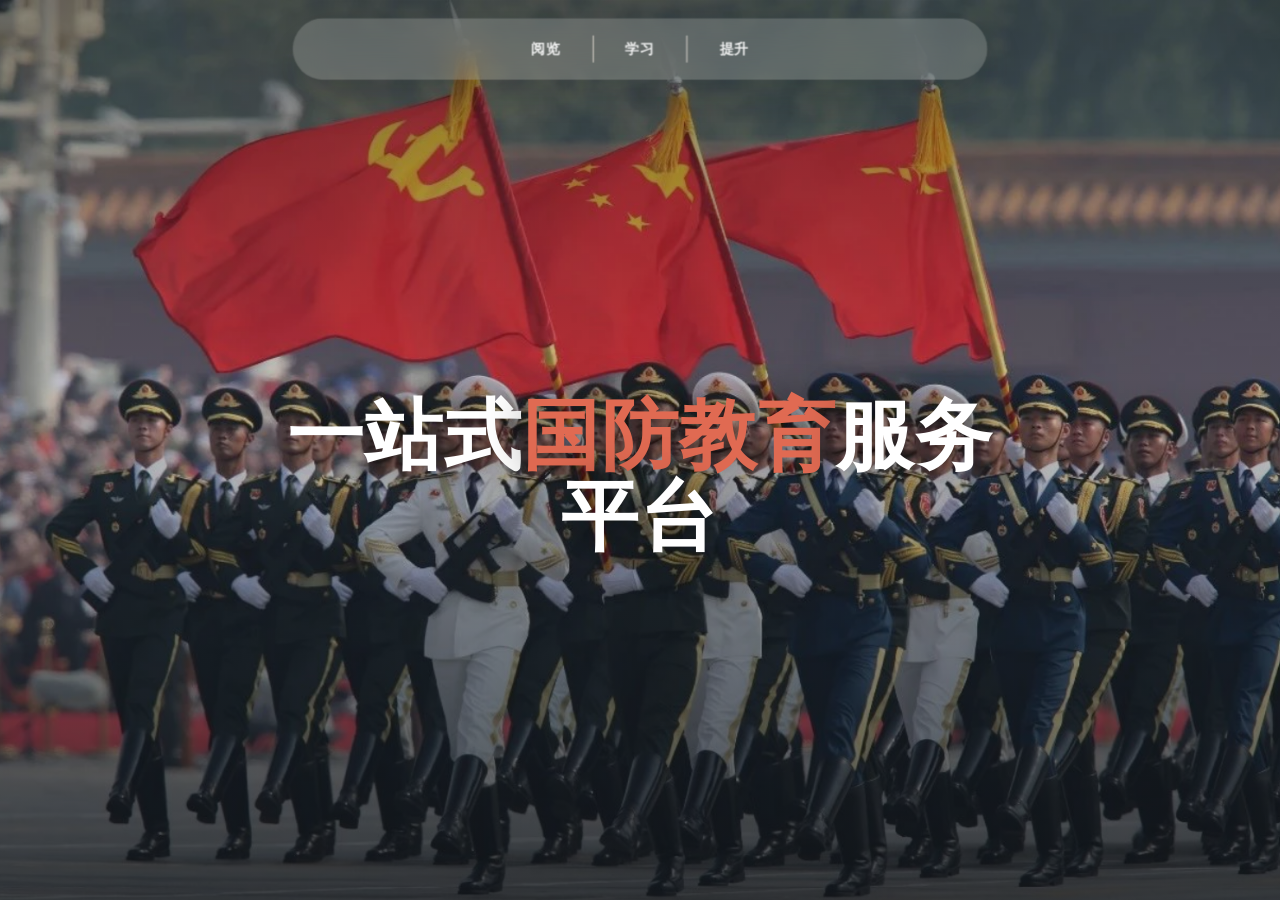
<file: index.html>
﻿<!DOCTYPE html>
<html lang="zh-CN">
<head>
<meta charset="UTF-8">
<meta name="viewport" content="width=device-width, initial-scale=1.0, viewport-fit=cover">
<title>一站式国防教育服务平台</title>
<style>
/* ====== 锐卫天演设计系统 ====== */
:root{
  --bg:#f4f3ef;
  --paper:#fffdfa;
  --paper-strong:#ffffff;
  --ink:#111817;
  --ink-soft:#26312f;
  --muted:#68736f;
  --muted-2:#8b9691;
  --line:#ddd8cf;
  --line-soft:#ece7dd;
  --accent:#8f2f22;
  --accent-dark:#5f1f18;
  --accent-soft:#f4e5df;
  --steel:#3f5158;
  --steel-light:#5a7a82;
  --shadow-soft:0 18px 50px rgba(20,28,25,.08);
  --shadow-card:0 22px 56px rgba(20,28,25,.12);
  --shadow-drop:0 20px 48px rgba(20,28,25,.16);
  --radius-lg:24px;
  --radius-md:16px;
  --radius-sm:10px;
  --topbar-height:64px;
  --topbar-floating-offset:18px;
  --topbar-floating-radius:999px;
  --topbar-floating-width:clamp(360px,33vw,600px);
  --motion-fast:180ms cubic-bezier(.2,.8,.2,1);
  --motion-smooth:520ms cubic-bezier(.2,.8,.2,1);
}
*,*::before,*::after{box-sizing:border-box;margin:0;padding:0}
html{font-size:16px}
body{font-family:"Microsoft YaHei","PingFang SC","Noto Sans SC",system-ui,sans-serif;background:radial-gradient(circle at top left,rgba(143,47,34,.08),transparent 30rem),var(--bg);color:var(--ink);line-height:1.75;-webkit-font-smoothing:antialiased;overflow:hidden;height:100vh;height:100dvh;display:flex;flex-direction:column}
body.menu-open{overflow:hidden}
body.modal-open{overflow:hidden}
button,input{font:inherit}
button{cursor:pointer}
a{text-decoration:none;color:inherit}
:focus-visible{outline:3px solid rgba(143,47,34,.32);outline-offset:4px}
.sr-only{position:absolute;width:1px;height:1px;padding:0;margin:-1px;overflow:hidden;clip:rect(0,0,0,0);white-space:nowrap;border:0}

/* ====== 顶部栏 ====== */
.topbar{position:fixed;top:var(--topbar-floating-offset);left:50%;transform:translateX(-50%) scale(.965);transform-origin:center top;z-index:50;background:rgba(255,253,250,.18);backdrop-filter:blur(18px);border:1px solid transparent;display:flex;align-items:center;justify-content:center;gap:0;padding:0 18px;min-height:var(--topbar-height);width:min(calc(100% - 36px),720px);border-radius:var(--topbar-floating-radius);box-shadow:0 18px 42px rgba(15,20,24,.16);transition:top var(--motion-smooth),width var(--motion-smooth),padding var(--motion-smooth),border-radius var(--motion-smooth),transform var(--motion-smooth),background-color var(--motion-smooth),box-shadow var(--motion-smooth),border-color var(--motion-smooth),opacity var(--motion-fast);flex-shrink:0}
.topbar.topbar--expanded{top:0;left:50%;transform:translateX(-50%) scale(1);width:100%;border-radius:0;background:rgba(255,253,250,.96);border:1px solid transparent;border-bottom-color:var(--line);box-shadow:0 1px 0 rgba(17,24,23,.02);justify-content:flex-start;padding:0 28px}
.topbar-brand{display:flex;align-items:baseline;gap:10px;color:#fff;white-space:nowrap;letter-spacing:-.03em;transition:color var(--motion-fast)}
.topbar-brand span:first-child{width:10px;height:10px;border-radius:50%;background:#f2bf6b;box-shadow:0 0 0 6px rgba(242,191,107,.16);font-size:0;flex-shrink:0;transition:background-color var(--motion-fast),box-shadow var(--motion-fast)}
.topbar-brand .txt{font-family:"Noto Serif SC","Songti SC","SimSun",serif;font-size:1.05rem;font-weight:800}
.topbar.topbar--expanded .topbar-brand{color:var(--ink)}
.topbar.topbar--expanded .topbar-brand span:first-child{background:var(--accent);box-shadow:0 0 0 6px rgba(143,47,34,.1)}
.topbar-back{display:inline-flex;align-items:center;justify-content:center;gap:6px;padding:7px 14px;border:1px solid rgba(242,191,107,.9);border-radius:999px;background:rgba(255,253,250,.18);color:#fff;font-size:.82rem;font-weight:800;backdrop-filter:blur(10px);box-shadow:0 10px 24px rgba(17,24,23,.12);margin-right:12px;transition:background-color var(--motion-fast),color var(--motion-fast),border-color var(--motion-fast),box-shadow var(--motion-fast),opacity var(--motion-fast)}
.topbar-back:hover{background:rgba(255,255,255,.26);box-shadow:0 12px 26px rgba(17,24,23,.14)}
.topbar.topbar--expanded .topbar-back{background:#fff9ef;color:var(--ink);border-color:rgba(242,191,107,.9)}
.topbar-back[hidden]{display:none}

/* Nav — dropdown groups */
.topbar-nav{display:flex;align-items:center;justify-content:center;gap:8px;overflow-x:visible;scrollbar-width:none;flex:0 1 auto;max-width:100%;white-space:nowrap;padding:0;background:transparent}
.topbar.topbar--expanded .topbar-nav{flex:1 1 auto;justify-content:center}
.topbar-nav::-webkit-scrollbar{display:none}
.nav-group-label{font-size:.92rem;font-weight:800;color:rgba(255,255,255,.92);padding:8px 18px;border:1px solid transparent;border-radius:999px;cursor:pointer;white-space:nowrap;letter-spacing:.02em;transition:background-color var(--motion-fast),color var(--motion-fast),border-color var(--motion-fast),box-shadow var(--motion-fast);user-select:none;display:flex;align-items:center;justify-content:center;gap:5px;background:transparent}
.nav-group-label:hover{background:rgba(255,255,255,.14);color:#fff;border-color:rgba(255,255,255,.12)}
.topbar.topbar--expanded .nav-group-label{color:var(--ink)}
.topbar.topbar--expanded .nav-group-label:hover{background:#f0ece4;color:var(--accent-dark);border-color:var(--line-soft)}
.nav-group-label.active,.nav-group-label[aria-current="page"]{background:rgba(255,253,250,.12);color:var(--ink);border-color:rgba(242,191,107,.9);box-shadow:0 10px 24px rgba(17,24,23,.12)}
.nav-link{position:relative;padding:8px 15px;border:1px solid transparent;border-radius:999px;background:transparent;color:rgba(255,255,255,.78);font-size:.84rem;font-weight:650;white-space:nowrap;transition:color var(--motion-fast),background-color var(--motion-fast),border-color var(--motion-fast),box-shadow var(--motion-fast),opacity var(--motion-fast);display:inline-flex}
.nav-link:hover{color:#fff;background:rgba(255,255,255,.14);border-color:rgba(255,255,255,.18);box-shadow:0 10px 22px rgba(17,24,23,.12)}
.nav-link.active,.nav-link[aria-current="page"]{color:#fff;background:rgba(17,24,23,.8);border-color:rgba(255,255,255,.16);box-shadow:0 10px 24px rgba(17,24,23,.18)}
.topbar.topbar--expanded .nav-link{color:var(--muted)}
.topbar.topbar--expanded .nav-link:hover{color:var(--ink);background:#f0ece4;border-color:var(--line-soft)}
.topbar.topbar--expanded .nav-link.active,.topbar.topbar--expanded .nav-link[aria-current="page"]{color:#fff;background:var(--ink);border-color:var(--ink);box-shadow:0 10px 24px rgba(17,24,23,.12)}
.nav-link.sim-link{color:rgba(255,255,255,.86);border-color:rgba(255,255,255,.22)}
.topbar.topbar--expanded .nav-link.sim-link{color:var(--steel);border-color:rgba(63,81,88,.18)}
.nav-link.sim-link:hover{color:var(--accent);background:var(--accent-soft);border-color:rgba(143,47,34,.22)}
.nav-group-divider{width:1px;height:28px;background:var(--line);margin:0 6px;flex-shrink:0}

/* Search — only in browse view */
.browse-search{display:flex;align-items:center;gap:7px;background:#f6f2eb;border:1px solid transparent;border-radius:999px;padding:7px 13px;transition:border-color var(--motion-fast),background-color var(--motion-fast),box-shadow var(--motion-fast);min-width:180px;flex-shrink:0;margin-left:auto}
.browse-search:focus-within{border-color:rgba(143,47,34,.45);background:#fff;box-shadow:0 10px 28px rgba(143,47,34,.08)}
.browse-search input{border:none;outline:none;background:transparent;font-size:.82rem;width:120px;color:var(--ink)}
.browse-search input::placeholder{color:var(--muted-2)}
.browse-search svg{width:15px;height:15px;color:var(--muted-2);flex-shrink:0}
.clear-search{width:22px;height:22px;border:none;border-radius:50%;background:transparent;color:var(--muted-2);display:none;align-items:center;justify-content:center;transition:background-color var(--motion-fast),color var(--motion-fast),transform var(--motion-fast);flex-shrink:0}
.clear-search.visible{display:flex}
.clear-search:hover{background:var(--accent-soft);color:var(--accent);transform:rotate(90deg)}
.topbar-toggle{display:none;background:rgba(255,255,255,.14);border:1px solid rgba(255,255,255,.18);border-radius:999px;width:40px;height:40px;color:#fff;font-size:1.1rem;align-items:center;justify-content:center;transition:box-shadow var(--motion-fast),background-color var(--motion-fast),border-color var(--motion-fast),color var(--motion-fast),opacity var(--motion-fast)}
.topbar.topbar--expanded .topbar-toggle{background:#fff;border-color:var(--line);color:var(--ink)}
.topbar-toggle:hover{box-shadow:0 12px 26px rgba(20,28,25,.1);background:rgba(255,255,255,.2)}

/* ====== 主内容容器 ====== */
.main-content{flex:1;min-height:0;overflow:hidden;position:relative;display:flex;flex-direction:column}
.topbar[hidden]{display:none}

/* ====== 门户视图 ====== */
.portal-view{flex:1;display:flex;flex-direction:column;align-items:center;justify-content:flex-start;overflow-y:auto;overflow-x:hidden;scroll-behavior:smooth;scroll-snap-type:y mandatory;overscroll-behavior-y:contain}
.portal-view[hidden]{display:none}
.portal-stage,.landing-stage{position:relative;width:100%;min-height:100dvh;display:flex;flex-direction:column;align-items:center;justify-content:center;overflow:hidden;scroll-snap-align:start;scroll-snap-stop:always}
.portal-hero-stage,.landing-hero-stage{padding:0}
.portal-chooser-stage,.landing-chooser-stage{padding:clamp(28px,4vw,56px) 32px clamp(34px,5vw,64px);background:linear-gradient(180deg,#f8f5ef 0%,#f4f1ea 100%)}

.hero{position:relative;overflow:hidden;background:#16191c;background-size:cover;background-position:center;color:#fff;padding:clamp(112px,15vw,180px) 32px clamp(72px,9vw,112px);text-align:center;width:100%;min-height:100dvh;display:flex;align-items:center;justify-content:center;flex-shrink:0}
.hero::before,.landing-hero-overlay{content:"";position:absolute;inset:0;background:linear-gradient(180deg,rgba(14,18,22,.5) 0%,rgba(14,18,22,.2) 42%,rgba(14,18,22,.78) 100%)}
.hero-content,.landing-hero-body{position:relative;z-index:1;max-width:820px;margin:0 auto;animation:heroIn .55s var(--motion-smooth) both;padding:0 24px;text-align:center}
@keyframes heroIn{from{opacity:0;transform:translateY(14px)}to{opacity:1;transform:translateY(0)}}
.hero-kicker,.landing-hero-kicker{display:inline-flex;align-items:center;gap:10px;font-size:.7rem;letter-spacing:.22em;text-transform:uppercase;color:rgba(255,255,255,.84);margin-bottom:18px;border:1px solid rgba(255,255,255,.24);padding:6px 16px;border-radius:999px;background:rgba(255,255,255,.08);backdrop-filter:blur(10px)}
.hero-kicker::before,.landing-hero-kicker::before{content:"";width:6px;height:6px;border-radius:50%;background:#e06a52;box-shadow:0 0 16px rgba(224,106,82,.8)}
.hero h1,.landing-hero-body h2{font-family:"Noto Serif SC","Songti SC","SimSun",serif;font-size:clamp(2.6rem,6vw,5.2rem);font-weight:900;line-height:1.05;letter-spacing:.02em;margin-bottom:12px;text-shadow:0 2px 42px rgba(0,0,0,.5);color:#fff}
.hero h1 .accent{color:#e06a52}
.hero .portal-subtitle,.landing-hero-body p{font-size:1.06rem;color:rgba(255,255,255,.88);max-width:700px;margin:0 auto;line-height:1.8}
.landing-hero-bg{position:absolute;inset:0;background:#16191c center/cover no-repeat}

/* Portal entry cards */
.portal-section-head,.landing-header{text-align:center;padding:0;width:100%;flex-shrink:0}
.portal-section-head h2,.landing-header h2{font-family:"Noto Serif SC","Songti SC","SimSun",serif;font-size:clamp(1.4rem,3.2vw,2rem);font-weight:900;color:var(--ink);letter-spacing:-.02em;margin-bottom:6px}
.portal-section-head p,.landing-header .landing-sub{font-size:.84rem;color:var(--muted);letter-spacing:.14em;line-height:1.8;max-width:560px;margin:0 auto}
.portal-entries,.landing-grid{display:grid;gap:24px;max-width:1180px;width:100%}
.portal-entries{grid-template-columns:1fr 1fr;padding:26px 0 0}
.portal-entries-three{grid-template-columns:repeat(3,minmax(0,1fr))}
.portal-entry,.landing-card{position:relative;display:flex;flex-direction:column;justify-content:flex-end;text-align:left;padding:20px;border:none;border-radius:var(--radius-lg);background:#16191c;cursor:pointer;overflow:hidden;box-shadow:var(--shadow-soft);transition:transform var(--motion-smooth),box-shadow var(--motion-smooth),filter var(--motion-fast);min-height:240px;animation:cardIn .48s var(--motion-smooth) forwards;animation-delay:var(--delay,0ms)}
.portal-entry{padding:30px;min-height:330px}
.portal-entry-bg,.landing-card-bg{position:absolute;inset:0;background-size:cover;background-position:center;transition:transform .9s var(--motion-smooth),filter .9s var(--motion-smooth);z-index:0}
.portal-entry::after,.landing-card::after{content:"";position:absolute;inset:0;background:linear-gradient(180deg,rgba(15,20,24,.04) 0%,rgba(15,20,24,.24) 48%,rgba(15,20,24,.82) 100%);z-index:1}
.portal-entry:hover,.landing-card:hover{transform:scale(1.015);box-shadow:var(--shadow-drop);filter:saturate(1.02)}
.portal-entry:hover .portal-entry-bg,.landing-card:hover .landing-card-bg{transform:scale(1.03)}
.portal-entry-body,.landing-card .lc-body{position:relative;z-index:2}
.portal-entry h3,.landing-card h3{font-family:"Noto Serif SC","Songti SC","SimSun",serif;font-size:1.18rem;font-weight:900;color:#fff;margin-bottom:5px;letter-spacing:-.02em;text-shadow:0 2px 14px rgba(0,0,0,.42)}
.portal-entry h3{font-size:1.5rem;margin-bottom:6px;text-shadow:0 2px 18px rgba(0,0,0,.4)}
.portal-entry p,.landing-card .lc-desc{font-size:.88rem;color:rgba(255,255,255,.9);line-height:1.7;margin-bottom:16px;text-shadow:0 1px 10px rgba(0,0,0,.35)}
.portal-entry p{max-width:430px;margin-bottom:18px;text-shadow:0 1px 12px rgba(0,0,0,.35)}
.portal-entry .entry-cta,.landing-card .lc-go{display:inline-flex;align-items:center;gap:5px;font-size:.82rem;font-weight:800;color:#fff;padding:7px 14px;border:1px solid rgba(255,255,255,.55);border-radius:999px;width:max-content;background:rgba(255,255,255,.06);backdrop-filter:blur(5px);transition:gap var(--motion-fast),background-color var(--motion-fast),border-color var(--motion-fast)}
.portal-entry .entry-cta{gap:8px;padding:9px 18px;border-color:rgba(255,255,255,.6);backdrop-filter:blur(6px)}
.portal-entry:hover .entry-cta,.landing-card:hover .lc-go{gap:9px;background:rgba(255,255,255,.16);border-color:rgba(255,255,255,.9)}
.landing-card .lc-badge{position:absolute;top:14px;right:14px;z-index:2;padding:4px 10px;border-radius:999px;font-size:.68rem;font-weight:800;background:rgba(17,24,23,.6);color:#fff;backdrop-filter:blur(6px)}
.landing-grid.cols-4{grid-template-columns:repeat(4,1fr)}
.landing-grid.cols-3{grid-template-columns:repeat(3,1fr)}
.landing-grid.cols-2{grid-template-columns:repeat(2,1fr)}
.landing-back-row{width:100%;max-width:1180px;padding:0 0 18px;flex-shrink:0}
.landing-back{display:inline-flex;align-items:center;gap:5px;padding:7px 15px;border:1px solid var(--line);border-radius:999px;background:var(--paper);color:var(--ink);font-size:.84rem;font-weight:650;cursor:pointer;white-space:nowrap;transition:all var(--motion-fast)}
.landing-back:hover{background:var(--ink);color:#fff;border-color:var(--ink);transform:translateX(-2px)}
.landing-card.accent-air{--accent-lc:#3a7bd5}.landing-card.accent-air::before{background:linear-gradient(90deg,transparent,#3a7bd5,transparent)}
.landing-card.accent-navy{--accent-lc:#1a6b8a}.landing-card.accent-navy::before{background:linear-gradient(90deg,transparent,#1a6b8a,transparent)}
.landing-card.accent-army{--accent-lc:#3d7a3d}.landing-card.accent-army::before{background:linear-gradient(90deg,transparent,#3d7a3d,transparent)}
.landing-card.accent-sim{--accent-lc:var(--steel)}.landing-card.accent-sim::before{background:linear-gradient(90deg,transparent,var(--steel),transparent)}

/* ====== 二级目录落地页 ====== */
.landing-view{flex:1;display:flex;flex-direction:column;align-items:center;justify-content:flex-start;overflow-y:auto;overflow-x:hidden;scroll-behavior:smooth;scroll-snap-type:y mandatory;overscroll-behavior-y:contain;animation:fadeIn .3s var(--motion-smooth) both}
.landing-view[hidden]{display:none}
@keyframes fadeIn{from{opacity:0;transform:translateY(8px)}to{opacity:1;transform:translateY(0)}}

/* ====== 通用内容视图 ====== */
.content-view{flex:1;display:flex;flex-direction:column;overflow:hidden;animation:fadeIn .3s var(--motion-smooth) both}
.content-view[hidden]{display:none}
.content-shell{width:100%;max-width:1060px;margin:0 auto;padding:12px 32px 36px;overflow:auto}
.content-header{margin-bottom:18px}
.content-eyebrow{display:inline-flex;align-items:center;gap:8px;padding:4px 12px;border-radius:999px;background:var(--accent-soft);color:var(--accent-dark);font-size:.72rem;font-weight:800;letter-spacing:.12em;text-transform:uppercase;margin-bottom:10px}
.content-header h2{font-family:"Noto Serif SC","Songti SC","SimSun",serif;font-size:clamp(1.5rem,4vw,2.2rem);font-weight:900;color:var(--ink);margin-bottom:6px;letter-spacing:-.02em}
.content-header p{font-size:.92rem;color:var(--muted);line-height:1.8;max-width:760px}
.content-grid{display:grid;grid-template-columns:repeat(2,minmax(0,1fr));gap:16px}
.content-card,.quiz-question,.link-item,.content-note{background:var(--paper);border:1px solid var(--line-soft);border-radius:var(--radius-lg);box-shadow:0 1px 0 rgba(17,24,23,.02)}
.content-card{padding:22px 20px}
.content-card h3{font-family:"Noto Serif SC","Songti SC","SimSun",serif;font-size:1.08rem;font-weight:900;color:var(--ink);margin-bottom:8px}
.content-card p{font-size:.88rem;color:var(--muted);line-height:1.8}
.content-note{margin-top:18px;padding:18px 20px;font-size:.85rem;color:var(--muted);line-height:1.8;background:linear-gradient(135deg,#fffaf6 0%,#fffdfa 100%)}
.link-list{display:grid;grid-template-columns:repeat(2,minmax(0,1fr));gap:14px}
.link-item{display:block;padding:18px 18px 16px;transition:transform var(--motion-fast),box-shadow var(--motion-fast),border-color var(--motion-fast)}
.link-item:hover{transform:translateY(-3px);box-shadow:var(--shadow-card);border-color:#d5ccc0}
.link-item strong{display:block;font-family:"Noto Serif SC","Songti SC","SimSun",serif;font-size:1rem;color:var(--ink);margin-bottom:6px}
.link-item p{font-size:.84rem;color:var(--muted);line-height:1.75;margin-bottom:10px}
.link-item span{font-size:.78rem;font-weight:800;color:var(--accent)}
.quiz-shell{display:grid;gap:16px}
.quiz-summary{padding:14px 18px;border-radius:999px;background:var(--accent-soft);color:var(--accent-dark);font-size:.86rem;font-weight:800;display:inline-flex;justify-self:flex-start}
.quiz-question{padding:20px}
.quiz-q-title{display:inline-flex;padding:4px 10px;border-radius:999px;background:#f3eee6;color:var(--muted);font-size:.72rem;font-weight:800;margin-bottom:10px}
.quiz-question h3{font-size:1rem;color:var(--ink);line-height:1.7;margin-bottom:14px}
.quiz-options{display:grid;gap:10px}
.quiz-option{padding:12px 14px;border:1px solid var(--line);border-radius:14px;background:#fffdfa;color:var(--ink-soft);text-align:left;transition:transform var(--motion-fast),border-color var(--motion-fast),background-color var(--motion-fast)}
.quiz-option:hover{transform:translateY(-1px);border-color:rgba(143,47,34,.35);background:#fff8f4}
.quiz-option:disabled{cursor:default;opacity:1}
.quiz-option.is-correct{background:#ecf6ee;border-color:#9dc8aa;color:#28553a}
.quiz-option.is-wrong{background:#fbeceb;border-color:#e0aaa1;color:#8f2f22}
.quiz-feedback{margin-top:12px;padding:12px 14px;border-radius:14px;background:#f7f2eb;color:var(--muted);font-size:.84rem;line-height:1.75}
.quiz-feedback strong{color:var(--ink)}

/* ====== 装备浏览视图 ====== */
.browse-view{flex:1;display:flex;flex-direction:column;overflow:hidden}
.browse-view[hidden]{display:none}
.browse-topbar{display:flex;align-items:center;gap:14px;padding:12px 28px;border-bottom:1px solid var(--line-soft);background:rgba(255,253,250,.8);flex-shrink:0;flex-wrap:wrap}
.browse-back{display:inline-flex;align-items:center;gap:5px;padding:7px 15px;border:1px solid var(--line);border-radius:999px;background:var(--paper);color:var(--ink);font-size:.84rem;font-weight:650;cursor:pointer;white-space:nowrap;transition:all var(--motion-fast)}
.browse-back:hover{background:var(--ink);color:#fff;border-color:var(--ink);transform:translateX(-2px)}
.browse-title{font-family:"Noto Serif SC","Songti SC","SimSun",serif;font-size:1.15rem;font-weight:800;color:var(--ink);flex:1}
.browse-filters{display:flex;gap:4px;flex-wrap:wrap}
.browse-filters .nav-link{font-size:.8rem;padding:6px 13px}

.results-bar{display:flex;align-items:center;justify-content:space-between;gap:16px;padding:10px 28px;flex-shrink:0}
.results-title{display:flex;align-items:baseline;gap:10px;flex-wrap:wrap}
.results-title strong{font-family:"Noto Serif SC","Songti SC","SimSun",serif;font-size:1rem;color:var(--ink)}
.results-title span{font-size:.8rem;color:var(--muted)}
.results-hint{font-size:.74rem;color:var(--muted-2)}

.cards-scroll{flex:1;overflow-y:auto;padding:0 28px 28px;-webkit-overflow-scrolling:touch}
.cards-scroll::-webkit-scrollbar{width:6px}
.cards-scroll::-webkit-scrollbar-thumb{background:var(--line);border-radius:3px}
.cat-heading{display:flex;align-items:center;gap:10px;margin:20px 0 8px;padding:8px 2px 12px;border-bottom:1px solid var(--line)}
.cat-heading h2{font-family:"Noto Serif SC","Songti SC","SimSun",serif;font-size:1.15rem;font-weight:800;color:var(--ink)}
.cat-heading .count{font-size:.72rem;color:var(--muted);background:#ebe6dd;padding:3px 10px;border-radius:999px}
.cards-grid{display:grid;grid-template-columns:repeat(auto-fill,minmax(300px,1fr));gap:16px;transition:opacity var(--motion-smooth),transform var(--motion-smooth),filter var(--motion-smooth)}
.cards-grid.is-filtering{opacity:.28;transform:translateY(10px);filter:blur(1px)}
.no-results{text-align:center;padding:60px 20px;color:var(--muted);border:1px dashed var(--line);border-radius:var(--radius-lg);background:rgba(255,253,250,.58);margin-top:20px}

/* Cards */
.card{position:relative;background:var(--paper);border:1px solid var(--line-soft);border-radius:var(--radius-lg);overflow:hidden;cursor:pointer;min-height:100%;box-shadow:0 1px 0 rgba(17,24,23,.02);transition:transform var(--motion-smooth),box-shadow var(--motion-smooth),border-color var(--motion-fast),background-color var(--motion-fast);opacity:0;animation:cardIn .48s var(--motion-smooth) forwards;animation-delay:var(--delay,0ms)}
@keyframes cardIn{from{opacity:0;transform:translateY(20px)}to{opacity:1;transform:translateY(0)}}
.card::before{content:"";position:absolute;left:18px;right:18px;top:0;height:2px;background:linear-gradient(90deg,transparent,var(--accent),transparent);transform:scaleX(0);transform-origin:left;transition:transform .46s var(--motion-smooth);z-index:2}
.card:hover,.card:focus-visible{transform:translateY(-5px);box-shadow:var(--shadow-card);border-color:#d5ccc0;background:#fff}
.card:hover::before,.card:focus-visible::before{transform:scaleX(1)}
.card:active,.card.is-pressed{transform:translateY(-2px) scale(.985)}
.card-img{position:relative;height:140px;overflow:hidden;background:#ece7dd;border-bottom:1px solid var(--line-soft)}
.card-img svg{width:100%;height:100%;display:block;transition:transform .7s var(--motion-smooth),filter .7s var(--motion-smooth);filter:saturate(.78) contrast(.98)}
.card:hover .card-img svg{transform:scale(1.035);filter:saturate(.95) contrast(1.02)}
.card-cat{position:absolute;top:12px;left:12px;z-index:1;padding:5px 10px;border-radius:999px;font-size:.7rem;background:rgba(17,24,23,.72);color:#fff;backdrop-filter:blur(8px);font-weight:700}
.card-body{padding:18px 20px 20px}
.card-eyebrow{font-size:.7rem;color:var(--accent);font-weight:800;letter-spacing:.12em;text-transform:uppercase;margin-bottom:6px}
.card-body h3{font-family:"Noto Serif SC","Songti SC","SimSun",serif;font-size:1.2rem;font-weight:900;color:var(--ink);line-height:1.32;margin-bottom:5px;letter-spacing:-.03em}
.card-body .model{font-size:.8rem;color:var(--muted-2);margin-bottom:10px;white-space:nowrap;overflow:hidden;text-overflow:ellipsis}
.card-body .excerpt{font-size:.86rem;color:var(--muted);line-height:1.7;display:-webkit-box;-webkit-line-clamp:2;-webkit-box-orient:vertical;overflow:hidden}
.card-meta{display:flex;align-items:center;justify-content:space-between;gap:12px;margin-top:16px;padding-top:13px;border-top:1px solid var(--line-soft);font-size:.76rem;color:var(--muted)}
.card-meta span:last-child{color:var(--accent);font-weight:800;transition:transform var(--motion-fast)}
.card:hover .card-meta span:last-child{transform:translateX(3px)}

/* ====== 详情弹窗 ====== */
.modal-overlay{position:fixed;inset:0;z-index:100;background:rgba(17,24,23,.72);backdrop-filter:blur(10px);display:flex;align-items:center;justify-content:center;padding:24px;visibility:hidden;opacity:0;pointer-events:none;transition:opacity var(--motion-smooth),visibility var(--motion-smooth)}
.modal-overlay.show{visibility:visible;opacity:1;pointer-events:auto}
.modal{background:var(--paper-strong);border-radius:26px;width:100%;max-width:940px;max-height:88vh;max-height:88dvh;overflow-y:auto;box-shadow:0 34px 92px rgba(0,0,0,.32);transform:translateY(28px) scale(.985);opacity:0;transition:transform var(--motion-smooth),opacity var(--motion-smooth);position:relative;border:1px solid rgba(255,255,255,.45)}
.modal-overlay.show .modal{transform:translateY(0) scale(1);opacity:1}
.modal::before{content:"";position:absolute;left:0;right:0;top:0;height:3px;background:linear-gradient(90deg,transparent,var(--accent),transparent);opacity:.9}
.modal-close{position:sticky;top:18px;float:right;z-index:10;width:42px;height:42px;border-radius:50%;background:rgba(255,255,255,.86);border:1px solid var(--line);color:var(--ink);font-size:1.05rem;cursor:pointer;display:flex;align-items:center;justify-content:center;transition:transform var(--motion-fast),background-color var(--motion-fast),color var(--motion-fast),border-color var(--motion-fast);margin:18px 18px -60px auto;box-shadow:0 12px 28px rgba(20,28,25,.1)}
.modal-close:hover{background:var(--accent);border-color:var(--accent);color:#fff;transform:rotate(90deg)}
.modal-img-wrap{position:relative;width:100%;height:280px;overflow:hidden;background:#ece7dd;border-radius:26px 26px 0 0;border-bottom:1px solid var(--line-soft)}
.modal-img-wrap svg{width:100%;height:100%;display:block;filter:saturate(.82)}
.modal-body{padding:28px 36px 38px}
.modal-tags{margin-bottom:14px;display:flex;align-items:center;gap:8px;flex-wrap:wrap}
.modal-tag,.modal-status{padding:5px 11px;border-radius:999px;font-size:.74rem;font-weight:800;border:1px solid var(--line-soft)}
.modal-tag{background:#f4f0e8;color:var(--steel)}
.tag-active{background:#e8f3ea;color:#2d6e40;border-color:#cfe5d5}
.tag-test{background:#fff4da;color:#a16207;border-color:#efd38f}
.modal-body h2{font-family:"Noto Serif SC","Songti SC","SimSun",serif;font-size:clamp(1.7rem,4vw,2.6rem);font-weight:900;color:var(--ink);line-height:1.16;letter-spacing:-.04em;margin-bottom:6px}
.modal-body .model-name{font-size:.96rem;color:var(--muted);margin-bottom:22px}
.specs-grid{display:grid;grid-template-columns:repeat(auto-fill,minmax(200px,1fr));gap:1px;margin-bottom:24px;background:var(--line);border-radius:16px;overflow:hidden;border:1px solid var(--line)}
.spec-item{display:flex;justify-content:space-between;align-items:center;gap:10px;padding:9px 13px;background:#fffdf9;font-size:.84rem}
.spec-label{color:var(--muted);font-weight:700;flex-shrink:0}
.spec-value{color:var(--ink);font-weight:750;text-align:right;word-break:break-word}
.radar-block{display:grid;grid-template-columns:280px minmax(240px,1fr);gap:24px;align-items:center;margin:22px 0 26px;padding:22px;background:linear-gradient(135deg,#f7f3ec 0%,#fffdf9 56%,#efe8dc 100%);border-radius:22px;border:1px solid #ded5c8;box-shadow:inset 0 1px 0 rgba(255,255,255,.72),0 16px 38px rgba(20,28,25,.07)}
.radar-canvas-wrap{position:relative;flex-shrink:0;justify-self:center;width:260px;height:260px;display:flex;align-items:center;justify-content:center;border-radius:50%;background:radial-gradient(circle,rgba(143,47,34,.06),transparent 62%)}
.radar-canvas-wrap::before{content:"";position:absolute;inset:18px;border-radius:50%;border:1px dashed rgba(63,81,88,.22)}
.radar-canvas-wrap canvas{position:relative;z-index:1;display:block;max-width:100%}
.radar-info{flex:1;min-width:200px}
.radar-info h4{font-size:.92rem;color:var(--ink);margin-bottom:6px;font-weight:900;letter-spacing:.05em}
.radar-note{font-size:.73rem;color:var(--muted-2);margin-bottom:14px;line-height:1.7}
.radar-row{display:grid;grid-template-columns:10px 70px minmax(80px,1fr) 46px;align-items:center;gap:8px;margin-bottom:9px;font-size:.8rem}
.radar-row .dot{width:8px;height:8px;border-radius:50%;flex-shrink:0;box-shadow:0 0 0 4px rgba(143,47,34,.08)}
.radar-row .lbl{color:var(--ink-soft);font-weight:750;white-space:nowrap}
.radar-row .bar-wrap{position:relative;height:8px;border-radius:999px;background:#e2ddd4;overflow:hidden;box-shadow:inset 0 1px 2px rgba(20,28,25,.08)}
.radar-row .bar-fill{height:100%;border-radius:999px;transition:width .8s var(--motion-smooth);box-shadow:0 0 16px currentColor}
.radar-row .val{font-family:ui-monospace,SFMono-Regular,Consolas,"Liberation Mono",monospace;font-weight:900;color:var(--ink);text-align:right;flex-shrink:0}
.radar-row .val::after{content:"/100";font-size:.6rem;color:var(--muted-2);font-weight:700;margin-left:1px}
.source-open-btn{margin-left:auto;border:1px solid rgba(143,47,34,.26);background:var(--accent-soft);color:var(--accent-dark);padding:6px 12px;border-radius:999px;font-size:.74rem;font-weight:850;transition:transform var(--motion-fast),background-color var(--motion-fast),border-color var(--motion-fast)}
.source-open-btn:hover{transform:translateY(-1px);background:#fff1ea;border-color:rgba(143,47,34,.42)}
.source-panel{margin:0 0 20px;padding:14px;border:1px solid #ead8cf;border-radius:18px;background:#fff8f4;box-shadow:0 16px 40px rgba(143,47,34,.08)}
.source-panel[hidden]{display:none}
.source-panel-head{display:flex;align-items:flex-start;justify-content:space-between;gap:12px;margin-bottom:10px}
.source-panel-head h4{font-family:"Noto Serif SC","Songti SC","SimSun",serif;font-size:.96rem;color:var(--ink);font-weight:900}
.source-panel-head p{font-size:.74rem;color:var(--muted);line-height:1.7;margin-top:3px}
.source-panel-close{width:28px;height:28px;border-radius:50%;border:1px solid rgba(143,47,34,.22);background:#fff;color:var(--accent);font-weight:900;flex-shrink:0}
.source-list{display:grid;gap:8px}
.source-link{display:grid;grid-template-columns:1fr auto;gap:6px 12px;align-items:center;padding:10px 12px;border:1px solid rgba(143,47,34,.12);border-radius:14px;background:#fff;text-decoration:none;transition:transform var(--motion-fast),border-color var(--motion-fast),box-shadow var(--motion-fast)}
.source-link:hover{transform:translateY(-1px);border-color:rgba(143,47,34,.34);box-shadow:0 10px 22px rgba(143,47,34,.08);text-decoration:none}
.source-link strong{font-size:.83rem;color:var(--ink);line-height:1.45}
.source-link span{grid-column:1/-1;font-size:.73rem;color:var(--muted);line-height:1.55}
.source-link em{font-style:normal;color:var(--accent);font-weight:900;font-size:.76rem;white-space:nowrap}
.lead{font-size:1.02rem;color:var(--ink);line-height:2;margin:8px 0 24px;text-indent:2em}
.article{display:grid;gap:20px}
.article p{font-size:.96rem;color:var(--ink-soft);line-height:2;text-indent:2em}
.article-fig{margin:0;border-radius:20px;overflow:hidden;background:#f1ede7;border:1px solid var(--line-soft)}
.article-img{width:100%;height:auto;max-height:360px;object-fit:cover;display:block;background:#151d1b}
.article-fig figcaption{padding:8px 14px;font-size:.76rem;color:var(--muted);background:rgba(255,253,250,.92)}
.desc-block{border-top:1px solid var(--line-soft);padding-top:4px}
.desc-block h4{font-family:"Noto Serif SC","Songti SC","SimSun",serif;font-size:1rem;color:var(--ink);margin:16px 0 6px;font-weight:900}
.desc-block p{font-size:.9rem;color:var(--ink-soft);line-height:1.9;margin-bottom:10px;text-indent:2em}

/* Media */
.card-img img{width:100%;height:100%;display:block;object-fit:cover;transition:transform .7s var(--motion-smooth),filter .7s var(--motion-smooth);filter:saturate(.82) contrast(.98)}
.card:hover .card-img img{transform:scale(1.035);filter:saturate(.96) contrast(1.02)}
.card-media-badge{position:absolute;right:10px;top:10px;z-index:1;padding:4px 8px;border-radius:999px;background:rgba(255,253,250,.86);color:var(--ink);font-size:.66rem;font-weight:850;box-shadow:0 8px 18px rgba(20,28,25,.12);backdrop-filter:blur(10px)}
.modal-media{border-bottom:1px solid var(--line-soft);background:#f7f3ec;border-radius:26px 26px 0 0;overflow:hidden}
.media-stage{position:relative;min-height:340px;aspect-ratio:16/9;max-height:min(400px,48dvh);background:#151d1b;display:flex;align-items:center;justify-content:center;overflow:hidden}
.media-stage img,.media-stage video{width:100%;height:100%;max-height:min(400px,48dvh);object-fit:cover;display:block;background:#151d1b}
.media-stage video{object-fit:contain;background:#0f1413}
.media-missing{width:100%;min-height:340px;display:flex;flex-direction:column;align-items:center;justify-content:center;text-align:center;color:#fff;background:linear-gradient(135deg,#151d1b,#4e211b);padding:30px}
.media-missing img{width:100%;height:100%;position:absolute;inset:0;object-fit:cover;opacity:.36;filter:saturate(.7)}
.media-missing strong,.media-missing span{position:relative;z-index:1}
.media-missing strong{font-family:"Noto Serif SC","Songti SC","SimSun",serif;font-size:1.3rem;margin-bottom:6px}
.media-missing span{font-size:.86rem;color:rgba(255,255,255,.72)}
.media-missing a{position:relative;z-index:1;margin-top:14px;padding:8px 15px;border-radius:999px;background:rgba(255,255,255,.14);border:1px solid rgba(255,255,255,.28);color:#fff;text-decoration:none;font-size:.83rem;font-weight:800;transition:background-color var(--motion-fast),transform var(--motion-fast)}
.media-missing a:hover{background:rgba(255,255,255,.24);transform:translateY(-1px)}
.media-thumbs{display:flex;gap:10px;padding:12px 16px;overflow-x:auto;background:rgba(255,253,250,.9);scrollbar-width:thin}
.media-thumb{position:relative;flex:0 0 108px;height:68px;border:2px solid transparent;border-radius:12px;overflow:hidden;background:#ebe6dd;color:var(--ink);cursor:pointer;transition:transform var(--motion-fast),border-color var(--motion-fast),box-shadow var(--motion-fast),opacity var(--motion-fast)}
.media-thumb:hover{transform:translateY(-2px);box-shadow:0 10px 22px rgba(20,28,25,.14)}
.media-thumb.active{border-color:var(--accent);box-shadow:0 0 0 3px rgba(143,47,34,.12)}
.media-thumb img{width:100%;height:100%;object-fit:cover;display:block;filter:saturate(.82)}
.media-thumb .thumb-label{position:absolute;left:5px;bottom:4px;padding:2px 5px;border-radius:999px;background:rgba(17,24,23,.74);color:#fff;font-size:.6rem;font-weight:800;backdrop-filter:blur(6px)}
.media-thumb .play-mark{position:absolute;inset:0;display:flex;align-items:center;justify-content:center;color:#fff;font-size:1.2rem;text-shadow:0 2px 10px rgba(0,0,0,.5)}
.media-thumb.fallback{opacity:.72}
.media-source{display:flex;align-items:center;justify-content:space-between;gap:10px;padding:8px 16px;background:#fffdf9;color:var(--muted);font-size:.75rem;border-top:1px solid var(--line-soft)}
.media-source a{color:var(--accent);text-decoration:none;font-weight:800}

/* ====== 响应式适配 ====== */
@media(max-width:1024px){
  .topbar{min-height:60px;padding:0 14px;width:min(calc(100% - 24px),760px);top:12px}
  .topbar.topbar--expanded{width:100%;top:0;padding:0 18px}
  .topbar-toggle{display:none}
  .topbar-nav{position:static;display:flex;flex-direction:row;align-items:center;justify-content:center;gap:8px;opacity:1;transform:none;visibility:visible;pointer-events:auto;overflow:visible;max-height:none}
  .nav-group-label{font-size:.9rem;border-radius:999px}
  .nav-group-divider{width:1px;height:28px;margin:0 6px}
  .portal-entries{padding:20px 18px;gap:16px}
  .browse-topbar{padding:10px 18px}
  .browse-filters .nav-link{font-size:.78rem;padding:5px 10px}
  .cards-scroll{padding:0 18px 24px}
  .cards-grid{grid-template-columns:repeat(auto-fill,minmax(260px,1fr))}
}
@media(max-width:768px){
  .topbar{align-items:center;padding:10px 12px;min-height:auto;width:min(calc(100% - 18px),calc(100vw - 18px));top:10px}
  .topbar.topbar--expanded{width:100%;top:0;padding:10px 14px}
  .topbar-nav{gap:6px;transform:none}
  .nav-group-label{font-size:.84rem;padding:7px 14px}
  .nav-group-divider{margin:0 4px}
  .browse-search{min-width:0;width:100%}
  .browse-search input{width:100%}
  .browse-topbar{flex-wrap:wrap}
  .hero{min-height:100svh;padding:108px 18px 44px}
  .hero h1{font-size:2.2rem}
  .portal-entries{grid-template-columns:1fr;padding:16px 14px;gap:14px}
  .portal-entry{min-height:150px;padding:24px 20px}
  .browse-topbar{flex-wrap:wrap;gap:8px}
  .cards-grid{grid-template-columns:1fr;gap:12px}
  .modal-overlay{padding:10px;align-items:flex-end}
  .modal{max-height:92vh;border-radius:22px 22px 0 0}
  .modal-img-wrap{height:200px;border-radius:22px 22px 0 0}
  .modal-body{padding:20px 16px 26px}
  .radar-block{grid-template-columns:1fr;align-items:center;padding:16px 14px}
  .radar-canvas-wrap{width:min(240px, calc(100vw - 60px));height:auto;aspect-ratio:1}
  .radar-row{grid-template-columns:8px 64px minmax(70px,1fr) 42px;gap:7px}
  .source-link{grid-template-columns:1fr}
}
@media(max-width:480px){
  .topbar{width:min(calc(100% - 14px),calc(100vw - 14px));top:8px;padding:8px 10px}
  .topbar.topbar--expanded{width:100%;top:0;padding:10px 12px}
  .topbar-nav{gap:4px}
  .nav-group-label{font-size:.78rem;padding:6px 10px}
  .nav-group-divider{margin:0 2px;height:22px}
  .topbar-brand .txt{font-size:.92rem}
  .hero h1{font-size:1.9rem}
  .hero .portal-subtitle{font-size:.92rem}
  .portal-entry h3{font-size:1.15rem}
  .card-img{height:120px}
  .modal-close{width:36px;height:36px;margin:12px 12px -50px auto}
  .specs-grid{grid-template-columns:1fr}
  .nav-group-label{font-size:.82rem}
}
@media(max-width:360px){
  .hero{padding:34px 14px 28px}
  .hero h1{font-size:1.65rem}
  .portal-entry{padding:18px 14px}
  .card-body{padding:16px 14px}
  .modal-body{padding:18px 12px 22px}
  .radar-row{grid-template-columns:6px 56px minmax(56px,1fr) 38px;gap:6px}
}
@media(prefers-reduced-motion:reduce){
  *,*::before,*::after{animation-duration:1ms!important;animation-iteration-count:1!important;transition-duration:1ms!important;scroll-behavior:auto!important}
}
/* Landing responsive */
@media(max-width:1024px){
  .landing-grid{padding:12px 18px 28px;gap:14px}
  .landing-grid.cols-4{grid-template-columns:repeat(2,1fr)}
  .landing-header{padding:32px 18px 0}
  .landing-back-row{padding:4px 18px 0}
}
@media(max-width:768px){
  .landing-grid.cols-4{grid-template-columns:1fr}
  .landing-grid.cols-3{grid-template-columns:1fr}
  .landing-grid.cols-2{grid-template-columns:1fr}
  .landing-card{min-height:150px;padding:24px 20px}
  .landing-header h2{font-size:1.5rem}
}
@media(max-width:480px){
  .landing-card{min-height:130px;padding:20px 16px}
  .landing-card h3{font-size:1.05rem}
  .landing-header h2{font-size:1.3rem}
}
</style>
<link rel="stylesheet" href="assets/css/platform-overhaul.css">
</head>
<body>

<!-- ====== Hidden compatibility nav ====== -->
<header class="topbar" id="topbar">
  <div class="topbar-brand" aria-hidden="true"></div>
  <button class="topbar-toggle" id="menuBtn" type="button" aria-label="打开分类菜单" aria-expanded="false" aria-controls="topbarNav">☰</button>
  <button class="topbar-back" id="topbarBack" type="button" hidden>← 返回</button>
  <nav class="topbar-nav" id="topbarNav" aria-label="主要栏目">
    <button class="nav-group-label" type="button" data-landing="read" aria-label="进入阅览板块主页">阅览</button>
    <div class="nav-group-divider" aria-hidden="true"></div>
    <button class="nav-group-label" type="button" data-landing="learn" aria-label="进入学习板块主页">学习</button>
    <div class="nav-group-divider" aria-hidden="true"></div>
    <button class="nav-group-label" type="button" data-landing="grow" aria-label="进入提升板块主页">提升</button>
  </nav>
</header>

<!-- ====== 主内容容器 ====== -->
<div class="main-content" id="mainContent">

  <!-- 门户视图 -->
  <section class="portal-view" id="portalView">
    <section class="portal-stage portal-hero-stage">
      <div class="hero" style="background-image:url('assets/poster/military-parade-hero.png')">
        <div class="hero-content">
          <h1>一站式<span class="accent">国防教育</span>服务平台</h1>
        </div>
      </div>
    </section>
    <section class="portal-stage portal-chooser-stage">
      <div class="portal-section-head">
        <h2>选择你的入口</h2>
      </div>
      <div class="portal-entries portal-entries-three">
        <div class="portal-entry" id="entryRead" role="button" tabindex="0" aria-label="进入阅览板块">
          <div class="portal-entry-bg" style="background-image:url('assets/equipment/j20/images/j20-01.jpg')"></div>
          <div class="portal-entry-body">
            <h3>阅览</h3>
            <p>装备介绍、新闻速览、聚焦英雄集中呈现，用真实清晰的资料支撑深度阅读与价值引导。</p>
            <span class="entry-cta">进入阅览 →</span>
          </div>
        </div>
        <div class="portal-entry" id="entryLearn" role="button" tabindex="0" aria-label="进入学习板块">
          <div class="portal-entry-bg" style="background-image:url('assets/equipment/j16/images/j16-04.jpg')"></div>
          <div class="portal-entry-body">
            <h3>学习</h3>
            <p>国防视频与知识问答搭建学习闭环，帮助国防知识从观看理解走向互动巩固。</p>
            <span class="entry-cta">进入学习 →</span>
          </div>
        </div>
        <div class="portal-entry" id="entryGrow" role="button" tabindex="0" aria-label="进入提升板块">
          <div class="portal-entry-bg" style="background-image:url('assets/equipment/z10/images/z10-01.jpg')"></div>
          <div class="portal-entry-body">
            <h3>提升</h3>
            <p>战略模拟、教育基地与复盘反馈结合，把知识转化为情境理解、判断与实践能力。</p>
            <span class="entry-cta">进入提升 →</span>
          </div>
        </div>
        <div id="entryEquip" hidden></div>
        <div id="entrySim" hidden></div>
      </div>
    </section>
  </section>

  <!-- 二级目录落地页（默认隐藏） -->
  <section class="landing-view" id="landingView" hidden>
    <section class="landing-stage landing-hero-stage">
      <div class="landing-hero-bg" id="landingHeroBg" aria-hidden="true"></div>
      <div class="landing-hero-overlay" aria-hidden="true"></div>
      <div class="landing-hero-body">
        <h2 id="landingHeroTitle"></h2>
        <p id="landingHeroDesc"></p>
      </div>
    </section>
    <section class="landing-stage landing-chooser-stage">
      <div class="landing-back-row">
        <button class="landing-back" id="landingBack" type="button">← 返回门户</button>
      </div>
      <div class="landing-header" id="landingHeader"></div>
      <div class="landing-grid" id="landingGrid"></div>
    </section>
  </section>

  <!-- 装备浏览视图（默认隐藏） -->
  <section class="browse-view" id="browseView" hidden>
    <div class="browse-topbar">
      <button class="browse-back" id="browseBack" type="button">← 返回上一级</button>
      <span class="browse-title" id="browseTitle">装备专题报道</span>
      <div class="browse-filters" id="browseFilters">
        <button class="nav-link active" type="button" data-cat="all">全部</button>
        <button class="nav-link" type="button" data-cat="airforce">空军</button>
        <button class="nav-link" type="button" data-cat="navy">海军</button>
        <button class="nav-link" type="button" data-cat="army">陆军</button>
      </div>
      <label class="browse-search" for="searchInput">
        <svg viewBox="0 0 24 24" fill="none" stroke="currentColor" stroke-width="2" aria-hidden="true"><circle cx="11" cy="11" r="8"/><path d="m21 21-4.35-4.35"/></svg>
        <span class="sr-only">搜索装备条目</span>
        <input type="search" id="searchInput" placeholder="搜索型号…" autocomplete="off" aria-label="搜索装备条目">
        <button class="clear-search" id="clearSearch" type="button" aria-label="清除搜索">×</button>
      </label>
    </div>
    <div class="results-bar" aria-live="polite">
      <div class="results-title"><strong id="resultTitle">装备专题报道</strong><span id="resultSummary">正在加载条目…</span></div>
      <div class="results-hint"></div>
    </div>
    <div class="cards-scroll" id="cardsScroll">
      <div class="cards-grid" id="cardsGrid" aria-live="polite"></div>
      <div class="no-results" id="noResults" hidden>
        <h3>未找到匹配条目</h3><p>请尝试更短的关键词，或切换到"全部"频道。</p>
      </div>
    </div>
  </section>

  <!-- 通用内容视图（默认隐藏） -->
  <section class="content-view" id="contentView" hidden>
    <div class="landing-back-row">
      <button class="landing-back" id="contentBack" type="button">← 返回上一级</button>
    </div>
    <div class="content-shell">
      <div class="content-header" id="contentHeader"></div>
      <div class="content-body" id="contentBody"></div>
    </div>
  </section>

</div><!-- /.main-content -->

<!-- ====== Modal ====== -->
<div class="modal-overlay" id="modalOverlay" aria-hidden="true">
  <article class="modal" id="modal" role="dialog" aria-modal="true" aria-labelledby="modalTitle">
    <button class="modal-close" id="modalClose" type="button" aria-label="关闭详情">✕</button>
    <div id="modalContent"></div>
  </article>
</div>

<script src="assets/data/media-manifest.js"></script>
<script>
// ====== SVG Placeholder Generator ======
function makeSVG(cat, name) {
  const P = {
    airforce:   {bg:'#e8f0f8',a:'#3a7bd5',b:'#5a9ae6',c:'#a0c8f0'},
    navy:       {bg:'#e6f0f5',a:'#1a6b8a',b:'#2e9ec0',c:'#8ad0e8'},
    army:       {bg:'#eaf5e5',a:'#3d7a3d',b:'#5a9f4a',c:'#a0d090'},
    rocket:     {bg:'#f8ece8',a:'#b84030',b:'#d96a5a',c:'#f0a090'},
    airdefense: {bg:'#efeaf8',a:'#5b3faf',b:'#7a6ad9',c:'#c0b0f0'},
    uav:        {bg:'#e6eff6',a:'#3a6a9a',b:'#5a9aca',c:'#a0c8f0'},
    space:      {bg:'#e8e8f6',a:'#3a3ac0',b:'#6a6ad8',c:'#b0b0f0'},
    infantry:   {bg:'#f5f0e5',a:'#7a6a30',b:'#9a8a4a',c:'#c8b880'}
  };
  const p=P[cat]||P.airforce;
  return '<svg xmlns="http://www.w3.org/2000/svg" width="100%" height="100%" viewBox="0 0 400 200" preserveAspectRatio="xMidYMid slice"><defs><linearGradient id="bg" x1="0" y1="0" x2="1" y2="1"><stop offset="0" stop-color="'+p.bg+'"/><stop offset="1" stop-color="'+p.a+'" stop-opacity=".12"/></linearGradient><pattern id="dot" width="28" height="28" patternUnits="userSpaceOnUse"><circle cx="14" cy="14" r=".8" fill="'+p.a+'" opacity=".08"/></pattern></defs><rect fill="url(#bg)" width="400" height="200"/><rect fill="url(#dot)" width="400" height="200"/><g transform="translate(200,105)"><ellipse cx="0" cy="0" rx="100" ry="55" fill="none" stroke="'+p.c+'" stroke-width="1" opacity=".3"/><ellipse cx="0" cy="0" rx="70" ry="35" fill="none" stroke="'+p.b+'" stroke-width="1.3" opacity=".4"/><circle cx="-45" cy="-15" r="15" fill="none" stroke="'+p.a+'" stroke-width="2.5" opacity=".5"/><circle cx="0" cy="0" r="20" fill="none" stroke="'+p.a+'" stroke-width="3" opacity=".7"/><circle cx="40" cy="10" r="12" fill="none" stroke="'+p.a+'" stroke-width="2" opacity=".4"/></g><text x="200" y="184" text-anchor="middle" fill="'+p.a+'" opacity=".35" font-size="13" font-weight="600" font-family="sans-serif">'+name+'</text></svg>';
}

// ====== CATEGORY METADATA ======
const catMeta = {
  airforce:   {name:'空军装备',icon:''},
  navy:       {name:'海军装备',icon:''},
  army:       {name:'陆军装备',icon:''},
  rocket:     {name:'火箭军',icon:''},
  airdefense: {name:'防空系统',icon:''},
  uav:        {name:'无人机系统',icon:''},
  space:      {name:'太空与电子战',icon:''},
  infantry:   {name:'单兵装备',icon:''}
};

const radarPresets = {
  airforce:   {labels:['火力打击','机动性能','隐身能力','航电系统','作战半径'],color:'#8f2f22'},
  navy:       {labels:['火力打击','防护能力','机动航速','电子战','持续作战'],color:'#8f2f22'},
  army:       {labels:['火力打击','装甲防护','机动越野','信息化','战场感知'],color:'#8f2f22'},
  rocket:     {labels:['射程覆盖','毁伤威力','命中精度','突防能力','反应速度'],color:'#8f2f22'},
  airdefense: {labels:['拦截距离','命中精度','反应速度','抗干扰','多目标能力'],color:'#8f2f22'},
  uav:        {labels:['续航时间','隐身性能','载荷能力','侦察能力','打击精度'],color:'#8f2f22'},
  space:      {labels:['覆盖范围','技术水平','抗毁能力','信息优势','体系融合'],color:'#8f2f22'},
  infantry:   {labels:['杀伤威力','射击精度','可靠耐用','人机工效','模块扩展'],color:'#8f2f22'}
};

const sourceCatalog = {
  j20:[{name:'中国军网｜隐身战斗机歼-20列装空军作战部队',url:'https://www.81.cn/2018zt/2018-02/09/content_7992910.htm',note:'列装作战部队'},{name:'中国军网｜今天，歼-20首飞10周年！',url:'https://www.81.cn/tp_207717/9966191.html',note:'首飞时间线'},{name:'央视网｜高燃！230秒解锁歼-20十四载精彩航迹',url:'https://news.cctv.com/2025/01/11/ARTIpPrIZaZzPrP9xXyMePQz250111.shtml',note:'首飞与列装节点'},{name:'央视网｜新一代隐身战斗机歼-20列装空军作战部队',url:'https://military.cctv.com/2018/02/09/ARTIQifIMHn36DQOgQ9Yq1Gi180209.shtml',note:'央视军事报道'}],
  y20:[{name:'央视网｜观察·不止于"大" 运-20十三载成长为"战略重器"',url:'https://news.cctv.com/2026/01/26/ARTIPuspVoCmV135IiPzvjUY260126.shtml',note:'200吨级、战略投送'},{name:'新华网｜中国军用大飞机有多牛？运-20可空中发射火箭',url:'https://www.xinhuanet.com/politics/2017-09/10/c_1121637202.htm',note:'机体尺寸、航程与载重'},{name:'中国军网｜"鲲鹏"云上，承载大国梦想',url:'https://www.81.cn/kj_208559/jdt_208560/10059144.html',note:'列装与"鲲鹏"代号'},{name:'中国军网｜2014珠海航展上的四件国产"镇国重器"',url:'https://www.81.cn/kj/2014-11/17/content_6226496_3.htm',note:'最大起飞重量与载重'}],
  fujian:[{name:'中国军网｜视频丨福建舰入列！回顾国之重器的震撼时刻',url:'https://www.81.cn/hj_208557/16420369.html',note:'入列、满载排水量、电磁弹射'},{name:'央视网｜福建舰，入列！',url:'https://news.cctv.cn/2025/11/07/ARTIcQHlBbWVbLgWn78K3HoW251107.shtml',note:'入列授旗与舷号'},{name:'新华网｜视频丨福建舰入列！回顾国之重器的震撼时刻',url:'https://www.xinhuanet.com/milpro/20251107/a108ed98445442bea9de4ce8653566cc/c.html',note:'三航母时代、满载排水量'},{name:'央视网｜福建舰采用平直通长飞行甲板 配置电磁弹射和阻拦装置',url:'https://news.cctv.com/2022/06/17/ARTIrVBpUQvFWzP3zz0rz5ML220617.shtml',note:'下水命名、8万余吨'}],
  shandong:[{name:'新华网｜我国第一艘国产航空母舰交付海军',url:'https://www.xinhuanet.com/politics/2019-12/17/c_1125357773.htm',note:'2019年12月17日入列、舷号17'},{name:'央视网｜我国第一艘国产航空母舰交付海军',url:'https://news.cctv.com/2019/12/17/ARTIQwxfxdh6Wi4o7Tt8aNzV191217.shtml',note:'交接入列仪式'},{name:'央视网｜首艘国产航母山东舰正式服役',url:'https://news.cctv.com/2019/12/17/ARTI7R1vD0F9gkdvIjiT115P191217.shtml',note:'双航母发展'},{name:'中国军网｜祝贺，山东舰入列两周年！',url:'https://www.81.cn/hj_208557/jdt_208558/10115785.html?big=fan',note:'入列纪念与训练发展'}],
  liaoning:[{name:'央视网｜《焦点访谈》中国首艘航母面世',url:'https://tv.cctv.com/2012/09/25/VIDE1355718737010762.shtml',note:'2012年9月25日交接入列'},{name:'新华网｜十年一舰——写在中国海军辽宁舰入列10周年之际',url:'https://www.news.cn/politics/2022-09/24/c_1129029473.htm',note:'舷号16、舰载机关键节点'},{name:'新华网｜新华社评出2012年国内十大新闻',url:'https://www.xinhuanet.com/politics/2012-12/29/c_114199280_7.htm',note:'辽宁舰交付与歼-15起降'},{name:'中国军网｜12年！今天，一起翻阅辽宁舰的成长相册',url:'https://www.81.cn/syjdt/16340620.html',note:'入列12周年回顾'}],
  type055:[{name:'中国军网｜海军055型驱逐舰南昌舰入列',url:'https://photo.81.cn/pla/2020-01/12/content_9716010.htm',note:'首舰南昌舰入列'},{name:'新华网｜8艘驱逐舰已公开亮相！南昌舰入列6周年',url:'https://www.news.cn/milpro/20260113/44f028c146664775bf8bede277211f1f/c.html',note:'112个单元通用垂直发射系统'},{name:'央视网｜首艘万吨级！南昌舰入列 有何看家本领？',url:'https://news.cctv.com/2020/01/12/ARTIixMaOa3IByNY7HdpfREn200112.shtml',note:'万吨级、垂直发射单元'},{name:'央视网｜海军055型驱逐舰南昌舰入列',url:'https://news.cctv.com/2020/01/13/ARTIv0ZwDxy5swbGHa7Q0wWG200113.shtml',note:'防空、反导、反舰、反潜能力'}],
  type052d:[{name:'新华网｜能力强大！它是大国舰阵新成员、海军攻防新利器',url:'https://www.news.cn/milpro/20260420/32c6862acf2b408187cbac4279dfebd7/c.html',note:'64枚多类型弹药、冷热共架垂发'},{name:'中国军网｜052D型驱逐舰娄底舰升级系统公开报道',url:'https://www.81.mil.cn/ChinaMilitary/BILINGUAL/16435211.html',note:'升级相控阵雷达、武器和网络系统'},{name:'央视网｜剑指"台独" 中华神盾·052D！',url:'https://v.cctv.com/2024/05/26/VIDE0gFlo6YlonECOMmKvd5A240526.shtml',note:'相控阵雷达与垂直发射区域防空导弹系统'},{name:'央视网｜中国最强驱逐舰赴俄参演 新一代"中华神盾"国际首秀',url:'https://news.cctv.com/2017/06/18/ARTIylJ4sQjNaEJlwrRTHWtm170618.shtml',note:'四面主动相控阵雷达、通用垂直发射装置'}],
  type99a:[{name:'央视网｜解码阅兵武器装备｜"陆战之王"彰显铁甲雄风',url:'https://news.cctv.com/2025/08/22/ARTIBBCNhEYLGXbo8P7jnbbb250822.shtml',note:'99A发展与主炮、发动机'},{name:'新华网｜图解中国99A坦克：轻松击穿1米厚装甲',url:'https://www.xinhuanet.com/mil/2016-02/29/c_128761263.htm',note:'125mm滑膛炮、1500马力、战斗全重'},{name:'新华网｜专家：我军99A主战坦克火力强大信息化能力出众',url:'https://www.xinhuanet.com/mil/2015-09/09/c_128211282.htm',note:'1500马力发动机与信息化能力'},{name:'中国军网｜"陆战之王"99A式坦克 今天它来了！',url:'https://www.81.cn/zt/2020nzt/zxjpqjsxzyxwmzzwbg_196319/zbzqljmb_196359/9897307.html?big=fan',note:'125毫米主炮与车辆外形'}],
  hq17a:[{name:'新华网｜野战防空导弹方队：红旗-17A防空导弹武器系统',url:'https://www.xinhuanet.com/politics/2019-10/01/c_1125063166.htm',note:'红旗-17A能力与野战防空定位'},{name:'央视新闻｜红旗-17A导弹发射车遂行伴随野战近程防空任务',url:'https://m.news.cctv.com/2019/10/05/ARTI0BaKQViApveRiUPxhf48191005.shtml',note:'发射车职责、编配与机动特点'},{name:'央视网｜走进阅兵训练场·红旗-17A',url:'https://tv.cctv.com/2019/10/06/VIDE9PofUJZwOXUH8r8EpDmN191006.shtml',note:'自主研制最新型野战防空系统'}],
  plz05a:[{name:'新华网｜05A式155毫米加榴炮："战争之神"火力强劲',url:'https://www.xinhuanet.com/mil/2015-09/06/c_128198682_3.htm',note:'05A式155毫米履带自行加榴炮定位与特点'},{name:'人民网｜05A式自行加榴炮作为远程压制武器',url:'http://military.people.com.cn/n/2015/0904/c1011-27544554.html',note:'远程压制、机动与防护能力'},{name:'国防部网｜05A式155毫米履带自行加榴炮是陆军重要压制火力',url:'http://www.mod.gov.cn/djzx/4806153.html',note:'05A式自行加榴炮公开参数与装备定位'}],
  z10:[{name:'央视网｜《兵器面面观》"霹雳火"直-10',url:'https://tv.cctv.com/2022/04/06/VIDEFgcCkHwFB2jYgQpevx53220406.shtml',note:'直-10任务定位、布局与机动能力'},{name:'新华网｜第一种国产武装直升机："陆军之鹰"',url:'https://www.xinhuanet.com/politics/2017-07/19/c_1121345878.htm',note:'武直-10研制、首飞与列装背景'},{name:'新华网｜"十"分完美--直击直十武装直升机正式亮相珠海航展',url:'https://www.xinhuanet.com/politics/2012-11/14/c_113688299.htm',note:'直-10首次正式曝光与航展亮相'}],
  zbd04a:[{name:'新华网｜ZBD04A式步兵战车：混凝土工事终结者',url:'https://www.xinhuanet.com/mil/2015-09/11/c_128215617.htm',note:'ZBD04A履带式步兵战车结构与火力'},{name:'央视网｜[军武零距离]国产04A步兵战车',url:'https://tv.cctv.com/2020/01/18/VIDEaFb9FZOM00kzhlY4KIDY200118.shtml',note:'国产04A步兵战车专题视频'},{name:'央视网｜[兵器面面观]04A履带式步兵战车体现赶超式设计理念',url:'https://tv.cctv.com/2023/08/01/VIDE78dvGi2hrzGn7Hr7uWWh230801.shtml',note:'04A履带式步兵战车设计与体系能力'}],
  phl191:[{name:'新华网｜远程火炮方队：16台191远程箱式火箭炮通过天安门',url:'https://www.news.cn/politics/20250903/570d4e6fdc7449909a9502af91dac4b3/c.html',note:'191远程箱式火箭炮特点与受阅信息'},{name:'新华网｜远程压制 精确打击——记191远程箱式火箭炮方队',url:'https://www.news.cn/politics/20250904/195b453cec9d4a4b93d0fe764249fe1f/c.html',note:'191远程箱式火箭炮火力与列装训练'},{name:'国防部英文网｜PHL-191 MLRS in Live-Fire Strike Training',url:'http://eng.mod.gov.cn/2025xb/D/V/16474534.html',note:'PHL-191远程箱式火箭炮实弹射击训练'}],
  h6k:[{name:'中国军网｜战神出击！空军轰-6K战机跨昼夜远程奔袭训练',url:'http://www.81.cn/kj_208559/jdt_208560/10210477.html',note:'轰-6K跨昼夜训练画面与公开介绍'},{name:'央视网｜解码轰-6K轰炸机',url:'https://news.cctv.com/2025/08/24/ARTIHHRT6oFdYKUNQRdNSMpz250824.shtml',note:'轰-6K能力定位与战术用途'},{name:'新华网｜中国空军轰-6K轰炸机赴南海战斗巡航',url:'https://www.xinhuanet.com/mil/2016-08/06/c_129209997.htm',note:'远海巡航公开报道'}],
  j16:[{name:'中国军网｜潜龙出击！空军歼-16战机夜间飞行训练',url:'http://www.81.cn/kj_208559/jdt_208560/10314558.html',note:'歼-16夜训与作战训练场景'},{name:'央视网｜歼-16战机跨昼夜飞行训练',url:'https://military.cctv.com/2022/07/14/ARTIAnPPRTD4Y2US0VY5bZ1J220714.shtml',note:'跨昼夜飞行训练公开画面'},{name:'央视网｜走近国产重型多用途战斗机歼-16',url:'https://tv.cctv.com/2023/06/10/VIDE5wREHkU0nhpLLQqNPh8Y230610.shtml',note:'型号定位与任务能力介绍'}]
};

// ====== EQUIPMENT DATA ======
var E = [
  {"id":"j20","c":"airforce","n":"歼-20","fn":"歼-20 \"威龙\" 隐身战斗机","rd":[98,92,98,95,88],"sp":{"类型":"第五代单座双发隐身战斗机","制造商":"成都飞机工业集团","首飞":"2011.1.11","服役":"2017年","产量":"200+架(2025)","长度":"21.2m","最大速度":"2.5马赫","作战半径":"2000+km","发动机":"涡扇-15(国产)","武器":"PL-10/12/15空空导弹","单价":"约7亿人民币"},"ds":["歼-20“威龙”是我国自主研制的第五代隐身战斗机，采用鸭式气动布局与DSI进气道、全动V型尾翼，兼具高隐身、超音速巡航与高态势感知能力，是中国空军的“国之利刃”。","2011年1月11日歼-20成功首飞，此后历经多年试飞完善；2017年正式列装空军作战部队，标志着我国成为第二个装备第五代隐身战斗机的国家。","换装国产涡扇-15发动机后，歼-20A具备了超音速巡航能力，动力与机动性大幅提升，航电与传感器融合水平也达到世界先进水准。","2025年阅兵中歼-20、歼-20A、歼-20S三型同场亮相，双座型歼-20S可充当无人僚机指挥平台，引导攻击-11等无人机群协同作战。","歼-20与歼-16、攻击-11组成“新三剑客”有人/无人编队，实现夺取制空权、猎杀敌预警机与加油机等高价值目标的战术运用。","目前歼-20现役规模已突破200架，年产量稳步提升，是维护国家空天安全、支撑战略空军转型的核心作战力量。"],"s":"active"},
  {"id":"y20","c":"airforce","n":"运-20","fn":"运-20 \"鲲鹏\" 战略运输机","rd":[96,92,90,88,86],"radarConfig":{"labels":["战略投送","装载能力","航程续航","体系支援","任务适配"],"color":"#8f2f22"},"sp":{"类型":"大型战略运输机","制造商":"西安飞机工业集团","服役":"2016年","最大起飞重量":"220吨","最大载重":"66吨","最大航程":"7800km(涡扇-20)","货舱":"20×4×4m","改型":"运油-20、空警-3000平台"},"ds":["运-20“鲲鹏”是我国自主研制的大型运输机，货舱可装载99A主战坦克与直升机，结束了“大装备运不了、远距离投不动”的历史。","运-20最大起飞重量约220吨、最大载重66吨，机舱宽大，可执行人员、装备与物资的远距离战略投送任务。","最新型运-20B换装国产涡扇-20发动机，航程突破近万公里，具备跨洲际战略投送能力，摆脱了对进口发动机的依赖。","运油-20空中加油改型解决了歼-20等战机远程作战的航程瓶颈，显著拓展了空军远海远域作战半径。","运-20多次参与海外撤侨与国际人道主义救援，向多国运送防疫物资，展现大国担当，成为空军战略投送的中坚。","截至近年运-20装备数量持续增长，与运油-20、预警机改型共同构成我国远程战略投送与支援保障体系的核心。"],"s":"active"},
  {"id":"fujian","c":"navy","n":"福建舰","fn":"003型航空母舰 \"福建舰\"","rd":[95,88,72,92,90],"sp":{"类型":"大型航空母舰(电磁弹射)","排水量":"约8万吨","长度":"约316m","入列":"2025.11.5","弹射":"电磁弹射×3","舰载机":"歼-35/歼-15T/空警-600/直-20","动力":"常规动力(综合电力)","造价":"约500亿人民币","母港":"海南三亚"},"ds":["福建舰是我国首艘电磁弹射型航空母舰，舷号18，满载排水量8万余吨，采用平直通长飞行甲板，是我国完全自主设计建造的国之重器。","福建舰配置电磁弹射和阻拦装置，是全球首艘常规动力加电磁弹射的航母，弹射加速更平稳、能量利用率更高，可适配不同机型。","2025年11月5日，福建舰在海南三亚交接入列并正式命名授旗，标志着人民海军进入“三航母时代”。","电磁弹射使福建舰可弹射歼-35、歼-15T、空警-600预警机、直-20及攻击-11无人机等全系列机型，作战效能远超滑跃起飞航母。","入列后福建舰持续进行高强度舰机适配试验，开展多航母编队协同演练，加速向“完全形成战斗力”迈进。","作为我国最新型航空母舰，福建舰大幅提升海军远海作战与体系对抗能力，是建设世界一流海军的标志性装备。"],"s":"active"},
  {"id":"shandong","c":"navy","n":"山东舰","fn":"002型航空母舰 \"山东舰\"","rd":[82,80,65,78,82],"sp":{"类型":"中型航母(滑跃)","排水量":"约6-7万吨","入列":"2019.12.17","舰载机":"歼-15(约36架)","母港":"三亚","特点":"中国首艘国产航母"},"ds":["山东舰是我国首艘自主设计建造的航空母舰，舷号17，2019年12月17日交付海军入列，实现了从引进改装到自主建造的跨越。","山东舰在辽宁舰基础上优化，缩小舰岛、扩大甲板与机库面积，满载排水量约5.5万吨，采用滑跃式飞行甲板。","山东舰可搭载约36架歼-15舰载机，入列后迅速形成体系作战能力，是中国海军重要的海上力量平台。","近年来山东舰多次率编队参与南海、台海等方向实战化训练与远海训练，检验了航母编队作战能力。","2024年，山东舰与辽宁舰完成首次双航母编队演练，展示了我国多航母协同作战能力取得重要进展。","作为首艘国产航母，山东舰锻炼培养了我国航母建造、管理与作战人才，为后续航母发展奠定坚实基础。"],"s":"active"},
  {"id":"liaoning","c":"navy","n":"辽宁舰","fn":"001型航空母舰 \"辽宁舰\"","rd":[78,75,62,72,75],"sp":{"类型":"中型航母(滑跃)","排水量":"约6万吨","入列":"2012.9.25","舰载机":"歼-15(约24架)","母港":"青岛","特点":"中国第一艘航母"},"ds":["辽宁舰是我国第一艘航空母舰，舷号16，由苏联“瓦良格”号续建改造而成，使我国跨入了航母国家的行列。","2012年9月25日辽宁舰正式交接入列，结束了中国没有航母的历史，开启了人民海军走向深蓝的新征程。","2012年11月，歼-15舰载机首次在辽宁舰上成功着舰与起飞，实现了中国航母与舰载机结合的历史性突破。","十余年来辽宁舰作为试验训练平台，培养了我国第一批舰载机飞行员和航母指挥官，为航母事业发展奠定人才基础。","辽宁舰多次组织西太平洋等远海实战化训练，持续检验和提升航母编队的远海作战能力。","作为中国航母事业的“种子舰”，辽宁舰见证并推动了中国海军由近海防御向远海防卫的战略转型。"],"s":"active"},
  {"id":"type055","c":"navy","n":"055型驱逐舰","fn":"055型 万吨级导弹驱逐舰","rd":[98,82,80,95,88],"sp":{"类型":"万吨级导弹驱逐舰","排水量":"约1.2-1.3万吨","服役":"2020年(南昌舰)","垂发":"112单元通用VLS","武器":"鹰击-21高超音速导弹、HHQ-9B","雷达":"双波段相控阵","造价":"约60亿/艘"},"ds":["055型是我国吨位最大、技术最先进的万吨级导弹驱逐舰，首舰南昌舰2020年1月入列，被誉为航母编队的“带刀护卫”。","055采用一体化桅杆与综合射频系统，将多部天线集成为少数共形天线，隐身性能与态势感知能力突出。","055配备112单元通用垂直发射系统，可兼容发射防空、反舰、反潜和对陆攻击等多型导弹，火力强大。","055可发射鹰击-21舰载高超音速反舰导弹，末端速度高、突防能力强，是航母编队的核心反舰力量。","首批8艘055型已全部入列，第二批改进型055A正在建造，持续增强人民海军的远海作战能力。","作为航母编队的“带刀护卫”，055型显著提升了海军的区域防空、反导与对海打击能力，是现代化海军的骨干。"],"s":"active"},
  {"id":"type052d","c":"navy","n":"052D型驱逐舰","fn":"052D型 导弹驱逐舰","rd":[88,72,75,85,82],"sp":{"类型":"多用途导弹驱逐舰","排水量":"约7500吨","服役":"2014年","垂发":"64单元通用VLS","武器":"HHQ-9B、鹰击-18","雷达":"346A型有源相控阵","数量":"30+艘"},"ds":["052D型是我国建造数量最多的“中华神盾”驱逐舰，首舰昆明舰2014年入列，是海军水面舰艇部队的中坚力量。","052D装备346A型有源相控阵雷达，具备强大的区域防空与多目标探测能力，可有效应对空中威胁。","052D配备64单元通用垂直发射系统，可发射海红旗-9B防空导弹、鹰击-18反舰导弹等，攻防兼备。","最新052DL型延长飞行甲板、搭载直-20反潜直升机，并换装新型雷达，反潜与反隐身能力进一步提升。","052D承担区域防空、反舰、反潜和对陆打击等多重任务，广泛参与远海训练与护航行动。","30余艘052D服役或在建，与055型共同构成我国驱逐舰部队的主力，支撑海军走向深蓝。"],"s":"active"},
  {"id":"type99a","c":"army","n":"99A式主战坦克","fn":"99A式 主战坦克","rd":[96,95,78,90,85],"sp":{"类型":"第三代信息化主战坦克","战斗全重":"约58吨","乘员":"3人","主炮":"125mm滑膛炮(自动装填)","发动机":"1500马力","最大速度":"80km/h","装甲":"复合装甲+FY-5爆反","特点":"激光压制观瞄系统"},"ds":["99A式是我国首型信息化主战坦克，被誉为“陆战之王”，2015年九三阅兵首次公开亮相，是陆军地面突击的核心力量。","99A装备125毫米滑膛炮，发射穿甲弹可在2000米距离穿透厚装甲，火力处于世界先进水平。","99A采用复合装甲与爆炸反应装甲，正面防护能力突出，并配备激光自卫系统可干扰敌方观瞄设备。","99A换装1500马力大功率发动机，机动性能大幅提升，具备良好的越野与突击能力。","99A装备数字战场管理系统，通过数据链与无人机、友邻坦克实时共享态势，实现协同攻防。","99A已大规模装备重型合成旅，显著提升陆军装甲部队的突击与信息化作战能力。"],"s":"active"},
  {"id":"hq17a","c":"army","n":"红旗-17A","fn":"红旗-17A 野战防空导弹系统","rd":[84,89,80,86,90],"sp":{"类型":"野战防空导弹系统","底盘":"履带式机动底盘","服役":"2019年后","任务":"低空/超低空防空","特点":"机动部署、反应迅速、伴随保障","用途":"陆军野战防空"},"ds":["红旗-17A是陆军野战防空体系的重要装备，主要用于伴随地面部队对抗低空、超低空空中威胁。","该系统强调机动部署和快速展开，适合在复杂地形与战术机动环境中提供区域防空掩护。","红旗-17A可对飞机、巡航导弹、空地导弹等目标实施拦截，是野战防空阵地的重要支点。","与雷达车、发射车和指挥保障力量协同后，红旗-17A能够形成较完整的机动作战防空链路。","陆军合成作战中，红旗-17A常与地面突击和纵深机动部队配套使用，提升纵深生存能力。","作为新一代陆军防空装备，它直观体现了陆军从单一火力防护向体系防护转变的趋势。"],"s":"active"},
  {"id":"plz05a","c":"army","n":"05A式自行加榴炮","fn":"05A式 155毫米履带自行加榴炮","rd":[82,87,93,84,88],"sp":{"类型":"履带式自行加榴炮","口径":"155毫米","用途":"火力压制 / 纵深打击","火控":"数字化火控系统","装填":"自动装填","机动":"履带式高机动","特点":"远程、精确、持续火力"},"ds":["05A式155毫米履带自行加榴炮是陆军部队的重要压制火力，可承担远程火力支援与纵深打击任务。","该型火炮采用履带式底盘和数字化火控系统，能够较快完成部署、瞄准和射击转换。","155毫米大口径火炮兼顾射程、威力与通用弹药适配性，是合成作战中的重要火力单元。","自动装填和数字化指挥提高了射速与射击效率，使其在复杂战场环境中具备持续压制能力。","在陆军炮兵体系里，05A式自行加榴炮常与侦察、测绘、通信和弹药保障力量协同使用。","作为现代炮兵力量的代表，它体现了陆军远程火力、机动火力和体系打击能力的融合。"],"s":"active"},
  {"id":"z10","c":"army","n":"直-10","fn":"直-10 武装直升机","rd":[86,83,82,88,80],"sp":{"类型":"专用武装直升机","制造商":"哈尔滨飞机工业集团","首飞":"2003年","服役":"2010年代","乘员":"2人","最大速度":"300km/h","武器":"23mm机炮、反坦克导弹、火箭巢","任务定位":"低空火力支援 / 反装甲","特点":"全天候低空突击"},"ds":["直-10是我国自主研制的专用武装直升机，主要承担近距离火力支援、反装甲打击和低空突击任务，是陆军航空兵的重要空中火力平台。","该机采用串列双座布局，前后座分别承担飞行和武器控制任务，能够在复杂地形和低空环境中快速发现并打击目标。","直-10可挂载反坦克导弹、火箭巢和机炮吊舱，兼顾压制火力、精确打击与伴随支援，适应多样化战场需求。","在山地、丛林和城市边缘等地形条件下，直-10能够利用机动性和低空隐蔽性迅速介入战场，增强部队突击能力。","直-10与地面合成部队、侦察分队和无人机协同后，可形成空地一体的火力闭环，提升目标发现到打击的效率。","作为陆军航空兵的代表装备，直-10体现了陆军由单纯地面突击向立体机动和空地协同转型的趋势。"],"s":"active"},
  {"id":"zbd04a","c":"army","n":"04A式步兵战车","fn":"ZBD-04A 式步兵战车","rd":[84,80,78,85,82],"sp":{"类型":"履带式步兵战车","制造商":"中国兵器工业集团","服役":"2010年代","乘员":"3+7人","主武器":"100mm主炮+30mm机炮","最大速度":"65km/h","防护":"复合装甲","特点":"两栖突击、火力伴随"},"ds":["04A式步兵战车是我国陆军机械化和合成化建设中的重要车型，能够伴随主战坦克推进并输送步兵实施协同突击。","该车采用履带式底盘，具备较强越野能力和一定两栖机动能力，适应多地形、多场景的战场环境。","ZBD-04A装备主炮、机炮和反坦克武器，兼顾对装甲目标、轻型火力点和人员集结点的压制能力。","战车内部可搭载步兵分队与通信设备，帮助步兵在机动过程中保持编组完整与战场态势联通。","在合成作战体系中，04A式步兵战车常与坦克、火炮和侦察分队协同，承担突破、跟进和清剿任务。","作为陆军重型合成旅的重要装备，它直观体现了现代陆军“机动、火力、防护、信息”并重的发展方向。"],"s":"active"},
  {"id":"phl191","c":"army","n":"PHL-191","fn":"PHL-191 远程箱式火箭炮","rd":[88,94,90,89,86],"sp":{"类型":"模块化远程火箭炮","制造商":"中国兵器工业集团","服役":"2020年代","发射方式":"箱式模块发射","射程":"数十至数百公里","弹种":"制导火箭弹、战术导弹","底盘":"高机动轮式底盘","特点":"模块化、远程精确打击"},"ds":["PHL-191是我国新一代模块化远程火箭炮系统，兼顾远程火力覆盖与精确打击能力，是陆军远程打击的重要装备。","它采用箱式模块发射结构，不同弹种和射程模块可快速更换，提升了战场适应性与保障效率。","PHL-191可发射制导火箭弹和战术导弹，能够对纵深目标、集结地域和关键节点实施快速火力压制。","高机动轮式底盘使其具备较强机动部署能力，可快速转移阵地并缩短射击准备时间。","在联合作战中，PHL-191通常与侦察、测绘和目标指示力量配合，形成发现、决策、打击的闭环链路。","作为远程精确打击体系中的代表装备，PHL-191显著增强了陆军的纵深火力投送能力。"],"s":"active"},
  {"id":"h6k","c":"airforce","n":"轰-6K","fn":"轰-6K 远程轰炸机","rd":[95,82,90,85,88],"radarConfig":{"labels":["远程打击","挂载能力","航程续航","体系协同","威慑覆盖"],"color":"#8f2f22"},"sp":{"类型":"远程轰炸机","制造商":"西安飞机工业集团","服役":"2011年后持续列装","最大航程":"约8000km+","主要武器":"长剑巡航导弹等","任务定位":"远程精确打击 / 战略巡航","特点":"远程奔袭、对海对陆兼顾"},"ds":["轰-6K是人民空军远程打击体系中的关键平台，在航程、挂载与信息化水平上较早期型号实现显著提升，承担远程巡航、对海打击与战略威慑任务。","轰-6K换装新型发动机和综合航电系统后，具备更远航程与更强任务规划能力，可携带巡航导弹等远程精确打击武器执行体系化作战任务。","依托预警机、电子战飞机、加油机和地面指挥系统支援，轰-6K能够在较远距离外实施火力投送，是联合打击链条中的重要一环。","近年来轰-6K多次参与远海远洋训练和战略巡航，持续检验复杂气象、跨昼夜和远距离奔袭条件下的部队组织与保障能力。","在对海方向，轰-6K可作为远程反舰与区域拒止力量的重要平台，与海空侦察、岸基火力和水面舰艇共同构成纵深打击体系。","在国防教育场景中，轰-6K适合用于说明“战略投送、远程威慑、体系打击”三者之间的关系，帮助理解现代空军从战术支援向战略空军转型。"],"s":"active"},
  {"id":"j16","c":"airforce","n":"歼-16","fn":"歼-16 重型多用途战斗机","rd":[90,88,84,92,89],"radarConfig":{"labels":["多用途作战","体系协同","机动性能","航电感知","对地打击"],"color":"#8f2f22"},"sp":{"类型":"双座双发多用途战斗机","制造商":"沈阳飞机工业集团","定位":"制空 / 对地 / 对海打击","特点":"载弹量大、航程远、任务弹性高","航电":"先进航电与多用途任务系统","武器":"空空导弹、精确制导弹药等","任务价值":"空军战术打击主力机型"},"ds":["歼-16是人民空军重型多用途战斗机代表型号之一，兼具制空作战与对地、对海精确打击能力，在战术打击体系中承担骨干角色。","该机采用双座双发构型，航程远、载弹量大、任务弹性高，可根据任务挂载空空导弹、精确制导弹药和电子对抗吊舱等多型载荷。","依托先进航电与雷达系统，歼-16具备较强态势感知和多目标处理能力，能够执行空战护航、压制防空、对地突击和海上目标打击等任务。","双座布局让飞行员与武器系统操作员可以分工协同，在复杂电磁环境和多目标交战条件下提升任务规划、目标识别和武器使用效率。","在体系作战中，歼-16可与歼-20、预警机、电子战飞机和无人机协同，承担火力投送、伴随掩护和战场信息节点等多重角色。","对国防教育展示而言，歼-16能够直观体现现代战斗机从单一空战平台向多用途、体系化、信息化空中作战节点转变的趋势。"],"s":"active"}
];

// ====== DOM REFS ======
const contentCatalog = {
  course:{title:'国防科普视频',subtitle:'',parent:'learn',blocks:[{title:'原理拆解',text:'适合放置3D结构拆解、武器系统原理、作战流程动画等可视化视频。'},{title:'策略讲解',text:'适合放置防空部署、无人机协同、海空联合、任务推演等策略类视频。'},{title:'战事分析',text:'适合放置经典战例、热点冲突、战术复盘和地缘态势解读视频。'},{title:'装备评价',text:'适合放置装备性能解读、型号对比、体系定位和发展脉络类视频。'},{title:'科技前沿',text:'适合放置人工智能、无人系统、电磁弹射、空天技术等国防科技内容。'},{title:'国防常识',text:'适合放置面向大众的国防知识、军兵种基础、法规常识与安全教育视频。'}]},
  news:{title:'新闻速览',subtitle:'',parent:'read',links:[{name:'中国军网',group:'官方网站',featured:true,desc:'军事新闻、部队动态、装备报道与国防专题。',url:'https://www.81.cn/',img:'assets/equipment/type052d/images/type052d-01.jpg',tags:['权威发布','部队动态','专题报道']},{name:'解放军报',group:'权威报纸',desc:'中国人民解放军机关报，适合跟进军队权威报道、评论与理论文章。',url:'http://www.81.cn/jfjbmap/index.htm',tags:['机关报','权威评论','理论文章']},{name:'中国国防报',group:'权威报纸',desc:'聚焦国防动员、双拥共建和全民国防教育的权威报纸入口。',url:'http://www.81.cn/zgzfgb/index.htm',tags:['国防教育','双拥共建','国防动员']},{name:'国防部官网',group:'官方网站',desc:'国防政策、例行记者会、权威发布与专题信息。',url:'http://www.mod.gov.cn/'},{name:'新华社军事',group:'综合新闻',desc:'新华社军事与国防报道入口，适合补充权威时政新闻。',url:'http://www.news.cn/mil/'},{name:'人民网军事',group:'综合新闻',desc:'人民网军事频道，涵盖国防、军情与国防教育相关报道。',url:'http://military.people.com.cn/'},{name:'光明网军事',group:'综合新闻',desc:'关注军事观察、国防教育与国防理论文章的综合平台。',url:'https://mil.gmw.cn/'},{name:'央视网军事',group:'综合新闻',desc:'央视军事新闻、国防报道、视频专题与公开节目。',url:'https://military.cctv.com/'},{name:'央视频军事',group:'综合新闻',desc:'央视频军事短视频与专题节目入口。',url:'https://w.yangshipin.cn/video?type=2&category=military'}]},
  heroes:{title:'聚焦英雄',subtitle:'',parent:'read'},
  bases:{title:'教育基地',subtitle:'',parent:'grow'}
};

const landingHeroMeta={
  learn:{kicker:'学习板块',title:'学习',desc:'以视频、问答和结构化知识入口搭建国防学习主屏，下拉后进入分板块选择。',bg:'assets/equipment/j16/images/j16-04.jpg',chooserTitle:'选择学习入口',chooserSubtitle:'国防视频 · 知识问答'},
  read:{kicker:'阅览板块',title:'阅览',desc:'以装备、新闻和英雄人物为主线构建沉浸式阅览首屏，下拉后进入独立专题选择页。',bg:'assets/equipment/j20/images/j20-01.jpg',chooserTitle:'选择阅览入口',chooserSubtitle:'装备介绍 · 新闻速览 · 聚焦英雄'},
  grow:{kicker:'提升板块',title:'提升',desc:'以战略模拟、教育基地和复盘能力培养为主题构建提升主屏，下拉后进入完整功能选择页。',bg:'assets/equipment/z10/images/z10-01.jpg',chooserTitle:'选择提升入口',chooserSubtitle:'战略模拟 · 教育基地'}
};

const heroTimeline=[
  {era:'革命战争时期',desc:'聚焦建军、长征、抗战、解放战争等历史阶段中的英雄人物与英雄群体。',slots:[['人物','预留代表人物卡片'],['群体','预留英雄部队/战斗集体'],['事迹','预留战斗故事与历史节点'],['精神关键词','信仰、牺牲、纪律、人民立场']]},
  {era:'新中国建设时期',desc:'聚焦保家卫国、边海防建设、国防工业奠基等阶段的典型事迹。',slots:[['人物','预留功臣模范与建设者'],['群体','预留边防、海防、科研团队'],['事迹','预留国防建设和抢险救灾线索'],['精神关键词','担当、坚守、自力更生']]},
  {era:'改革强军时期',desc:'聚焦军队现代化转型、联合作战能力建设和重大任务中的先进代表。',slots:[['人物','预留训练尖兵和任务骨干'],['群体','预留维和、护航、演训群体'],['事迹','预留转型建设与实战化训练案例'],['精神关键词','转型、精武、协同']]},
  {era:'新时代强军时期',desc:'聚焦新时代强军实践中的英雄人物、先进集体和国防科技工作者。',slots:[['人物','预留新时代官兵与科研人物'],['群体','预留航天、舰艇、空勤、边防群体'],['事迹','预留重大任务、国防科技与一线守护'],['精神关键词','强军、创新、忠诚、胜战']]}
];

const baseCatalog={
  '北京':{
    intro:'北京汇集了多类红色教育与国防教育资源，适合开展历史认知、国防启蒙与主题研学。',
    items:[
      {id:'beijing-military-museum',name:'中国人民革命军事博物馆',address:'北京市海淀区复兴路9号',intro:'中国人民革命军事博物馆是中国第一个综合类军事博物馆。',image:{src:'assets/bases/beijing/military-museum.png',alt:'中国人民革命军事博物馆实景图'},website:'https://www.beijing.gov.cn/renwen/rwzyd/bwg/zgrmgmjsbwg/202301/t20230112_2897409.html',websiteLabel:'首都之窗',tags:['北京市国防教育基地']},
      {id:'beijing-war-memorial',name:'中国人民抗日战争纪念馆',address:'北京市丰台区卢沟桥城内街101号',intro:'中国人民抗日战争纪念馆位于北京卢沟桥畔宛平城内，是全国唯一一座全面反映中国人民伟大抗日战争历史的大型综合性专题纪念馆。',image:{src:'assets/bases/beijing/war-memorial.png',alt:'中国人民抗日战争纪念馆实景图'},website:'https://www.beijing.gov.cn/renwen/rwzyd/bwg/zgrmkrjng/202301/t20230112_2897349.html',websiteLabel:'首都之窗',tags:['全国爱国主义教育示范基地']},
      {id:'beijing-jiaozhuanghu',name:'北京焦庄户地道战遗址纪念馆',address:'北京市顺义区龙湾屯镇焦庄户村纪念馆路38号',intro:'北京焦庄户地道战遗址纪念馆依托焦庄户地道战遗址建立，是集遗址保护、陈列展示和爱国主义教育于一体的红色纪念场馆。',image:{src:'assets/bases/beijing/jiaozhuanghu.png',alt:'北京焦庄户地道战遗址纪念馆实景图'},website:'https://www.beijing.gov.cn/renwen/rwzyd/qxdw/chbqyshxshy/bjjzhhddzhyzhjng/202309/t20230925_3265679.html',websiteLabel:'首都之窗',tags:['全国爱国主义教育示范基地','全国红色旅游景区']},
      {id:'beijing-yanqing-defense',name:'北京市延庆国防动员宣教基地',address:'北京市延庆区湖北西路3号（延庆区国防动员办公室地下一层）',intro:'北京市延庆国防动员宣教基地2022年9月建成，运用现代科技手段，融合国防动员、人民防空知识和自救互救技能等内容，打造集学习与实践体验为一体的多功能实训场地。',image:{src:'assets/bases/beijing/yanqing-defense.png',alt:'北京市延庆国防动员宣教基地实景图'},website:'https://www.beijing.gov.cn/ywdt/gzdt/202504/t20250416_4066034.html',websiteLabel:'首都之窗',tags:['北京市国防动员宣教基地']}
    ]
  }
};

const baseProvinceList=['北京','天津','河北','山西','内蒙古','辽宁','吉林','黑龙江','上海','江苏','浙江','安徽','福建','江西','山东','河南','湖北','湖南','广东','广西','海南','重庆','四川','贵州','云南','西藏','陕西','甘肃','青海','宁夏','新疆','香港','澳门','台湾'];

const quizBank=[
  {q:'我国的国防属于什么性质？',options:['扩张型国防','自卫型国防','同盟型国防','殖民型国防'],answer:1,explain:'我国坚持防御性国防政策，国防建设以自卫防御为根本原则。'},
  {q:'人民军队的根本宗旨是什么？',options:['听党指挥','能打胜仗','作风优良','全心全意为人民服务'],answer:3,explain:'全心全意为人民服务是人民军队的根本宗旨。'},
  {q:'我国现行兵役制度的主体形式是？',options:['志愿兵役为主','义务兵役与志愿兵役相结合','全民长期服役','完全职业化兵役'],answer:1,explain:'我国实行义务兵与志愿兵相结合、民兵与预备役相结合的兵役制度。'},
  {q:'我国把每年哪一天设立为“全民国防教育日”？',options:['9月3日','9月第3个星期六','8月1日','12月13日'],answer:1,explain:'我国将9月第三个星期六确定为全民国防教育日。'},
  {q:'中国人民抗日战争全面爆发的标志性事件是？',options:['九一八事变','西安事变','七七事变','百团大战'],answer:2,explain:'1937年七七事变标志着中国人民抗日战争全面爆发。'},
  {q:'教育基地研学的主要价值不包括？',options:['连接历史与现实','增强情境体验','替代全部课堂学习','培养家国情怀'],answer:2,explain:'教育基地研学是课堂的延伸，不是对全部课堂学习的替代。'},
  {q:'中国人民解放军建军节是每年的哪一天？',options:['7月1日','8月1日','9月30日','10月1日'],answer:1,explain:'8月1日是中国人民解放军建军节。'},
  {q:'人民军队永远不变的军魂是什么？',options:['英勇善战','听党指挥','纪律严明','艰苦奋斗'],answer:1,explain:'听党指挥是人民军队永远不变的军魂。'},
  {q:'下列哪一项属于爱国主义教育的重要内容？',options:['历史虚无主义叙事','国家安全与国防观念教育','片面娱乐化历史','淡化民族独立历程'],answer:1,explain:'爱国主义教育强调国家观念、民族精神、国家安全和国防意识等内容。'},
  {q:'抗日战争胜利纪念日是每年的哪一天？',options:['9月3日','7月7日','9月18日','12月13日'],answer:0,explain:'9月3日是中国人民抗日战争胜利纪念日。'}
];
let quizState={answered:{},correct:0};

var grid=document.getElementById('cardsGrid'),noR=document.getElementById('noResults');
var mOver=document.getElementById('modalOverlay'),mCont=document.getElementById('modalContent');
var mClose=document.getElementById('modalClose'),sIn=document.getElementById('searchInput');
var tNav=document.getElementById('topbarNav'),mBtn=document.getElementById('menuBtn');
var clearSearch=document.getElementById('clearSearch'),resultSummary=document.getElementById('resultSummary');
var portalView=document.getElementById('portalView'),browseView=document.getElementById('browseView'),contentView=document.getElementById('contentView');
var landingView=document.getElementById('landingView'),landingHeader=document.getElementById('landingHeader');
var landingGrid=document.getElementById('landingGrid'),landingBack=document.getElementById('landingBack');
var landingHeroBg=document.getElementById('landingHeroBg'),landingHeroTitle=document.getElementById('landingHeroTitle'),landingHeroDesc=document.getElementById('landingHeroDesc');
var browseTitle=document.getElementById('browseTitle'),contentHeader=document.getElementById('contentHeader'),contentBody=document.getElementById('contentBody'),contentBack=document.getElementById('contentBack');
var topbar=document.getElementById('topbar'),topbarBack=document.getElementById('topbarBack');
var state={category:'all',query:'',activeModalId:null,lastFocusedElement:null,currentView:'portal',landingType:null,contentKey:null,section:null,sectionHint:null,portalChromeMode:'floating'};
var renderTimer=null,searchTimer=null,portalChromeFrame=null;

// ====== VIEW SWITCHING ======
function syncTopbarBack(){if(!topbarBack)return;var show=state.currentView==='landing'||state.currentView==='browse'||state.currentView==='content';topbarBack.hidden=!show}
function setPortalChromeMode(mode){if(state.portalChromeMode===mode){syncTopbarBack();return}state.portalChromeMode=mode;if(!topbar)return;topbar.classList.toggle('topbar--expanded',mode==='expanded');syncTopbarBack()}
function getActiveScrollView(){if(state.currentView==='landing')return landingView;if(state.currentView==='portal')return portalView;return null}
function syncTopbarChrome(forceMode){if(forceMode){setPortalChromeMode(forceMode);return}var activeView=getActiveScrollView();if(!activeView){setPortalChromeMode('expanded');return}var scrollTop=activeView.scrollTop||0;var expandThreshold=Math.max(96,activeView.clientHeight*0.42);var collapseThreshold=28;if(state.portalChromeMode==='expanded'){if(scrollTop<=collapseThreshold){setPortalChromeMode('floating')}return}if(scrollTop>=expandThreshold){setPortalChromeMode('expanded');return}setPortalChromeMode('floating')}
function queueTopbarChromeSync(){if(portalChromeFrame)return;portalChromeFrame=requestAnimationFrame(function(){portalChromeFrame=null;syncTopbarChrome()})}
function showPortal(){document.body.dataset.view='portal';state.currentView='portal';state.landingType=null;state.contentKey=null;state.section=null;state.sectionHint=null;portalView.hidden=false;landingView.hidden=true;browseView.hidden=true;contentView.hidden=true;portalView.scrollTop=0;syncTopbarChrome('floating');updateActiveNav()}
function showLanding(type){document.body.dataset.view='landing';state.landingType=type;state.currentView='landing';state.contentKey=null;state.section=type;state.sectionHint=type;portalView.hidden=true;landingView.hidden=false;browseView.hidden=true;contentView.hidden=true;buildLanding(type);landingView.scrollTop=0;syncTopbarChrome('floating');updateActiveNav()}
function showBrowse(cat){document.body.dataset.view='browse';cat=cat||state.category||'all';state.category=cat;state.currentView='browse';state.contentKey=null;state.landingType=null;state.section='read';state.sectionHint='read';portalView.hidden=true;landingView.hidden=true;browseView.hidden=false;contentView.hidden=true;syncTopbarChrome('expanded');var cm=catMeta[cat];browseTitle.textContent=(cm?cm.name:'全部')+'装备专题';updateAllFilters();render(filterItems());document.getElementById('cardsScroll').scrollTop=0}
function showContent(key,parentType){document.body.dataset.view='content';state.currentView='content';state.contentKey=key;state.section=parentType||(contentCatalog[key]&&contentCatalog[key].parent)||state.section||state.sectionHint||'read';state.sectionHint=state.section;portalView.hidden=true;landingView.hidden=true;browseView.hidden=true;contentView.hidden=false;syncTopbarChrome('expanded');updateActiveNav();renderContentPage(key)}

function landingCard(i,actionText){
  var attrs=i.url?'data-url="'+i.url+'"':(i.cat?'data-cat="'+i.cat+'" data-parent="'+(i.parent||'read')+'"':'data-content="'+i.content+'" data-parent="'+(i.parent||'learn')+'"');
  return '<div class="landing-card '+i.cls+'" role="button" tabindex="0" '+attrs+' style="--delay:'+i.delay+'ms"><div class="landing-card-bg" style="background-image:url(\''+i.img+'\')"></div><span class="lc-badge">'+escapeHtml(i.badge||'框架')+'</span><div class="lc-body"><h3>'+escapeHtml(i.name)+'</h3><span class="lc-go">'+escapeHtml(actionText||'进入模块')+' →</span></div></div>';
}
function buildLanding(type){var hdr='',cards='',cols='cols-3';
  if(type==='learn'){hdr='<h2>选择学习入口</h2>';cols='cols-2';var arr=[{content:'course',parent:'learn',name:'国防视频',desc:'',cls:'accent-learning',delay:0,badge:'视频',img:'assets/equipment/y20/images/y20-02.jpg'},{content:'quiz',parent:'learn',name:'知识问答',desc:'',cls:'accent-learning',delay:80,badge:'问答',img:'assets/equipment/j16/images/j16-03.jpg'}];cards=arr.map(function(i){return landingCard(i,'进入学习')}).join('');}
  else if(type==='read'){hdr='<h2>选择阅览入口</h2>';var arr=[{cat:'all',parent:'read',name:'装备介绍',desc:'',cls:'accent-reading',delay:0,badge:'装备',img:'assets/equipment/j20/images/j20-02.jpg'},{content:'news',parent:'read',name:'新闻速览',desc:'',cls:'accent-reading',delay:70,badge:'新闻',img:'assets/equipment/type052d/images/type052d-01.jpg'},{content:'heroes',parent:'read',name:'聚焦英雄',desc:'',cls:'accent-reading',delay:140,badge:'人物',img:'assets/equipment/type99a/images/type99a-08.jpg'}];cards=arr.map(function(i){return landingCard(i,i.cat?'进入浏览':'进入专题')}).join('');}
  else {hdr='<h2>选择提升入口</h2>';cols='cols-3';var arr=[{url:'air-defense/index.html',name:'防空战略模拟',desc:'',cls:'accent-growth',delay:0,badge:'模拟',img:'air-defense/assets/images/missile.jpg'},{url:'drone-strategy/index.html',name:'飞控战略模拟',desc:'',cls:'accent-growth',delay:70,badge:'模拟',img:'assets/equipment/z10/images/z10-02.jpg'},{content:'bases',parent:'grow',name:'教育基地',desc:'',cls:'accent-growth',delay:140,badge:'基地',img:'assets/equipment/y20/images/y20-03.jpg'}];cards=arr.map(function(i){return landingCard(i,i.url?'进入模块':'进入框架')}).join('');}
  var heroMeta=landingHeroMeta[type]||landingHeroMeta.read;
  landingHeroBg.style.backgroundImage='url("'+heroMeta.bg+'")';
  landingHeroTitle.textContent=heroMeta.title;
  landingHeroDesc.textContent=heroMeta.desc;
  landingHeader.innerHTML=hdr;landingGrid.className='landing-grid '+cols;landingGrid.innerHTML=cards;
}

function renderCardList(items){return '<section class="framework-board"><div class="framework-ribbon">框架搭建</div><div class="content-grid">'+items.map(function(item){return '<article class="content-card"><h3>'+escapeHtml(item.title)+'</h3><p>'+escapeHtml(item.text||item.body||item.desc||'')+'</p></article>'}).join('')+'</div></section>'}
function renderLinkList(items){return '<div class="link-list">'+items.map(function(item){return '<a class="link-item" href="'+escapeHtml(item.url)+'" target="_blank" rel="noopener noreferrer"><strong>'+escapeHtml(item.name)+'</strong><p>'+escapeHtml(item.desc)+'</p><span>打开链接 ↗</span></a>'}).join('')+'</div>'}
function renderNewsPage(items){var groupsOrder=['官方网站','权威报纸','央媒军事','综合新闻','专题栏目'],groupLabels={官方网站:'官方网站',权威报纸:'权威报纸',央媒军事:'央媒军事',综合新闻:'综合新闻',专题栏目:'专题栏目'},groupNotes={官方网站:'官网类权威来源，便于核对发布与政策信息。',权威报纸:'军队与国防领域的权威报纸入口。',央媒军事:'中央媒体的军事频道与视频专题。',综合新闻:'综合媒体的军事与国防报道入口。',专题栏目:'围绕特定主题整理的专题页面。'};var list=items.slice(),feature=list.filter(function(item){return item.featured})[0]||list[0]||null;if(feature)list=list.filter(function(item){return item!==feature});var grouped={};list.forEach(function(item){var g=item.group||'综合新闻';if(!grouped[g])grouped[g]=[];grouped[g].push(item)});var groupsHtml=groupsOrder.map(function(group){var arr=grouped[group]||[];if(!arr.length)return '';return '<section class="news-group"><div class="news-group-head"><h4>'+escapeHtml(groupLabels[group]||group)+'</h4><p>'+escapeHtml(groupNotes[group]||'')+'</p></div><div class="news-group-grid">'+arr.map(function(item){return '<a class="news-source" href="'+escapeHtml(item.url)+'" target="_blank" rel="noopener noreferrer"><strong>'+escapeHtml(item.name)+'</strong><span>'+(item.tags&&item.tags[0]?escapeHtml(item.tags[0]):'访问')+' ↗</span><p>'+escapeHtml(item.desc)+'</p></a>'}).join('')+'</div></section>'}).join('');var featureHtml=feature?'<a class="news-feature" href="'+escapeHtml(feature.url)+'" target="_blank" rel="noopener noreferrer"><div class="news-feature-bg" style="background-image:url(\''+escapeHtml(feature.img||'assets/equipment/type052d/images/type052d-01.jpg')+'\')"></div><div class="news-feature-body"><span class="news-chip">主推荐</span><h3>'+escapeHtml(feature.name)+'</h3><p>'+escapeHtml(feature.desc)+'</p><div class="news-tag-row">'+(feature.tags||[]).map(function(tag){return '<span class="news-tag">'+escapeHtml(tag)+'</span>'}).join('')+'</div><span class="news-open">打开权威入口 →</span></div></a>':'';return '<section class="news-board">'+featureHtml+'</section>'+groupsHtml}
function renderHeroTimeline(){return '<section class="framework-board"><div class="framework-ribbon">时间框架</div><div class="hero-timeline">'+heroTimeline.map(function(item){return '<article class="hero-era"><h3>'+escapeHtml(item.era)+'</h3><p>'+escapeHtml(item.desc)+'</p><div class="hero-slots">'+item.slots.map(function(slot){return '<div class="hero-slot"><strong>'+escapeHtml(slot[0])+'</strong><span>'+escapeHtml(slot[1])+'</span></div>'}).join('')+'</div></article>'}).join('')+'</div></section>'}
function renderBaseItem(item){var tags=(item.tags||[]).map(function(tag){var hot=/示范基地|国防教育基地|国防动员宣教基地/.test(tag);return '<span class="base-entry-tag'+(hot?' is-emphasis':'')+'">'+escapeHtml(tag)+'</span>'}).join('');var website=item.website?'<a class="base-entry-link" href="'+escapeHtml(item.website)+'" target="_blank" rel="noopener noreferrer">'+escapeHtml(item.websiteLabel||'官网')+' ↗</a>':'<span class="base-entry-link is-muted">暂无官网</span>';return '<article class="base-entry-card"><div class="base-entry-media"><img src="'+escapeHtml((item.image&&item.image.src)||'assets/shared/placeholders/image-placeholder.svg')+'" alt="'+escapeHtml((item.image&&item.image.alt)||item.name||'基地图片')+'" loading="lazy" decoding="async"></div><div class="base-entry-body"><div class="base-entry-head"><h4>'+escapeHtml(item.name||'未命名基地')+'</h4><div class="base-entry-tags">'+tags+'</div></div><p class="base-entry-address"><strong>地址：</strong>'+escapeHtml(item.address||'')+'</p><p class="base-entry-intro">'+escapeHtml(item.intro||'')+'</p><div class="base-entry-actions">'+website+'</div></div></article>'}
function renderBaseExplorer(activeProvince){var current=activeProvince||'北京';var buttons=baseProvinceList.map(function(name){return '<button class="province-btn'+(name===current?' active':'')+'" type="button" data-province="'+escapeHtml(name)+'">'+escapeHtml(name)+'</button>'}).join('');return '<section class="base-explorer"><div class="province-map-panel"><div class="framework-ribbon">省份地图</div><div class="china-map-frame"><div class="china-map-shape" aria-hidden="true"></div><div class="province-grid">'+buttons+'</div></div></div>'+renderBasePanel(current)+'</section>'}
function renderBasePanel(province){var types=['国防教育基地','纪念馆','军事博物馆','革命遗址','烈士陵园','研学线路'];var data=baseCatalog[province];var body=data?'<p class="base-panel-intro">'+escapeHtml(data.intro)+'</p><div class="base-entry-list">'+(data.items||[]).map(renderBaseItem).join('')+'</div>':'<ul class="base-placeholder-list"><li>基地条目 1：预留名称、所在地、开放时间、适合年级。</li><li>基地条目 2：预留纪念馆/博物馆/革命遗址简介。</li><li>基地条目 3：预留预约方式、交通说明、研学任务单。</li></ul>';return '<aside class="base-list-panel" id="baseListPanel"><h3>'+escapeHtml(province)+'教育基地列表</h3><div class="base-type-row">'+types.map(function(type){return '<span>'+escapeHtml(type)+'</span>'}).join('')+'</div>'+body+'</aside>'}
function updateBaseProvince(province){var panel=document.getElementById('baseListPanel');if(panel)panel.outerHTML=renderBasePanel(province);var buttons=contentBody.querySelectorAll('.province-btn');for(var i=0;i<buttons.length;i++)buttons[i].classList.toggle('active',buttons[i].dataset.province===province)}
function renderQuiz(){quizState={answered:{},correct:0};var body=quizBank.map(function(item,idx){var opts=item.options.map(function(opt,oi){return '<button class="quiz-option" type="button" data-quiz-index="'+idx+'" data-quiz-choice="'+oi+'">'+String.fromCharCode(65+oi)+'．'+escapeHtml(opt)+'</button>'}).join('');return '<section class="quiz-question" data-quiz-card="'+idx+'"><div class="quiz-q-title">第 '+(idx+1)+' 题</div><h3>'+escapeHtml(item.q)+'</h3><div class="quiz-options">'+opts+'</div><div class="quiz-feedback" id="quiz-feedback-'+idx+'" hidden></div></section>'}).join('');return '<div class="quiz-shell"><div class="quiz-summary" id="quizSummary">已作答 0 / '+quizBank.length+' 题 · 当前得分 0</div>'+body+'</div>'}
function updateQuizSummary(){var answeredCount=Object.keys(quizState.answered).length,summary=document.getElementById('quizSummary');if(summary)summary.textContent='已作答 '+answeredCount+' / '+quizBank.length+' 题 · 当前得分 '+quizState.correct}
function renderContentPage(key){if(key==='quiz'){contentHeader.innerHTML='<h2>知识问答</h2><p></p>';contentBody.innerHTML=renderQuiz();return}var data=contentCatalog[key];if(!data)return;contentHeader.innerHTML='<h2>'+escapeHtml(data.title)+'</h2><p>'+escapeHtml(data.subtitle)+'</p>';if(key==='news'){contentBody.innerHTML=renderNewsPage(data.links);return}if(key==='heroes'){contentBody.innerHTML=renderHeroTimeline();return}if(key==='bases'){contentBody.innerHTML=renderBaseExplorer('北京');return}contentBody.innerHTML=renderCardList(data.blocks||[])}

// ====== NAV / FILTER UPDATES ======
function updateAllFilters(){var topLinks=tNav.querySelectorAll('.nav-link');for(var i=0;i<topLinks.length;i++){var active=(state.currentView==='browse'&&topLinks[i].dataset.cat===state.category)||(state.currentView==='content'&&topLinks[i].dataset.content===state.contentKey)||(state.currentView==='landing'&&topLinks[i].dataset.landing===state.landingType);topLinks[i].classList.toggle('active',active);if(active)topLinks[i].setAttribute('aria-current','page');else topLinks[i].removeAttribute('aria-current')}var labels=tNav.querySelectorAll('.nav-group-label');for(var k=0;k<labels.length;k++){var labelActive=(state.currentView==='landing'&&labels[k].dataset.landing===state.landingType)||(state.currentView==='browse'&&labels[k].dataset.landing==='read')||(state.currentView==='content'&&labels[k].dataset.landing===state.section);labels[k].classList.toggle('active',labelActive);if(labelActive)labels[k].setAttribute('aria-current','page');else labels[k].removeAttribute('aria-current')}var bf=document.getElementById('browseFilters');if(bf){var flinks=bf.querySelectorAll('.nav-link');for(var j=0;j<flinks.length;j++)flinks[j].classList.toggle('active',flinks[j].dataset.cat===state.category)}}
function updateActiveNav(){if(state.currentView==='portal'){var topLinks=tNav.querySelectorAll('.nav-link');for(var i=0;i<topLinks.length;i++){topLinks[i].classList.remove('active');topLinks[i].removeAttribute('aria-current')}var labels=tNav.querySelectorAll('.nav-group-label');for(var j=0;j<labels.length;j++){labels[j].classList.remove('active');labels[j].removeAttribute('aria-current')}return}updateAllFilters()}

// ====== INTERACTIONS ======
function scheduleRender(){clearTimeout(searchTimer);searchTimer=setTimeout(function(){render(filterItems())},90)}
function closeMenu(){document.body.classList.remove('menu-open');if(mBtn){mBtn.setAttribute('aria-expanded','false');mBtn.setAttribute('aria-label','打开分类菜单')}}
function toggleMenu(){var open=document.body.classList.toggle('menu-open');mBtn.setAttribute('aria-expanded',open?'true':'false');mBtn.setAttribute('aria-label',open?'关闭分类菜单':'打开分类菜单')}
function openItemFromCard(el){if(!el)return;var item=findItemById(el.dataset.id);if(!item)return;el.classList.add('is-pressed');setTimeout(function(){el.classList.remove('is-pressed');openModal(item,el)},120)}
function setCategory(cat){cat=cat||'all';state.category=cat;if(state.currentView==='portal'||state.currentView==='landing'){showBrowse(cat)}else{updateAllFilters();render(filterItems());document.getElementById('cardsScroll').scrollTop=0}}
function goBackFromTopbar(){if(state.currentView==='landing'){showPortal();return}if(state.currentView==='browse'){showLanding(state.section||'read');return}if(state.currentView==='content'){showLanding(state.sectionHint||state.section||'read');return}showPortal()}
function bindEvents(){document.getElementById('entryLearn').addEventListener('click',function(){showLanding('learn')});document.getElementById('entryLearn').addEventListener('keydown',function(e){if(e.key==='Enter'||e.key===' '){e.preventDefault();showLanding('learn')}});document.getElementById('entryRead').addEventListener('click',function(){showLanding('read')});document.getElementById('entryRead').addEventListener('keydown',function(e){if(e.key==='Enter'||e.key===' '){e.preventDefault();showLanding('read')}});document.getElementById('entryGrow').addEventListener('click',function(){showLanding('grow')});document.getElementById('entryGrow').addEventListener('keydown',function(e){if(e.key==='Enter'||e.key===' '){e.preventDefault();showLanding('grow')}});portalView.addEventListener('scroll',queueTopbarChromeSync,{passive:true});landingView.addEventListener('scroll',queueTopbarChromeSync,{passive:true});landingBack.addEventListener('click',showPortal);if(topbarBack)topbarBack.addEventListener('click',goBackFromTopbar);contentBack.addEventListener('click',function(){showLanding(state.section||'read')});landingGrid.addEventListener('click',function(e){var c=safeClosest(e.target,'.landing-card');if(!c)return;e.preventDefault();if(c.dataset.url){window.location.href=c.dataset.url;return}if(c.dataset.cat){setCategory(c.dataset.cat);return}if(c.dataset.content){showContent(c.dataset.content,c.dataset.parent)}});landingGrid.addEventListener('keydown',function(e){if(e.key!=='Enter'&&e.key!==' ')return;var c=safeClosest(e.target,'.landing-card');if(!c)return;e.preventDefault();if(c.dataset.url){window.location.href=c.dataset.url;return}if(c.dataset.cat){setCategory(c.dataset.cat);return}if(c.dataset.content){showContent(c.dataset.content,c.dataset.parent)}});document.getElementById('browseBack').addEventListener('click',function(){showLanding('read')});grid.addEventListener('click',function(e){var c=safeClosest(e.target,'.card[data-id]');if(c&&grid.contains(c)){e.preventDefault();openItemFromCard(c)}});grid.addEventListener('keydown',function(e){if(e.key!=='Enter'&&e.key!==' ')return;var c=safeClosest(e.target,'.card[data-id]');if(c&&grid.contains(c)){e.preventDefault();openItemFromCard(c)}});tNav.addEventListener('click',function(e){var label=safeClosest(e.target,'.nav-group-label');if(!label)return;e.preventDefault();if(label.dataset.landing){showLanding(label.dataset.landing);closeMenu()}});tNav.addEventListener('keydown',function(e){var label=safeClosest(e.target,'.nav-group-label');if(!label)return;if(e.key!=='Enter'&&e.key!==' ')return;e.preventDefault();if(label.dataset.landing){showLanding(label.dataset.landing);closeMenu()}});var bf=document.getElementById('browseFilters');bf.addEventListener('click',function(e){var b=safeClosest(e.target,'.nav-link');if(!b)return;e.preventDefault();if(b.dataset.cat)setCategory(b.dataset.cat)});sIn.addEventListener('input',function(){state.query=sIn.value.trim();if(state.query&&(state.currentView==='portal'||state.currentView==='landing'||state.currentView==='content'))showBrowse(state.category);scheduleRender()});clearSearch.addEventListener('click',function(){sIn.value='';state.query='';render(filterItems());sIn.focus()});contentBody.addEventListener('click',function(e){var province=safeClosest(e.target,'.province-btn');if(province&&contentBody.contains(province)){e.preventDefault();updateBaseProvince(province.dataset.province);return}var option=safeClosest(e.target,'.quiz-option');if(option&&contentBody.contains(option)){var qi=parseInt(option.dataset.quizIndex,10),choice=parseInt(option.dataset.quizChoice,10);if(quizState.answered[qi]!==undefined)return;quizState.answered[qi]=choice;var data=quizBank[qi],correct=choice===data.answer;if(correct)quizState.correct+=1;var wrap=contentBody.querySelector('[data-quiz-card="'+qi+'"]');if(wrap){var buttons=wrap.querySelectorAll('.quiz-option');for(var i=0;i<buttons.length;i++){buttons[i].disabled=true;if(parseInt(buttons[i].dataset.quizChoice,10)===data.answer)buttons[i].classList.add('is-correct');if(buttons[i]===option&&!correct)buttons[i].classList.add('is-wrong')}}var feedback=document.getElementById('quiz-feedback-'+qi);if(feedback){feedback.hidden=false;feedback.innerHTML='<strong>'+(correct?'回答正确':'回答错误')+'：</strong>'+escapeHtml(data.explain)}updateQuizSummary();return}});mClose.addEventListener('click',closeModal);mOver.addEventListener('click',function(e){if(e.target===mOver)closeModal()});mCont.addEventListener('click',function(e){var sourceToggle=safeClosest(e.target,'[data-source-toggle]');if(sourceToggle&&mCont.contains(sourceToggle)){var panel=document.getElementById('sourcePanel');if(panel){panel.hidden=!panel.hidden;if(!panel.hidden)panel.scrollIntoView({block:'nearest',behavior:'smooth'})}return}var sourceClose=safeClosest(e.target,'[data-source-close]');if(sourceClose&&mCont.contains(sourceClose)){var p=document.getElementById('sourcePanel');if(p)p.hidden=true;return}var b=safeClosest(e.target,'[data-media-type]');if(!b||!mCont.contains(b))return;switchModalMedia(b.dataset.mediaType,parseInt(b.dataset.mediaIndex||'0',10))});mBtn.addEventListener('click',function(e){e.stopPropagation();toggleMenu()});document.addEventListener('click',function(e){if(!safeClosest(e.target,'#topbar')&&document.body.classList.contains('menu-open'))closeMenu()});document.addEventListener('keydown',function(e){if(e.key==='Escape'){if(mOver.classList.contains('show'))closeModal();else if(document.body.classList.contains('menu-open'))closeMenu();else if(state.currentView==='landing')showPortal();else if(state.currentView==='browse')showLanding(state.section||'read');else if(state.currentView==='content'&&state.sectionHint)showLanding(state.sectionHint);else if(state.query){sIn.value='';state.query='';render(filterItems())}}})}

// ====== INIT ======
function init(){if(window.location.hash==='#grow')showLanding('grow');else showPortal();updateAllFilters();bindEvents();syncTopbarChrome(state.currentView==='portal'?'floating':'expanded');render(E)}
init();
// ====== HELPERS ======
function normalizeText(value){return String(value||'').toLowerCase().replace(/\s+/g,'').trim()}
function flattenSearchText(value){
  if(Array.isArray(value))return value.map(flattenSearchText).join(' ');
  if(value&&typeof value==='object')return Object.keys(value).map(function(k){return k+' '+flattenSearchText(value[k])}).join(' ');
  return value==null?'':String(value);
}
function getSearchText(x){
  var m=catMeta[x.c]||{name:x.c,icon:''};
  return flattenSearchText([x.n,x.fn,x.c,m.name,x.sp,x.ds]);
}
function findItemById(id){for(var i=0;i<E.length;i++){if(E[i].id===id)return E[i]}return null}
function currentCatName(){return state.category==='all'?'全部':((catMeta[state.category]&&catMeta[state.category].name)||state.category)}
function safeClosest(el,selector){while(el&&el.nodeType===1){if(el.matches&&el.matches(selector))return el;el=el.parentElement}return null}
function escapeHtml(value){return String(value==null?'':value).replace(/[&<>"']/g,function(ch){return {'&':'&amp;','<':'&lt;','>':'&gt;','"':'&quot;',"'":'&#39;'}[ch]})}
function getSources(x){return sourceCatalog[x.id]||[]}
function buildSourcePanel(x){
  var sources=getSources(x);
  if(!sources.length)return '';
  var links=sources.map(function(s){return '<a class="source-link" href="'+escapeHtml(s.url)+'" target="_blank" rel="noopener noreferrer"><strong>'+escapeHtml(s.name)+'</strong><em>打开来源 ↗</em><span>'+escapeHtml(s.note||'公开资料来源')+'</span></a>'}).join('');
  return '<section class="source-panel" id="sourcePanel" hidden><div class="source-panel-head"><div><h4>公开数据来源</h4><p>以下链接用于核对装备参数、入列节点与公开报道表述。五维评分为基于公开信息的专题化展示，并非官方战术评估。</p></div><button class="source-panel-close" type="button" data-source-close aria-label="关闭来源列表">×</button></div><div class="source-list">'+links+'</div></section>';
}

var IMAGE_PLACEHOLDER='assets/shared/placeholders/image-placeholder.svg';
var VIDEO_PLACEHOLDER='assets/shared/placeholders/video-placeholder.svg';
function getMedia(id){return window.EQUIPMENT_MEDIA&&window.EQUIPMENT_MEDIA[id]?window.EQUIPMENT_MEDIA[id]:null}
function normalizeMediaStatus(status){return status==='ready'?'verified':(status==='placeholder'?'fallback':status)}
function fallbackImage(x,index){return {src:IMAGE_PLACEHOLDER,alt:x.n+' 图片槽位 '+(index+1)+'（暂无官方公开图片）',caption:'图片 '+(index+1)+' · 暂无官方公开素材',sourceName:'本地占位',sourceUrl:'',status:'fallback',slot:index+1}}
function getMediaImages(x){var media=getMedia(x.id),imgs=media&&Array.isArray(media.images)?media.images.slice(0,7):[];for(var i=imgs.length;i<7;i++)imgs.push(fallbackImage(x,i));return imgs.map(function(img,i){return Object.assign(fallbackImage(x,i),img||{})})}
function getMediaVideo(x){var media=getMedia(x.id),v=media&&media.video?media.video:{};return Object.assign({src:'',poster:VIDEO_PLACEHOLDER,title:x.n+' 官方公开视频槽位',sourceName:'本地占位',sourceUrl:'',status:'fallback',note:'暂无官方公开视频素材'},v)}
function realImageCount(x){return getMediaImages(x).filter(function(img){var s=normalizeMediaStatus(img.status);return s!=='fallback'&&s!=='missing'}).length}
function hasRealVideo(x){var v=getMediaVideo(x),s=normalizeMediaStatus(v.status);return !!(v.src&&s!=='fallback'&&s!=='missing')}
function hasWebVideo(x){var v=getMediaVideo(x),s=normalizeMediaStatus(v.status);return !!(!v.src&&s==='web_only'&&v.sourceUrl)}
function mediaBadgeText(x){return realImageCount(x)+' / 7 图 · '+(hasRealVideo(x)?'1 视频':(hasWebVideo(x)?'网页视频':'暂无视频'))}
function imgTag(img,cls){return '<img class="'+(cls||'media-img')+'" src="'+escapeHtml(img.src||IMAGE_PLACEHOLDER)+'" alt="'+escapeHtml(img.alt||img.caption||'装备图片')+'" loading="lazy" decoding="async" onerror="this.onerror=null;this.src=\''+IMAGE_PLACEHOLDER+'\';">'}
function mediaSourceHtml(item,type){
  var statusMap={verified:'已审核官方/央媒素材',ready:'已下载公开来源素材',web_only:'公开网页可观看，未下载本地视频',generated:'本地生成兜底素材',needs_review:'素材待复核',rejected:'来源不符合规则，未入库',fallback:'暂无官方公开素材，当前显示本地占位',placeholder:'暂无官方公开素材，当前显示本地占位',missing:'暂无官方公开素材，当前显示本地占位'};
  return '<span>'+escapeHtml(type)+' · '+escapeHtml(item.sourceName||(item.status==='web_only'?'公开视频网页':'本地占位'))+' · '+(statusMap[item.status]||statusMap.fallback)+'</span>'+(item.sourceUrl?'<a href="'+escapeHtml(item.sourceUrl)+'" target="_blank" rel="noopener noreferrer">查看来源</a>':'');
}
function buildImageStage(img,x,index){return '<figure class="media-figure">'+imgTag(img,'media-img')+'</figure>'}
function buildVideoStage(video,x){
  if(video.src){return '<video controls preload="metadata" poster="'+escapeHtml(video.poster||VIDEO_PLACEHOLDER)+'" title="'+escapeHtml(video.title||x.n+' 视频')+'"><source src="'+escapeHtml(video.src)+'" type="video/mp4">当前浏览器不支持视频播放。</video>'}
  if(video.status==='web_only'&&video.sourceUrl){return '<div class="media-missing web-only"><img src="'+escapeHtml(video.poster||VIDEO_PLACEHOLDER)+'" alt="" aria-hidden="true"><strong>公开视频需联网查看</strong><span>该素材页面可匿名访问，但未找到无需鉴权、无需绕过限制的稳定本地视频文件。</span><a href="'+escapeHtml(video.sourceUrl)+'" target="_blank" rel="noopener noreferrer">打开来源视频网页</a></div>'}
  return '<div class="media-missing"><img src="'+escapeHtml(video.poster||VIDEO_PLACEHOLDER)+'" alt="" aria-hidden="true"><strong>暂无官方公开视频</strong><span>当前装备的视频槽位已保留，待补充官方或央媒公开 720p 短片。</span></div>';
}
function buildMediaGallery(x){
  var imgs=getMediaImages(x),video=getMediaVideo(x),first=imgs[0];
  var thumbs=imgs.map(function(img,i){
    var status=normalizeMediaStatus(img.status),fallback=status==='fallback'||status==='missing';
    return '<button class="media-thumb '+(i===0?'active ':'')+(fallback?'fallback':'')+'" type="button" data-media-type="image" data-media-index="'+i+'" aria-label="查看 '+escapeHtml(x.n)+' 图片 '+(i+1)+'">'+imgTag(img,'thumb-img')+'<span class="thumb-label">图 '+(i+1)+'</span></button>';
  }).join('');
  if(hasRealVideo(x)||hasWebVideo(x)){
    thumbs+='<button class="media-thumb" type="button" data-media-type="video" data-media-index="0" aria-label="查看 '+escapeHtml(x.n)+' 视频">'+imgTag({src:video.poster||VIDEO_PLACEHOLDER,alt:x.n+' 视频封面'},'thumb-img')+'<span class="play-mark">▶</span><span class="thumb-label">视频</span></button>';
  }
  return '<section class="modal-media" data-equipment-id="'+escapeHtml(x.id)+'"><div class="media-stage" id="mediaStage">'+buildImageStage(first,x,0)+'</div><div class="media-thumbs">'+thumbs+'</div><div class="media-source" id="mediaSource">'+mediaSourceHtml(first,'图片 1')+'</div></section>';
}
function pauseModalVideo(){if(!mCont||!mCont.querySelectorAll)return;var videos=mCont.querySelectorAll('video');for(var i=0;i<videos.length;i++)videos[i].pause&&videos[i].pause()}
function switchModalMedia(type,index){
  var item=findItemById(state.activeModalId);if(!item)return;
  var stage=document.getElementById('mediaStage'),source=document.getElementById('mediaSource');if(!stage||!source)return;
  pauseModalVideo();
  var label='',sourceItem=null;
  if(type==='video'){var video=getMediaVideo(item);stage.innerHTML=buildVideoStage(video,item);sourceItem=video;label='视频'}
  else{var imgs=getMediaImages(item);stage.innerHTML=buildImageStage(imgs[index]||imgs[0],item,index);sourceItem=imgs[index]||imgs[0];label='图片 '+(index+1)}
  source.innerHTML=mediaSourceHtml(sourceItem,label);
  var thumbs=mCont.querySelectorAll('.media-thumb');for(var i=0;i<thumbs.length;i++)thumbs[i].classList.remove('active');
  var active=mCont.querySelector('[data-media-type="'+type+'"][data-media-index="'+index+'"]');if(active)active.classList.add('active');
}

// ====== FILTER ======
function filterItems(){
  var q=normalizeText(state.query);
  return E.filter(function(x){
    var matchCat=state.category==='all'||x.c===state.category;
    var matchQ=!q||normalizeText(getSearchText(x)).indexOf(q)>-1;
    return matchCat&&matchQ;
  });
}

// ====== RENDER ======
function render(items){
  items=items||filterItems();
  if(renderTimer)clearTimeout(renderTimer);
  grid.classList.add('is-filtering');
  renderTimer=setTimeout(function(){
    grid.innerHTML='';
    noR.hidden=items.length!==0;
    noR.style.display=items.length?'none':'block';
    if(items.length){
      var grouped={};
      items.forEach(function(x){if(!grouped[x.c])grouped[x.c]=[];grouped[x.c].push(x)});
      if(state.category==='all'&&state.query===''){
        Object.keys(grouped).forEach(function(c){
          var h=document.createElement('div');h.className='cat-heading';h.style.gridColumn='1/-1';
          var m=catMeta[c]||{name:c,icon:''};
          h.innerHTML='<h2>'+escapeHtml(m.name)+'</h2><span class="count">'+grouped[c].length+' 条报道</span>';
          grid.appendChild(h);
          grouped[c].forEach(function(x,i){grid.appendChild(card(x,i))});
        });
      }else{
        items.forEach(function(x,i){grid.appendChild(card(x,i))});
      }
    }
    updateSummary(items.length);
    requestAnimationFrame(function(){grid.classList.remove('is-filtering')});
  },130);
}

function updateSummary(count){
  var q=state.query.trim(),summary='当前显示 '+count+' 条 · '+currentCatName();
  if(q)summary='搜索"'+q+'" · '+currentCatName()+' · '+count+' 条结果';
  if(resultSummary)resultSummary.textContent=summary;
  if(clearSearch)clearSearch.classList.toggle('visible',!!q);
}

function card(x,i){
  var d=document.createElement('article');
  d.className='card';d.setAttribute('role','button');d.setAttribute('tabindex','0');d.setAttribute('data-id',x.id);d.setAttribute('aria-label','查看 '+x.n+' 详情');
  d.style.setProperty('--delay',(i*35)+'ms');
  var m=catMeta[x.c]||{name:x.c,icon:''},primary=getMediaImages(x)[0];
  d.innerHTML='<div class="card-img"><div class="card-cat">'+escapeHtml(m.name)+'</div><div class="card-media-badge">'+mediaBadgeText(x)+'</div>'+imgTag(primary,'media-img')+'</div><div class="card-body"><div class="card-eyebrow">装备档案</div><h3>'+escapeHtml(x.n)+'</h3><div class="model">'+escapeHtml(x.fn)+'</div><div class="excerpt">'+escapeHtml(x.ds[0])+'</div><div class="card-meta"><span>'+escapeHtml(m.name)+' · 离线媒体</span><span>查看详情 →</span></div></div>';
  return d;
}

function articleFigure(img,index){
  return '<figure class="article-fig">'+imgTag(img,'article-img')+'<figcaption>图 '+(index+1)+' · '+escapeHtml(img.sourceName||'公开来源')+'</figcaption></figure>';
}

// ====== RADAR ======
function drawRadar(canvas,labels,scores,color){
  var dpr=window.devicePixelRatio||1,css=250;
  canvas.width=css*dpr;canvas.height=css*dpr;canvas.style.width=css+'px';canvas.style.height=css+'px';
  var ctx=canvas.getContext('2d');ctx.setTransform(dpr,0,0,dpr,0,0);
  var w=css,h=css,cx=w/2,cy=h/2,r=86,n=labels.length,step=(Math.PI*2)/n;
  ctx.clearRect(0,0,w,h);
  ctx.fillStyle='#fffdf9';ctx.beginPath();ctx.arc(cx,cy,r+26,0,Math.PI*2);ctx.fill();
  for(var i=1;i<=4;i++){var gr=r/4*i;ctx.beginPath();
    for(var j=0;j<=n;j++){var a=step*j-Math.PI/2,x2=cx+gr*Math.cos(a),y2=cy+gr*Math.sin(a);j===0?ctx.moveTo(x2,y2):ctx.lineTo(x2,y2);}
    ctx.closePath();ctx.strokeStyle=i===4?'rgba(63,81,88,.22)':'rgba(63,81,88,.11)';ctx.lineWidth=i===4?1.25:1;ctx.stroke();}
  for(var i2=0;i2<n;i2++){var a2=step*i2-Math.PI/2;ctx.beginPath();ctx.moveTo(cx,cy);ctx.lineTo(cx+r*Math.cos(a2),cy+r*Math.sin(a2));ctx.strokeStyle='rgba(63,81,88,.11)';ctx.lineWidth=1;ctx.stroke();}
  ctx.beginPath();
  for(var i3=0;i3<n;i3++){var a3=step*i3-Math.PI/2,sc=scores[i3]/100,x3=cx+r*sc*Math.cos(a3),y3=cy+r*sc*Math.sin(a3);i3===0?ctx.moveTo(x3,y3):ctx.lineTo(x3,y3);}
  ctx.closePath();
  var rr=parseInt(color.slice(1,3),16),gg=parseInt(color.slice(3,5),16),bb=parseInt(color.slice(5,7),16);
  var grad=ctx.createRadialGradient(cx,cy,16,cx,cy,r);grad.addColorStop(0,'rgba('+rr+','+gg+','+bb+',.28)');grad.addColorStop(1,'rgba('+rr+','+gg+','+bb+',.10)');
  ctx.fillStyle=grad;ctx.fill();ctx.strokeStyle='rgba('+rr+','+gg+','+bb+',.88)';ctx.lineWidth=2;ctx.stroke();
  for(var i4=0;i4<n;i4++){var a4=step*i4-Math.PI/2,sc2=scores[i4]/100,x4=cx+r*sc2*Math.cos(a4),y4=cy+r*sc2*Math.sin(a4);
    ctx.beginPath();ctx.arc(x4,y4,4.5,0,Math.PI*2);ctx.fillStyle='#fffdf9';ctx.fill();ctx.lineWidth=2.5;ctx.strokeStyle=color;ctx.stroke();}
  ctx.fillStyle='#26312f';ctx.font='800 10.5px "Microsoft YaHei",sans-serif';ctx.textAlign='center';ctx.textBaseline='middle';
  for(var i5=0;i5<n;i5++){var a5=step*i5-Math.PI/2,lx=cx+(r+28)*Math.cos(a5),ly=cy+(r+28)*Math.sin(a5);ctx.fillText(labels[i5],lx,ly);}
}

// ====== MODAL ======
function openModal(x,triggerEl){
  if(!x)return;
  state.activeModalId=x.id;state.lastFocusedElement=triggerEl||document.activeElement;
  var paras=x.ds&&x.ds.length?x.ds:[''];
  var imgs=getMediaImages(x);
  var lead=paras[0]||'';
  var sections='';
  for(var i=1;i<paras.length;i++){
    var img=imgs[i]||imgs[0];
    sections+=articleFigure(img,i)+'<p>'+escapeHtml(paras[i])+'</p>';
  }
  if(!sections&&imgs[1])sections=articleFigure(imgs[1],1);
  var cm=catMeta[x.c]||{name:x.c,icon:''};
  mCont.innerHTML=buildMediaGallery(x)+'<div class="modal-body"><div class="modal-tags"><span class="modal-tag">'+escapeHtml(cm.name)+'</span><span class="modal-status '+(x.s==='active'?'tag-active':'tag-test')+'">'+(x.s==='active'?'● 现役':'◎ 测试中')+'</span><button class="source-open-btn" type="button" data-source-toggle>数据来源</button></div><h2 id="modalTitle">'+escapeHtml(x.n)+'</h2><div class="model-name">'+escapeHtml(x.fn)+'</div>'+buildSourcePanel(x)+'<p class="lead">'+escapeHtml(lead)+'</p><div class="article">'+sections+'</div></div>';
  mOver.classList.add('show');mOver.setAttribute('aria-hidden','false');
  document.body.classList.add('modal-open');
  mCont.parentElement.scrollTop=0;
  setTimeout(function(){if(mClose)mClose.focus()},160);
}
function closeModal(){
  pauseModalVideo();
  if(!mOver.classList.contains('show'))return;
  mOver.classList.remove('show');mOver.setAttribute('aria-hidden','true');
  document.body.classList.remove('modal-open');
  state.activeModalId=null;
  var last=state.lastFocusedElement;
  setTimeout(function(){if(last&&document.body.contains(last))last.focus()},180);
}

</script>
</body>
</html>
</file>
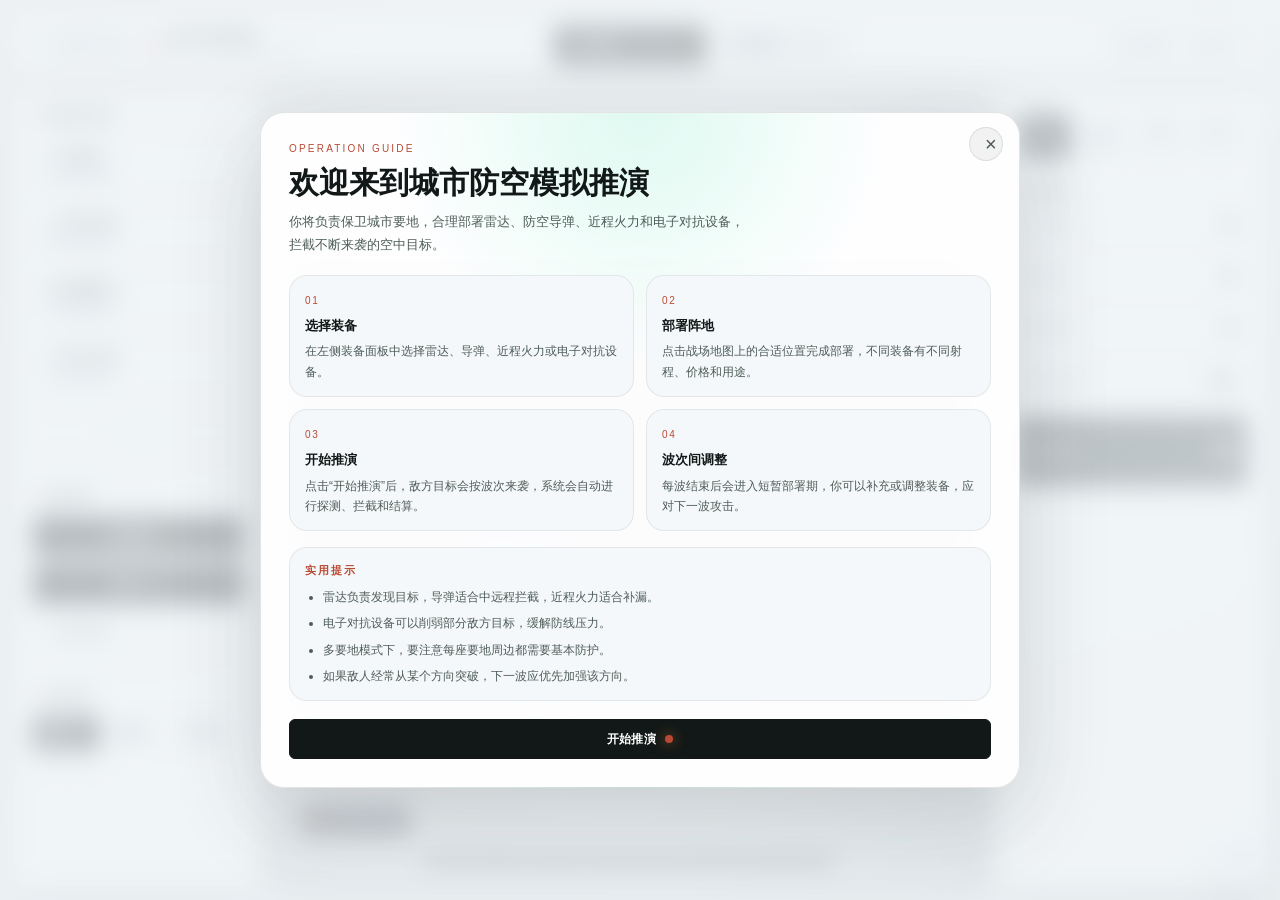
<file: air-defense/index.html>
﻿<!DOCTYPE html>
<html lang="zh-CN">
<head>
    <meta charset="UTF-8">
    <meta name="viewport" content="width=device-width, initial-scale=1.0">
    <title>城市要地防空推演 · 公开防务复盘</title>
    <link rel="stylesheet" href="css/style.css">
</head>
<body><div id="jsError" style="position:fixed;top:0;left:0;right:0;background:#ff0040;color:white;padding:8px;font-size:13px;z-index:99999;display:none;font-family:monospace;white-space:pre-wrap"></div>
<script>
window.addEventListener('error', function(e) {
    var el = document.getElementById('jsError');
    if (!el) return;
    el.style.display = 'block';
    el.textContent += '\n' + (e.message || e.error || '未知错误');
    e.preventDefault();
});
</script>
    <div class="app">
        <!-- 顶部导航栏 56px -->
        <div class="topbar">
            <button type="button" class="top-action home-action" id="btnBackHome" aria-label="返回上一级">← 返回上一级</button>
            <div class="brand-mark">
                <span class="brand-dot"></span>
                <div>
                    <div class="brand-name">防空态势复盘</div>
                    <div class="brand-kicker">2026 · 城市要地防空推演</div>
                </div>
            </div>
            <div class="tab-nav">
                <div class="tab-btn active" data-tab="combat"><span>防空推演</span><em>城市要地</em></div>
                <div class="tab-btn" data-tab="archive"><span>战报档案</span><em>历史复盘</em></div>
            </div>
            <div class="top-actions">
                <button type="button" class="top-action audio-toggle" aria-label="静音"><span></span> 静音</button>
                <button type="button" class="top-action share-action" aria-label="分享">分享 ↗</button>
            </div>
        </div>

        <!-- 主内容区 -->
        <div class="main-area">

            <!-- ====== 作战模拟 ====== -->
            <div class="tab-content active" id="combat">
                <div class="combat-layout">

                    <!-- 左侧面板 -->
                    <div class="side-panel left-panel">
                        <div class="panel-section equip-section">
                            <div class="section-title">部署防空装备</div>
                            <div class="equip-list">
                                <div class="equip-item" data-type="gun">⊙ 近防炮 <span>近程末端拦截</span></div>
                                <div class="equip-item" data-type="missile">△ 防空导弹 <span>区域防空拦截</span></div>
                                <div class="equip-item" data-type="radar">◈ 预警雷达 <span>空情预警探测</span></div>
                                <div class="equip-item" data-type="ew">◇ 电子对抗 <span>压制诱偏支援</span></div>
                            </div>
                            <div class="cancel-section">
                                <button id="btnSelectMode">✕ 取消部署</button>
                            </div>
                            <!-- 型号选择面板（内嵌） -->
                            <div class="model-panel" id="modelPanel">
                                <div class="model-header">
                                    <span class="model-title">选择装备型号</span>
                                    <span class="model-close" id="closeModelPanel">✕</span>
                                </div>
                                <div class="model-list" id="modelList"></div>
                            </div>
                        </div>

                        <div class="panel-divider"></div>

                       <div class="panel-section">
                           <div class="section-title">指挥控制</div>
                            <button id="btnStart" class="btn-primary">开始推演</button>
                            <button id="btnSpeed" class="speed-toggle" type="button" aria-pressed="false">倍速：1x</button>
                            <button id="btnReset">↻ 重置航图</button>
                        </div>

                        <div class="panel-divider"></div>

                        <div class="panel-section">
                            <div class="section-title">防守模式</div>
                            <div class="mode-tab-group" id="defenseModeTabs">
                                <button type="button" class="mode-tab active" data-city-count="1">单城市</button>
                                <button type="button" class="mode-tab" data-city-count="2">双城市</button>
                                <button type="button" class="mode-tab" data-city-count="3">三城市</button>
                            </div>
                        </div>

                    </div>

                    <!-- 中央画布 -->
                    <div class="canvas-box">
                        <div class="surface-noise"></div>
                        <div class="ocean-hero-copy">
                            <span>防空推演 · 2026复盘</span>
                            <strong>城市防空推演</strong>
                        </div>
                        <div class="voyage-meta">
                            <span>指挥中心在线</span>
                            <span>空域雷达实时</span>
                        </div>
                        <canvas id="gameCanvas" width="900" height="600"></canvas>
                        <div class="canvas-tools">
                            <label class="switch-item"><input type="checkbox" id="toggleRange" checked> 显示射程范围</label>
                        </div>
                        <div class="canvas-hint">
                            左键部署装备 · 右键删除 · 拖动调整 · 1/2/3/4 切换装备 · 空格开始 · V 切换倍速
                        </div>
                    </div>

                    <!-- 右侧面板 -->
                    <div class="side-panel right-panel">
                        <div class="sub-tab-nav">
                            <div class="sub-tab-btn active" data-subtab="stats">战斗记录</div>
                            <div class="sub-tab-btn" data-subtab="enemy-info">目标情报</div>
                            <div class="sub-tab-btn" data-subtab="terrain-info">地形</div>
                            <div class="sub-tab-btn" data-subtab="battle-log">日志</div>
                        </div>

                        <div class="sub-tab-content active" id="subtab-stats">
                            <div class="section-title">战场统计</div>
                            <div class="data-list">
                                <div class="data-row"><span>来袭目标</span><span id="dataTotal">0</span></div>
                                <div class="data-row"><span>已拦截</span><span id="dataKill">0</span></div>
                                <div class="data-row"><span>突防成功</span><span id="dataBreak">0</span></div>
                               <div class="data-row"><span>拦截成功率</span><span id="dataRate">0%</span></div>
                           </div>
                            <div class="score-area">
                                <span>防空评分</span>
                                <span id="dataScore">0</span>
                            </div>
                        </div>

                        <div class="sub-tab-content" id="subtab-enemy-info">
                            <div class="section-title">威胁情报</div>
                            <div class="enemy-info-list" id="enemyInfoList"></div>
                        </div>

                        <div class="sub-tab-content" id="subtab-terrain-info">
                            <div class="section-title">地形规则</div>
                            <div class="terrain-info-list" id="terrainInfoList"></div>
                        </div>

                        <div class="sub-tab-content" id="subtab-battle-log">
                            <div class="section-title">战斗日志</div>
                            <div class="battle-log-list" id="battleLogList"></div>
                        </div>
                    </div>

                </div><!-- /.combat-layout -->
                <div class="equip-tooltip" id="equipTooltip"></div>
            </div><!-- /#combat -->

            <!-- ====== 战报档案 ====== -->
            <div class="tab-content" id="archive">
                <div class="science-layout archive-layout">
                    <div class="science-side archive-side">
                        <div class="archive-side-head">
                            <div>
                                <div class="section-title">战报索引</div>
                                <div class="archive-count" id="reportArchiveCount">0 份归档</div>
                            </div>
                            <button type="button" class="archive-clear-btn" id="btnClearReports">清空</button>
                        </div>
                        <div class="science-nav-list report-archive-list" id="reportArchiveList"></div>
                    </div>
                    <div class="science-main archive-main">
                        <div class="science-content archive-content" id="reportArchiveContent"></div>
                    </div>
                </div>
            </div>

        </div><!-- /.main-area -->
    </div><!-- /.app -->

    <div class="tutorial-guide light" id="tutorialGuide" role="dialog" aria-modal="true" aria-labelledby="tutorialTitle">
        <div class="tutorial-panel">
            <button type="button" class="tutorial-close" id="btnCloseTutorial" aria-label="关闭操作指南">×</button>
            <div class="tutorial-eyebrow">OPERATION GUIDE</div>
            <h2 id="tutorialTitle">欢迎来到城市防空模拟推演</h2>
            <p class="tutorial-intro">你将负责保卫城市要地，合理部署雷达、防空导弹、近程火力和电子对抗设备，拦截不断来袭的空中目标。</p>

            <div class="tutorial-grid">
                <div class="tutorial-card">
                    <span>01</span>
                    <strong>选择装备</strong>
                    <p>在左侧装备面板中选择雷达、导弹、近程火力或电子对抗设备。</p>
                </div>
                <div class="tutorial-card">
                    <span>02</span>
                    <strong>部署阵地</strong>
                    <p>点击战场地图上的合适位置完成部署，不同装备有不同射程、价格和用途。</p>
                </div>
                <div class="tutorial-card">
                    <span>03</span>
                    <strong>开始推演</strong>
                    <p>点击“开始推演”后，敌方目标会按波次来袭，系统会自动进行探测、拦截和结算。</p>
                </div>
                <div class="tutorial-card">
                    <span>04</span>
                    <strong>波次间调整</strong>
                    <p>每波结束后会进入短暂部署期，你可以补充或调整装备，应对下一波攻击。</p>
                </div>
            </div>

            <div class="tutorial-tip">
                <strong>实用提示</strong>
                <ul>
                    <li>雷达负责发现目标，导弹适合中远程拦截，近程火力适合补漏。</li>
                    <li>电子对抗设备可以削弱部分敌方目标，缓解防线压力。</li>
                    <li>多要地模式下，要注意每座要地周边都需要基本防护。</li>
                    <li>如果敌人经常从某个方向突破，下一波应优先加强该方向。</li>
                </ul>
            </div>

            <button type="button" class="tutorial-start btn-primary" id="btnStartTutorial">开始推演</button>
        </div>
    </div>

    <button type="button" class="tutorial-help-button" id="btnOpenTutorial" title="查看玩法" aria-label="查看玩法">?</button>

    <script src="js/utils.js"></script>
    <script src="js/data.js"></script>
    <script src="js/map.js"></script>
    <script src="js/equipment.js"></script>
    <script src="js/enemy.js"></script>
    <script src="js/combat.js"></script>
    <script src="js/effect.js"></script>
    <script src="js/ui.js"></script>
    <script src="js/main.js"></script>
</body>
</html>
</file>
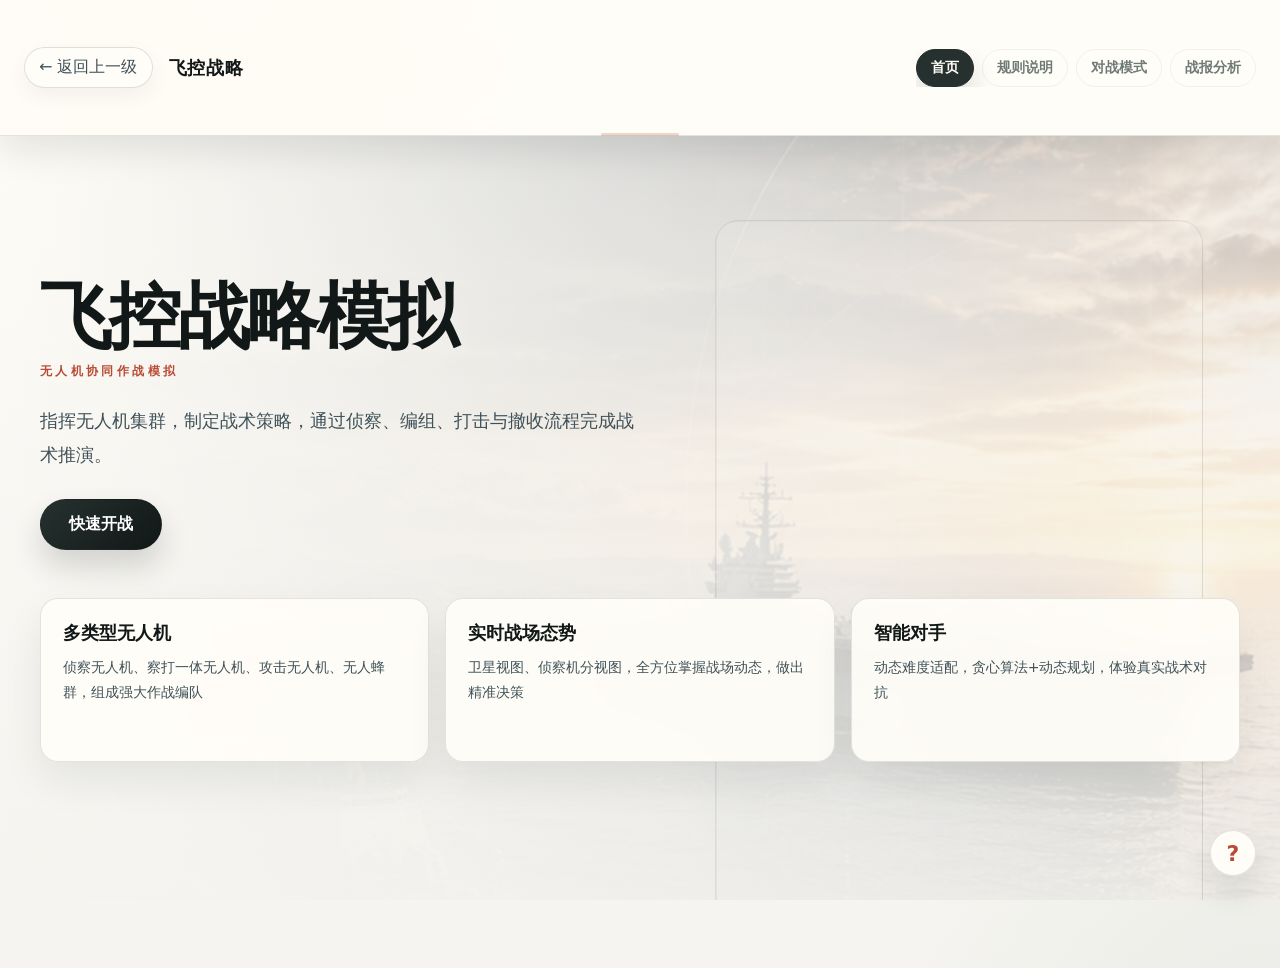
<file: drone-strategy/index.html>
<!DOCTYPE html>
<html lang="zh-CN">
<head>
    <meta charset="UTF-8">
    <meta name="viewport" content="width=device-width, initial-scale=1.0">
    <title>飞控战略模拟游戏</title>
    <link rel="stylesheet" href="css/style.css">
</head>
<body>
    <div class="navbar">
        <button class="back-page-btn" onclick="goBack()" aria-label="返回上一级">← 返回上一级</button>
        <div class="logo">飞控战略</div>
        <div class="nav-links">
            <a href="#" id="nav-home" class="active">首页</a>
            <a href="#" id="nav-rules">规则说明</a>
            <a href="#" id="nav-battle">对战模式</a>
            <a href="#" id="nav-report">战报分析</a>
        </div>
    </div>

    <!-- 门户首页 -->
    <div id="page-home" class="page active home-page">
        <h1>飞控战略模拟</h1>
        <p class="subtitle">指挥无人机集群，制定战术策略，通过侦察、编组、打击与撤收流程完成战术推演。</p>
        <button class="btn" onclick="startQuickBattle()">快速开战</button>
        
        <div class="features">
            <div class="feature-card">
                <h3>多类型无人机</h3>
                <p>侦察无人机、察打一体无人机、攻击无人机、无人蜂群，组成强大作战编队</p>
            </div>
            <div class="feature-card">
                <h3>实时战场态势</h3>
                <p>卫星视图、侦察机分视图，全方位掌握战场动态，做出精准决策</p>
            </div>
            <div class="feature-card">
                <h3>智能对手</h3>
                <p>动态难度适配，贪心算法+动态规划，体验真实战术对抗</p>
            </div>
        </div>
    </div>

    <!-- 规则说明页 -->
    <div id="page-rules" class="page rules-page">
        <div class="rules-sidebar">
            <h3>目录</h3>
            <ul>
                <li id="rule-0" class="active" onclick="showRule(0)">核心目标与胜负</li>
                <li id="rule-1" onclick="showRule(1)">战场地形与环境</li>
                <li id="rule-2" onclick="showRule(2)">作战单位</li>
                <li id="rule-3" onclick="showRule(3)">单位操作与编组</li>
                <li id="rule-4" onclick="showRule(4)">交战规则</li>
                <li id="rule-5" onclick="showRule(5)">系统自动机制</li>
                <li id="rule-6" onclick="showRule(6)">任务与评分</li>
            </ul>
        </div>
        <div class="rules-content" id="rules-content">
            <div id="rule-content-0">
                <h2>核心目标与胜负判定</h2>
                <p>本推演以“无人机协同突击敌防空纵深”为主题，玩家需组织侦察、编组、压制与突击行动，逐步削弱敌方防空体系，最终摧毁敌方指挥中心。作战开始后，我方各型单位将自基地前沿展开，后续任务节奏完全由玩家掌握。</p>
                <h3>胜利条件</h3>
                <p>敌方指挥中心被成功摧毁，即判定本次任务完成。</p>
                <h3>失败条件</h3>
                <ul style="margin-left: 20px; color: #8892b0;">
                    <li>我方全部可作战空中单位损毁，无法继续组织侦察与打击。</li>
                    <li>超过任务时限 10 分钟，仍未完成对敌方指挥中心的摧毁。</li>
                </ul>
                <p>基地是我方后方保障节点，也是返航补给的依托。推演中应始终兼顾前沿突击与后方安全，避免因兵力消耗过快而失去继续作战能力。</p>
            </div>
            <div id="rule-content-1" style="display: none;">
                <h2>战场地形与环境</h2>
                <h3>地形要素</h3>
                <ul style="margin-left: 20px; color: #8892b0;">
                    <li><strong>我方基地：</strong>位于地图左下区域，是单位出动、返航和补给的核心支撑点，也是蜂巢发射车展开行动的基准位置。</li>
                    <li><strong>山地：</strong>对视线与侦测有明显影响。利用山地边缘机动，能够降低单位暴露风险，是侦察与突击的天然掩护条件。</li>
                    <li><strong>丘陵：</strong>主要作为机动参照地形使用，适合组织队形转换、迂回接敌与隐蔽接近。</li>
                    <li><strong>开阔地带：</strong>视野条件较好，但缺乏遮蔽。进入开阔地带时，应优先确保敌防空位置已被探明。</li>
                </ul>
                <h3>环境干扰</h3>
                <ul style="margin-left: 20px; color: #8892b0;">
                    <li><strong>云层：</strong>战场会随机生成动态云层，并在推演过程中持续移动。敌方单位进入云层后，普通可见性会明显下降，侦察无人机则更适合承担再次标定任务。</li>
                    <li><strong>电子干扰区：</strong>敌方雷达站周边存在电子干扰影响。进入该区域后，战场识别关系会变得更加复杂，机动与侦察都需要更谨慎的组织。</li>
                    <li><strong>动态地形组合：</strong>每局的地形分布与敌防御展开位置都存在变化，因此不存在一成不变的固定突击路线。</li>
                </ul>
            </div>
            <div id="rule-content-2" style="display: none;">
                <h2>作战单位属性与功能</h2>
                <h3>我方作战单位</h3>
                <table>
                    <tr><th>单位名称</th><th>类型</th><th>生命值</th><th>侦察半径</th><th>攻击射程</th><th>载弹量</th><th>机动上限</th></tr>
                    <tr><td>侦察无人机-1</td><td>空中/侦察型</td><td>80</td><td>50</td><td>—</td><td>0</td><td>5</td></tr>
                    <tr><td>察打一体-1</td><td>空中/多用途</td><td>150</td><td>30</td><td>30</td><td>4 枚</td><td>4</td></tr>
                    <tr><td>攻击无人机-1/2</td><td>空中/精确打击型</td><td>120</td><td>10</td><td>30</td><td>4 枚</td><td>6</td></tr>
                    <tr><td>强击无人机-1</td><td>空中/高毁伤压制型</td><td>170</td><td>12</td><td>36</td><td>5 枚</td><td>5</td></tr>
                    <tr><td>蜂巢发射车-1</td><td>地面/投送型</td><td>200</td><td>0</td><td>—</td><td>12 架蜂群</td><td>3</td></tr>
                </table>
                <p>我方单位分工明确：侦察无人机负责探明敌情，察打一体平台兼顾搜索与压制，攻击无人机承担主攻火力，强击无人机负责高威胁目标破击，蜂巢发射车则用于组织蜂群饱和攻击与战场牵制。</p>
                <h3>敌方作战单位</h3>
                <table>
                    <tr><th>单位名称</th><th>类型</th><th>生命值</th><th>单次伤害</th><th>攻击射程</th><th>侦察半径</th><th>载弹量</th></tr>
                    <tr><td>近程防空系统×2</td><td>地面/近程防空型</td><td>180</td><td>25</td><td>20</td><td>50</td><td>—</td></tr>
                    <tr><td>中远程防空导弹</td><td>地面/区域防空型</td><td>250</td><td>70</td><td>150</td><td>100</td><td>—</td></tr>
                    <tr><td>预警雷达站</td><td>地面/侦察型</td><td>120</td><td>0</td><td>0</td><td>150</td><td>—</td></tr>
                    <tr><td>敌方察打一体无人机×2</td><td>空中/多用途</td><td>130</td><td>40</td><td>30</td><td>40</td><td>4枚</td></tr>
                    <tr><td>敌方指挥中心</td><td>地面/核心目标</td><td>500</td><td>0</td><td>0</td><td>0</td><td>—</td></tr>
                </table>
                <p>敌方防御通常围绕指挥中心展开：雷达前出负责预警，远程防空承担区域封锁，近程防空负责贴身掩护，无人机则用于巡逻补盲与主动追击。作战时应优先识别各类节点的分工，再决定打击次序。</p>
            </div>
            <div id="rule-content-3" style="display: none;">
                <h2>单位操作与编组</h2>
                <h3>基本操作</h3>
                <table>
                    <tr><th>操作</th><th>作用说明</th><th>适用单位</th></tr>
                    <tr><td>部署/出动</td><td>将处于待命状态的单位重新推至基地前沿，恢复可用作战状态。</td><td>所有单位</td></tr>
                    <tr><td>侦察任务</td><td>选择侦察点位，单位前出搜索敌情并建立情报记录。</td><td>侦察无人机、察打一体-1</td></tr>
                    <tr><td>攻击任务</td><td>可按点位突击，也可直接锁定已发现敌方单位，接敌后自动展开火力打击。</td><td>察打一体-1、攻击无人机、强击无人机</td></tr>
                    <tr><td>转移机动</td><td>调整部署方向、规避敌火力圈或重新组织攻击航线。</td><td>所有已部署单位</td></tr>
                    <tr><td>发射蜂群</td><td>由蜂巢发射车按批次放飞蜂群无人机，用于牵制、饱和攻击和补位打击。</td><td>蜂巢发射车</td></tr>
                    <tr><td>编组管理</td><td>将若干已部署单位编为统一行动单元，由长机引导整体节奏。</td><td>侦察、察打一体、攻击、强击无人机</td></tr>
                    <tr><td>召回待命</td><td>单位按路线返航至基地，自动补充生命与弹药后恢复待命。</td><td>所有已部署单位</td></tr>
                </table>
                <h3>编组规则</h3>
                <p>常规编组由 1—3 架已部署单位构成，蜂巢发射车不参与常规编组。编组建立后，系统会自动确定长机与僚机关系，玩家可对编组统一下达攻击、转移和召回指令，以提高协同效率和火力组织能力。</p>
                <h3>蜂群运用要点</h3>
                <ul style="margin-left: 20px; color: #8892b0;">
                    <li>蜂巢发射车一次可放飞 1—6 架蜂群无人机，整车总载量为 12 架。</li>
                    <li>发射车自身活动范围受基地周边控制，适合在前沿安全位置组织蜂群投送。</li>
                    <li>蜂群编组生成后可在较大范围内自主搜索和攻击目标，适合作为牵制力量或打击补刀力量使用。</li>
                </ul>
            </div>
            <div id="rule-content-4" style="display: none;">
                <h2>交战规则</h2>
                <h3>侦察与发现</h3>
                <p>战场信息并非开局完全公开。侦察的意义不只是“看到目标”，更在于为后续攻击建立稳定、连续的情报基础。</p>
                <ul style="margin-left: 20px; color: #8892b0;">
                    <li><strong>侦察无人机：</strong>是最稳定的前沿搜索力量，适合率先探明云层、山地周边及敌防空节点。</li>
                    <li><strong>其他我方空中单位：</strong>同样具备一定发现能力，但在复杂地形和遮蔽条件下不如专用侦察平台可靠。</li>
                    <li><strong>情报保留：</strong>敌方单位一旦被录入情报列表，即使暂时脱离可见状态，战场仍会保留其已发现记录，便于后续复判。</li>
                </ul>
                <h3>攻击过程</h3>
                <ol style="margin-left: 20px; color: #8892b0;">
                    <li>玩家先确定攻击方式，选择突击点位或直接锁定已发现目标。</li>
                    <li>单位按既定路线接敌，进入有效射程后自动开火。</li>
                    <li>若目标已损毁、失去可见性或脱离条件，单位会重新搜索、调整攻击或退出本轮突击。</li>
                    <li>弹药耗尽后，单位需要通过返航补给恢复持续作战能力。</li>
                </ol>
                <h3>伤害结算</h3>
                <p>不同平台的火力强弱存在明显差异。察打一体平台适合承担持续压制，攻击无人机与强击无人机适合承担主攻火力，蜂群则依赖数量形成叠加打击效果。伤害会受平台类型、接敌距离与战场波动影响，因此合理接敌距离与打击顺序比单纯抢先开火更重要。</p>
            </div>
            <div id="rule-content-5" style="display: none;">
                <h2>系统自动机制</h2>
                <p>除玩家直接下达的命令外，战场中还有若干自动运行机制，会持续影响推演节奏：</p>
                <ul style="margin-left: 20px; color: #8892b0;">
                    <li><strong>自动部署起始：</strong>任务开始后，我方单位会自基地前沿展开，便于迅速进入作战状态。</li>
                    <li><strong>自动索敌交战：</strong>攻击单位接敌后会在有效射程内自动选择并打击合适目标，无需逐发人工控制。</li>
                    <li><strong>补给返航：</strong>弹药耗尽或任务结束后，单位会通过返航恢复生命与弹药，再次形成出动能力。</li>
                    <li><strong>敌方机动补位：</strong>敌方无人机会在巡逻、追击与补给之间切换，防御体系并非静止不变。</li>
                    <li><strong>战场态势记录：</strong>关键发现、接敌、毁伤与返航过程会持续写入作战日志，为战后复盘提供依据。</li>
                </ul>
            </div>
            <div id="rule-content-6" style="display: none;">
                <h2>任务与评分</h2>
                <h3>当前任务</h3>
                <p>本版飞控战略模拟的主任务明确且单一：摧毁敌方指挥中心。敌方以雷达、远近程防空与无人机巡逻构成纵深防御，因此通常需要遵循“先侦察、后压制、再突击”的基本作战顺序。</p>
                <h3>评分思路</h3>
                <p>战后评分不是单看胜负结果，而是综合参考以下方面：</p>
                <ul style="margin-left: 20px; color: #8892b0;">
                    <li><strong>任务完成情况：</strong>是否最终完成对敌指挥中心的摧毁。</li>
                    <li><strong>战损控制：</strong>我方兵力是否保持较好完整性，是否避免了不必要的高价值损失。</li>
                    <li><strong>作战效率：</strong>完成任务所用时间是否合理，突击节奏是否紧凑。</li>
                    <li><strong>战术组织：</strong>侦察前置、火力衔接、编组协同与返航补给是否形成清晰闭环。</li>
                </ul>
                <p>因此，一次高质量推演不仅要打赢，还应尽量做到发现及时、组织有序、损失可控、节奏稳健。</p>
            </div>
        </div>
    </div>

    <!-- 对战主页面 -->
    <div id="page-battle" class="page battle-page">
        <div class="battle-main">
            <div class="battle-map">
                <div class="satellite-view" id="satellite-view">
                    <div class="map-container"></div>
                    <div class="base" title="我方基地"></div>
                </div>
                <div id="attack-target-mode" class="attack-target-mode" hidden></div>
                
                <!-- 战前准备覆盖层 -->
                <div class="preparation-overlay" id="preparation-overlay">
                    <div class="mission-card">
                        <h2>任务简报</h2>
                        <p>本次任务：摧毁敌方指挥中心。敌方部署有近程防空系统和预警雷达站，需先进行侦察探明敌方部署，再制定打击方案。</p>
                        <div class="mission-stats">
                            <div class="stat"><div class="stat-value">6</div><div class="stat-label">我方单位</div></div>
                            <div class="stat"><div class="stat-value">6</div><div class="stat-label">敌方单位</div></div>
                            <div class="stat"><div class="stat-value">10</div><div class="stat-label">任务时限(分)</div></div>
                            <div class="stat"><div class="stat-value">中等</div><div class="stat-label">难度</div></div>
                        </div>
                        <button class="start-btn" onclick="startBattle()">开始作战</button>
                    </div>
                </div>
            </div>
            
            <div class="battle-info">
                <div class="info-header">
                    <h3>我方单位</h3>
                    <button class="filter-btn" onclick="toggleGroupView()">编组视图</button>
                </div>
                <div class="units-list" id="units-list"></div>
                <div class="info-header" style="border-top: 2px solid #1e3a5f;">
                    <h3 style="color: #ff6b6b;">已发现敌军</h3>
                    <span class="filter-btn" style="font-size: 11px; cursor: default;" id="enemy-count-label">0 单位</span>
                </div>
                <div class="units-list enemy-list" id="enemy-list"></div>
            </div>
        </div>
        
        <div class="battle-controls">
            <div class="control-panel">
                <h4>态势监控</h4>
                <div class="status-display">
                    <div>我方战损: <span class="value" id="friendly-loss">0/6</span></div>
                    <div>敌方发现: <span class="value" id="enemy-found">0/6</span></div>
                    <div>基地生命: <span class="value" id="base-health">100%</span></div>
                </div>
                <div style="margin-top: 10px;">
                    <div style="display: flex; justify-content: space-between; font-size: 12px; color: #8892b0;">
                        <span>任务进度</span>
                        <span id="mission-progress-text">0%</span>
                    </div>
                    <div class="progress-bar"><div class="progress-fill" id="mission-progress" style="width: 0%"></div></div>
                </div>
            </div>
            <div class="control-panel">
                <h4>作战日志</h4>
                <div class="battle-log" id="battle-log"></div>
            </div>
        </div>
    </div>

    <!-- 战报分析页 -->
    <div id="page-report" class="page report-page">
        <div class="report-list">
            <h3>历史对局</h3>
            <div id="report-items"></div>
        </div>
        <div class="report-detail" id="report-detail">
            <h2>选择一局对局查看详情</h2>
            <p style="color: #8892b0;">点击左侧列表中的对局记录，查看详细战报分析</p>
        </div>
    </div>

    <!-- 操作帮助弹窗 -->
    <div class="help-btn" onclick="toggleHelp()">?</div>
    <div class="help-modal" id="help-modal">
        <div class="close-btn" onclick="toggleHelp()">×</div>
        <h3>操作帮助</h3>
        <table>
            <tr><td>点击单位</td><td>打开操作弹窗</td></tr>
            <tr><td>拖拽地图</td><td>平移战场视图</td></tr>
            <tr><td>滚轮</td><td>缩放战场视图</td></tr>
            <tr><td>Ctrl+框选</td><td>创建编组</td></tr>
        </table>
    </div>

    <!-- 单位操作弹窗 -->
    <div class="unit-modal" id="unit-modal">
        <div class="modal-header">
            <h3 id="modal-unit-name">单位信息</h3>
            <div class="close-btn" onclick="closeUnitModal()">×</div>
        </div>
        <div class="unit-info">
            <div class="info-row"><span class="info-label">生命值</span><span class="info-value" id="modal-health">100/100</span></div>
            <div class="info-row"><span class="info-label">弹药量</span><span class="info-value" id="modal-ammo">4/4</span></div>
            <div class="info-row"><span class="info-label">当前位置</span><span class="info-value" id="modal-position">(120, 80)</span></div>
            <div class="info-row"><span class="info-label">当前状态</span><span class="info-value" id="modal-status">待命</span></div>
        </div>
        <div class="action-buttons" id="modal-actions"></div>
    </div>

    <script src="js/data.js"></script>
    <script src="js/terrain.js"></script>
    <script src="js/units.js"></script>
    <script src="js/enemy.js"></script>
    <script src="js/movement.js"></script>
    <script src="js/battle.js"></script>
    <script src="js/ui.js"></script>
    <script src="js/main.js"></script>
</body>
</html>
</file>
<file: assets/css/platform-overhaul.css>
/* ----- 内容视图容器 ----- */
:root{--content-max:1060px}
.content-view{flex:1;display:flex;flex-direction:column;overflow:hidden;animation:fadeIn .3s var(--motion-smooth) both}
.content-view[hidden]{display:none}

/* ----- 内容页头部 ----- */
.content-shell{width:100%;max-width:var(--content-max);margin:0 auto;padding:12px 32px 36px;overflow:auto}
.content-header{margin-bottom:18px}
.content-eyebrow{display:inline-flex;align-items:center;gap:8px;padding:4px 12px;border-radius:999px;background:var(--accent-soft);color:var(--accent-dark);font-size:.72rem;font-weight:800;letter-spacing:.12em;text-transform:uppercase;margin-bottom:10px}
.content-header h2{font-family:"Noto Serif SC","Songti SC","SimSun",serif;font-size:clamp(1.5rem,4vw,2.2rem);font-weight:900;color:var(--ink);margin-bottom:6px;letter-spacing:-.02em}
.content-header p{font-size:.92rem;color:var(--muted);line-height:1.8;max-width:760px}

/* ----- 内容卡片网格 ----- */
.content-grid{display:grid;grid-template-columns:repeat(2,minmax(0,1fr));gap:16px}
.content-card,.quiz-question,.link-item,.content-note{background:var(--paper);border:1px solid var(--line-soft);border-radius:var(--radius-lg);box-shadow:0 1px 0 rgba(17,24,23,.02)}
.content-card{padding:22px 20px}
.content-card h3{font-family:"Noto Serif SC","Songti SC","SimSun",serif;font-size:1.08rem;font-weight:900;color:var(--ink);margin-bottom:8px}
.content-card p{font-size:.88rem;color:var(--muted);line-height:1.8}
.content-note{margin-top:18px;padding:18px 20px;font-size:.85rem;color:var(--muted);line-height:1.8;background:linear-gradient(135deg,#fffaf6 0%,#fffdfa 100%)}

/* ----- 链接列表 ----- */
.link-list{display:grid;grid-template-columns:repeat(2,minmax(0,1fr));gap:14px}
.link-item{display:block;padding:18px 18px 16px;transition:transform var(--motion-fast),box-shadow var(--motion-fast),border-color var(--motion-fast)}
.link-item:hover{transform:translateY(-3px);box-shadow:var(--shadow-card);border-color:#d5ccc0}
.link-item strong{display:block;font-family:"Noto Serif SC","Songti SC","SimSun",serif;font-size:1rem;color:var(--ink);margin-bottom:6px}
.link-item p{font-size:.84rem;color:var(--muted);line-height:1.75;margin-bottom:10px}
.link-item span{font-size:.78rem;font-weight:800;color:var(--accent)}

/* ----- 测验模块 ----- */
.quiz-shell{display:grid;gap:16px}
.quiz-summary{padding:14px 18px;border-radius:999px;background:var(--accent-soft);color:var(--accent-dark);font-size:.86rem;font-weight:800;display:inline-flex;justify-self:flex-start}
.quiz-question{padding:20px}
.quiz-q-title{display:inline-flex;padding:4px 10px;border-radius:999px;background:#f3eee6;color:var(--muted);font-size:.72rem;font-weight:800;margin-bottom:10px}
.quiz-question h3{font-size:1rem;color:var(--ink);line-height:1.7;margin-bottom:14px}
.quiz-options{display:grid;gap:10px}
.quiz-option{padding:12px 14px;border:1px solid var(--line);border-radius:14px;background:#fffdfa;color:var(--ink-soft);text-align:left;transition:transform var(--motion-fast),border-color var(--motion-fast),background-color var(--motion-fast)}
.quiz-option:hover{transform:translateY(-1px);border-color:rgba(143,47,34,.35);background:#fff8f4}
.quiz-option:disabled{cursor:default;opacity:1}
.quiz-option.is-correct{background:#ecf6ee;border-color:#9dc8aa;color:#28553a}
.quiz-option.is-wrong{background:#fbeceb;border-color:#e0aaa1;color:#8f2f22}
.quiz-feedback{margin-top:12px;padding:12px 14px;border-radius:14px;background:#f7f2eb;color:var(--muted);font-size:.84rem;line-height:1.75}
.quiz-feedback strong{color:var(--ink)}

/* ----- 三栏门户入口 ----- */
.hero .portal-subtitle{max-width:740px}
.portal-entries-three{max-width:1180px}
.portal-entries-three .portal-entry p{max-width:34ch}
.portal-entries-three .portal-entry h3{margin-bottom:8px}

/* ----- 落地页卡片配色 ----- */
.landing-card.accent-learning .landing-card-bg{filter:saturate(.95) contrast(.95)}
.landing-card.accent-reading .landing-card-bg{filter:saturate(1.05) contrast(.96)}
.landing-card.accent-growth .landing-card-bg{filter:saturate(.92) contrast(.95)}

/* ----- 框架总览面板 ----- */
.content-body .content-grid{position:relative}
.content-card{min-height:150px;background:linear-gradient(135deg,rgba(255,253,250,.96),rgba(255,248,241,.9));border-color:rgba(143,47,34,.12)}
.content-card h3::before{content:"";display:inline-block;width:7px;height:7px;margin-right:8px;border-radius:50%;background:var(--accent)}
.framework-board{position:relative;padding:34px 18px 18px;border:1px solid rgba(143,47,34,.18);border-radius:24px;background:linear-gradient(180deg,rgba(255,250,244,.92),rgba(255,253,250,.96));box-shadow:0 18px 48px rgba(143,47,34,.08)}
.framework-board::before{content:"";position:absolute;left:28px;right:28px;top:16px;height:2px;background:linear-gradient(90deg,transparent,#f2bf6b,transparent)}
.framework-ribbon{position:absolute;left:50%;top:-17px;transform:translateX(-50%);padding:6px 34px;border-radius:0 0 12px 12px;background:linear-gradient(180deg,#d91f1f,#a91414);color:#fff;font-family:"Noto Serif SC","Songti SC","SimSun",serif;font-size:1rem;font-weight:900;letter-spacing:.08em;box-shadow:0 12px 28px rgba(169,20,20,.16)}
.framework-board .content-grid{margin-top:8px}

/* ----- 滚动条样式 ----- */
.content-shell::-webkit-scrollbar{width:8px}
.content-shell::-webkit-scrollbar-thumb{background:var(--line);border-radius:999px}

/* ----- 新闻板块 ----- */
.news-board{display:block;margin-bottom:18px}
.news-group{margin-top:18px;padding:18px;border:1px solid var(--line-soft);border-radius:24px;background:linear-gradient(135deg,#fffdf9 0%,#fff7ef 100%);box-shadow:0 1px 0 rgba(17,24,23,.02)}
.news-group-head{display:flex;align-items:end;justify-content:space-between;gap:12px;margin-bottom:14px}
.news-group-head h4{font-family:"Noto Serif SC","Songti SC","SimSun",serif;font-size:1.02rem;font-weight:900;color:var(--ink)}
.news-group-head p{font-size:.76rem;color:var(--muted);line-height:1.7}
.news-group-grid{display:grid;grid-template-columns:repeat(2,minmax(0,1fr));gap:12px}
.news-feature,.news-source,.news-lane,.hero-era,.base-list-panel,.province-map-panel{background:var(--paper);border:1px solid var(--line-soft);box-shadow:0 1px 0 rgba(17,24,23,.02)}
.news-feature{position:relative;min-height:360px;border-radius:24px;overflow:hidden;display:flex;align-items:flex-end;background:#16191c}
.news-feature-bg{position:absolute;inset:0;background-size:cover;background-position:center;filter:saturate(.9) contrast(.98);transition:transform var(--motion-smooth)}
.news-feature:hover .news-feature-bg{transform:scale(1.04)}
.news-feature::after{content:"";position:absolute;inset:0;background:linear-gradient(180deg,rgba(15,20,24,.1),rgba(15,20,24,.82))}
.news-feature-body{position:relative;z-index:1;padding:28px;color:#fff}
.news-feature-body h3{font-family:"Noto Serif SC","Songti SC","SimSun",serif;font-size:1.62rem;font-weight:900;margin:8px 0 8px}
.news-feature-body p{font-size:.9rem;line-height:1.8;color:rgba(255,255,255,.88);max-width:34rem}
.news-tag-row{display:flex;gap:8px;flex-wrap:wrap;margin-top:16px}
.news-tag,.news-chip{display:inline-flex;align-items:center;border-radius:999px;font-size:.72rem;font-weight:850}
.news-tag{padding:4px 10px;background:rgba(255,255,255,.14);border:1px solid rgba(255,255,255,.35);color:#fff}
.news-chip{padding:5px 11px;background:#f4eee5;color:var(--accent-dark)}
.news-open{display:inline-flex;margin-top:18px;padding:8px 16px;border:1px solid rgba(255,255,255,.55);border-radius:999px;font-size:.82rem;font-weight:850;color:#fff;background:rgba(255,255,255,.08)}
.news-source{display:grid;grid-template-columns:1fr auto;gap:5px 12px;padding:16px;border-radius:18px;transition:transform var(--motion-fast),box-shadow var(--motion-fast),border-color var(--motion-fast)}
.news-source:hover{transform:translateY(-2px);box-shadow:var(--shadow-card);border-color:#d5ccc0}
.news-source strong{font-family:"Noto Serif SC","Songti SC","SimSun",serif;font-size:1rem;color:var(--ink)}
.news-source p{grid-column:1/-1;font-size:.82rem;color:var(--muted);line-height:1.7}
.news-source span{font-size:.74rem;font-weight:900;color:var(--accent)}
.news-lanes{display:grid;grid-template-columns:repeat(4,minmax(0,1fr));gap:12px;margin-top:16px}
.news-lane{padding:16px;border-radius:18px;background:linear-gradient(135deg,#fffdfa,#fff7f0)}
.news-lane h4{font-size:.9rem;color:var(--ink);font-weight:900;margin-bottom:6px}
.news-lane p{font-size:.78rem;color:var(--muted);line-height:1.7}

/* ----- 英雄时间轴 ----- */
.hero-timeline{position:relative;display:grid;gap:14px}
.hero-timeline::before{content:"";position:absolute;left:18px;top:14px;bottom:14px;width:2px;background:linear-gradient(180deg,#d91f1f,#f2bf6b)}
.hero-era{position:relative;margin-left:44px;border-radius:20px;padding:18px;background:linear-gradient(135deg,rgba(255,253,250,.98),rgba(255,248,241,.92))}
.hero-era::before{content:"";position:absolute;left:-34px;top:24px;width:14px;height:14px;border-radius:50%;background:#d91f1f;box-shadow:0 0 0 6px rgba(217,31,31,.1)}
.hero-era h3{font-family:"Noto Serif SC","Songti SC","SimSun",serif;font-size:1.08rem;font-weight:900;color:var(--ink);margin-bottom:4px}
.hero-era p{font-size:.84rem;color:var(--muted);line-height:1.75;margin-bottom:12px}
.hero-slots{display:grid;grid-template-columns:repeat(4,minmax(0,1fr));gap:10px}
.hero-slot{padding:11px 12px;border-radius:14px;background:#fff;border:1px solid rgba(143,47,34,.11)}
.hero-slot strong{display:block;font-size:.78rem;color:var(--accent-dark);margin-bottom:3px}
.hero-slot span{display:block;font-size:.74rem;color:var(--muted);line-height:1.6}

/* ----- 基地探索器 ----- */
.base-explorer{display:grid;grid-template-columns:minmax(320px,.95fr) minmax(0,1.05fr);gap:18px}
.province-map-panel,.base-list-panel{position:relative;border-radius:24px;padding:18px}
.province-map-panel{padding-top:34px}
.china-map-frame{position:relative;min-height:370px;border-radius:20px;background:linear-gradient(135deg,#f1f2ea,#fff8ef);border:1px solid #ded8cc;overflow:hidden}
.china-map-frame::before{content:"";position:absolute;inset:18px;background:url("assets/ui/china-map-bg.svg") center/contain no-repeat;opacity:.56;filter:saturate(.95) contrast(1.03)}
.china-map-frame::after{content:"";position:absolute;inset:0;background:radial-gradient(circle at 50% 46%,rgba(255,253,250,.05),rgba(255,253,250,.46) 68%,rgba(255,253,250,.72))}
.china-map-shape{display:none}
.province-grid{position:relative;z-index:1;display:grid;grid-template-columns:repeat(4,1fr);gap:8px;padding:26px 18px}
.province-btn{border:1px solid rgba(143,47,34,.18);border-radius:999px;background:rgba(255,253,250,.88);color:var(--ink);font-size:.74rem;font-weight:800;padding:6px 4px;transition:transform var(--motion-fast),background-color var(--motion-fast),color var(--motion-fast),border-color var(--motion-fast)}
.province-btn:hover,.province-btn.active{transform:translateY(-1px);background:var(--accent);border-color:var(--accent);color:#fff}
.base-list-panel h3{font-family:"Noto Serif SC","Songti SC","SimSun",serif;font-size:1.2rem;color:var(--ink);font-weight:900;margin-bottom:8px}
.base-list-panel p{font-size:.84rem;color:var(--muted);line-height:1.75}
.base-type-row{display:flex;gap:8px;flex-wrap:wrap;margin:14px 0}
.base-type-row span{padding:5px 10px;border-radius:999px;background:var(--accent-soft);color:var(--accent-dark);font-size:.74rem;font-weight:850}
.base-panel-intro{margin-top:8px;padding:10px 12px;border-radius:14px;background:#fffdf8;border:1px solid rgba(143,47,34,.1);font-size:.82rem;color:var(--muted);line-height:1.7}
.base-entry-list{display:grid;gap:12px;margin-top:12px}
.base-entry-card{display:grid;grid-template-columns:120px minmax(0,1fr);gap:14px;padding:14px;border-radius:18px;background:#fffdfa;border:1px solid rgba(143,47,34,.12)}
.base-entry-media{aspect-ratio:4/3;border-radius:14px;overflow:hidden;background:linear-gradient(135deg,#f2ede4,#fff6ee);border:1px solid rgba(143,47,34,.08)}
.base-entry-media img{width:100%;height:100%;object-fit:cover;display:block}
.base-entry-body{min-width:0;display:grid;gap:8px}
.base-entry-head{display:grid;gap:6px}
.base-entry-head h4{font-family:"Noto Serif SC","Songti SC","SimSun",serif;font-size:1.02rem;color:var(--ink);font-weight:900;line-height:1.35}
.base-entry-tags{display:flex;gap:6px;flex-wrap:wrap}
.base-entry-tag{padding:4px 8px;border-radius:999px;background:var(--accent-soft);color:var(--accent-dark);font-size:.7rem;font-weight:850}
.base-entry-tag.is-emphasis{background:#d91f1f;color:#fff}
.base-entry-address,.base-entry-intro{font-size:.82rem;line-height:1.7;color:var(--muted)}
.base-entry-address strong{color:var(--ink)}
.base-entry-actions{display:flex;flex-wrap:wrap;gap:8px;align-items:center;margin-top:2px}
.base-entry-link{display:inline-flex;align-items:center;gap:4px;padding:7px 11px;border-radius:999px;background:var(--accent);color:#fff;font-size:.76rem;font-weight:850;transition:transform var(--motion-fast),opacity var(--motion-fast)}
.base-entry-link:hover{transform:translateY(-1px);opacity:.92}
.base-entry-link.is-muted{background:#eee6db;color:var(--muted)}
.base-placeholder-list{display:grid;gap:10px;margin-top:12px}
.base-placeholder-list li{list-style:none;padding:12px 14px;border-radius:14px;background:#fffdfa;border:1px dashed rgba(143,47,34,.22);font-size:.82rem;color:var(--muted)}

/* ----- 响应式适配 ----- */
@media(max-width:1024px){
  .content-shell{padding:12px 18px 28px}
  .content-grid,.link-list{grid-template-columns:repeat(2,minmax(0,1fr))}
  .news-board,.base-explorer{grid-template-columns:1fr}
  .news-lanes,.hero-slots{grid-template-columns:repeat(2,minmax(0,1fr))}
}
@media(max-width:768px){
  .topbar-nav .nav-link.active,.topbar-nav .nav-link[aria-current="page"]{box-shadow:none}
}

@media(max-width:768px){
  .content-grid,.link-list{grid-template-columns:1fr}
  .content-header h2{font-size:1.5rem}
  .news-feature{min-height:260px}
  .news-lanes,.hero-slots{grid-template-columns:1fr}
  .news-group-grid{grid-template-columns:1fr}
  .province-grid{grid-template-columns:repeat(3,1fr)}
  .china-map-frame{min-height:430px}
}
@media(max-width:480px){
  .content-shell{padding:10px 14px 24px}
  .content-card,.quiz-question{padding:18px 14px}
  .content-note{padding:16px 14px}
  .base-entry-card{grid-template-columns:96px minmax(0,1fr)}
}

/* ====== 手机端适配补充 ====== */
@media(max-width:768px){
  /* 浏览/内容视图自带返回按钮与头部，隐藏固定的全局顶栏，避免与视图内头部重叠 */
  body[data-view="browse"] .topbar,
  body[data-view="content"] .topbar{display:none}
  /* 刘海屏安全区：浮动顶栏与视图内头部预留 */
  .topbar{top:calc(10px + env(safe-area-inset-top,0px))}
  body[data-view="browse"] .browse-topbar{padding-top:calc(12px + env(safe-area-inset-top,0px))}
  body[data-view="content"] .landing-back-row{padding-top:calc(8px + env(safe-area-inset-top,0px))}
}
@media(max-width:480px){
  .topbar{top:calc(8px + env(safe-area-inset-top,0px))}
}
</file>
<file: air-defense/css/style.css>
/* ==========================================
   城市要地防空推演 — OceanX inspired UI
   视觉：深蓝空域 / 白色胶囊 / 橙色信号点 / 雷达轨迹
   ========================================== */

:root {
    --abyss-950: #111817;
    --abyss-900: #17211F;
    --abyss-850: #22302C;
    --ocean-800: #26312F;
    --ocean-650: #3F5158;
    --ocean-500: #8F2F22;
    --paper-50: #FFFDF8;
    --paper-100: #F4F3EF;
    --paper-200: #E9E2D8;
    --foam-100: #FFFDF8;
    --foam-200: #F4F3EF;
    --mist-300: #C8BFB3;
    --mist-500: #7C8782;
    --signal-cyan: #D8C49B;
    --signal-orange: #B94B35;
    --danger-coral: #D45A4B;
    --success-sea: #6F917A;
    --warning-gold: #C9964A;
    --glass: rgba(255, 253, 248, 0.72);
    --glass-strong: rgba(255, 253, 248, 0.90);
    --line: rgba(33, 42, 39, 0.14);
    --line-strong: rgba(143, 47, 34, 0.28);
    --shadow-deep: 0 22px 58px rgba(17, 24, 23, 0.14);
    --radius-panel: 18px;
    --radius-pill: 999px;
    --font-ui: "Inter", "Segoe UI", "PingFang SC", "Microsoft YaHei", sans-serif;
    --font-display: Georgia, "Times New Roman", "Songti SC", serif;
    --font-mono: Consolas, "SFMono-Regular", monospace;
}

/* ----- Reset & Base ----- */
*, *::before, *::after { margin: 0; padding: 0; box-sizing: border-box; }
html, body { height: 100%; overflow: hidden; }
body {
    background:
        radial-gradient(circle at 50% 10%, rgba(43, 143, 184, 0.20), transparent 36%),
        radial-gradient(circle at 78% 85%, rgba(123, 231, 255, 0.10), transparent 34%),
        linear-gradient(160deg, var(--abyss-950) 0%, var(--abyss-900) 48%, #010409 100%);
    color: var(--foam-100);
    font-family: var(--font-ui);
    font-size: 13px;
    line-height: 1.5;
    user-select: none;
}
body::before {
    content: '';
    position: fixed;
    inset: 0;
    pointer-events: none;
    background:
        linear-gradient(rgba(255,255,255,0.025) 1px, transparent 1px),
        linear-gradient(90deg, rgba(255,255,255,0.018) 1px, transparent 1px);
    background-size: 96px 96px, 96px 96px;
    mask-image: radial-gradient(circle at center, rgba(0,0,0,0.75), transparent 76%);
    opacity: 0.55;
}
body::after {
    content: '';
    position: fixed;
    inset: 0;
    pointer-events: none;
    background: radial-gradient(circle at center, transparent 44%, rgba(0,0,0,0.46) 100%);
}
.app {
    position: relative;
    z-index: 1;
    display: flex;
    flex-direction: column;
    height: 100vh;
    height: 100dvh;
    min-height: 100dvh;
    padding: 12px;
    gap: 12px;
}

/* ----- 顶部导航栏 ----- */
.topbar {
    flex-shrink: 0;
    min-height: 62px;
    border: 1px solid var(--line);
    border-radius: 28px;
    background: linear-gradient(135deg, rgba(2, 7, 13, 0.70), rgba(7, 23, 37, 0.52));
    backdrop-filter: blur(18px);
    box-shadow: 0 16px 46px rgba(0,0,0,0.20);
    display: grid;
    grid-template-columns: auto minmax(220px, 1fr) auto minmax(220px, 1fr);
    align-items: center;
    gap: 18px;
    padding: 10px 14px 10px 20px;
}
.brand-mark {
    display: flex;
    align-items: center;
    gap: 12px;
    min-width: 0;
}
.brand-dot {
    width: 9px;
    height: 9px;
    border-radius: 50%;
    background: var(--signal-orange);
    box-shadow: 0 0 0 5px rgba(255,138,61,0.12), 0 0 22px rgba(255,138,61,0.55);
    flex-shrink: 0;
}
.brand-name {
    color: var(--foam-100);
    font-size: 12px;
    font-weight: 700;
    letter-spacing: 0.18em;
    white-space: nowrap;
}
.brand-kicker {
    color: rgba(168,199,216,0.72);
    font-size: 10px;
    letter-spacing: 0.14em;
    margin-top: 1px;
    text-transform: uppercase;
}
.tab-nav {
    display: flex;
    align-items: center;
    justify-content: center;
    gap: 8px;
    flex-wrap: wrap;
}
.tab-btn {
    display: inline-flex;
    align-items: center;
    gap: 8px;
    min-height: 38px;
    padding: 0 16px;
    border: 1px solid rgba(244, 251, 255, 0.16);
    border-radius: var(--radius-pill);
    background: rgba(244, 251, 255, 0.06);
    color: var(--mist-300);
    cursor: pointer;
    position: relative;
    transition: transform 0.18s ease, background 0.18s ease, color 0.18s ease, border-color 0.18s ease;
    letter-spacing: 0.02em;
}
.tab-btn span { font-size: 12px; font-weight: 700; }
.tab-btn em { font-size: 11px; font-style: normal; color: rgba(168,199,216,0.70); }
.tab-btn:hover {
    transform: translateY(-1px);
    background: rgba(244, 251, 255, 0.10);
    color: var(--foam-100);
    border-color: rgba(244, 251, 255, 0.28);
}
.tab-btn.active {
    background: var(--foam-100);
    color: var(--abyss-950);
    border-color: var(--foam-100);
    box-shadow: 0 14px 34px rgba(244, 251, 255, 0.10);
}
.tab-btn.active em { color: rgba(2,7,13,0.62); }
.tab-btn.active::after {
    content: '';
    width: 8px;
    height: 8px;
    border-radius: 50%;
    background: var(--signal-orange);
    box-shadow: 0 0 12px rgba(255,138,61,0.70);
}
.top-actions {
    display: flex;
    justify-content: flex-end;
    align-items: center;
    gap: 8px;
    flex-wrap: wrap;
}
.top-action {
    width: auto;
    height: 34px;
    padding: 0 13px;
    border-radius: var(--radius-pill);
    border-color: rgba(244,251,255,0.14);
    background: rgba(244,251,255,0.05);
    color: var(--mist-300);
    text-transform: uppercase;
    font-size: 10px;
    letter-spacing: 0.12em;
    text-align: center;
}
.top-action span {
    display: inline-block;
    width: 8px;
    height: 8px;
    margin-right: 6px;
    border-radius: 50%;
    border: 1px solid currentColor;
    vertical-align: -1px;
}

/* ----- 主内容区 ----- */
.main-area {
    flex: 1;
    min-height: 0;
    position: relative;
}
.tab-content { display: none; width: 100%; height: 100%; }
.tab-content.active { display: block; }

/* ========================================
   作战模拟布局
   ======================================== */
.combat-layout {
    display: grid;
    grid-template-columns: 248px minmax(0, 1fr) 270px;
    height: 100%;
    gap: 12px;
}

/* ----- 侧边面板 (通用) ----- */
.side-panel,
.science-side,
.battle-report,
.model-panel,
.equip-tooltip {
    backdrop-filter: blur(20px);
}
.side-panel {
    min-width: 0;
    background: linear-gradient(180deg, rgba(8, 29, 45, 0.78), rgba(3, 12, 21, 0.70));
    border: 1px solid var(--line);
    border-radius: var(--radius-panel);
    box-shadow: var(--shadow-deep);
    display: flex;
    flex-direction: column;
    padding: 18px;
    overflow-y: auto;
}
.left-panel,
.right-panel { border-color: var(--line); }
.panel-section {
    display: flex;
    flex-direction: column;
    gap: 8px;
    margin-bottom: 0;
}
.panel-divider {
    height: 1px;
    background: linear-gradient(90deg, transparent, var(--line), transparent);
    margin: 18px 0;
}
.section-title {
    font-size: 10px;
    font-weight: 800;
    color: var(--foam-100);
    margin-bottom: 4px;
    letter-spacing: 0.18em;
    text-transform: uppercase;
}
.section-title::before {
    content: '';
    display: inline-block;
    width: 5px;
    height: 5px;
    margin-right: 8px;
    border-radius: 50%;
    background: var(--signal-cyan);
    box-shadow: 0 0 12px rgba(123,231,255,0.52);
    vertical-align: 1px;
}

/* ----- 装备按钮 ----- */
.equip-list { display: flex; flex-direction: column; gap: 8px; }
.equip-item {
    min-height: 48px;
    padding: 10px 14px;
    border: 1px solid rgba(244, 251, 255, 0.11);
    border-radius: 16px;
    background: linear-gradient(135deg, rgba(244, 251, 255, 0.070), rgba(123, 231, 255, 0.030));
    cursor: pointer;
    font-size: 13px;
    font-weight: 700;
    color: var(--foam-200);
    transition: transform 0.16s ease, background 0.16s ease, border-color 0.16s ease, color 0.16s ease;
}
.equip-item span {
    display: block;
    margin-top: 2px;
    color: rgba(168,199,216,0.62);
    font-size: 10px;
    font-weight: 600;
    letter-spacing: 0.08em;
    text-transform: uppercase;
}
.equip-item:hover {
    transform: translateY(-1px);
    background: rgba(123, 231, 255, 0.09);
    border-color: var(--line-strong);
    color: var(--foam-100);
}
.equip-item.selected {
    background: rgba(255, 138, 61, 0.12);
    border-color: rgba(255, 138, 61, 0.62);
    color: var(--signal-orange);
    box-shadow: inset 0 0 0 1px rgba(255,138,61,0.08), 0 0 24px rgba(255,138,61,0.08);
}

/* ----- 通用按钮 ----- */
button {
    height: 40px;
    padding: 0 15px;
    border: 1px solid rgba(244, 251, 255, 0.12);
    border-radius: var(--radius-pill);
    background: rgba(244, 251, 255, 0.055);
    color: var(--mist-300);
    font-size: 12px;
    font-family: inherit;
    cursor: pointer;
    transition: transform 0.16s ease, background 0.16s ease, border-color 0.16s ease, color 0.16s ease;
    width: 100%;
    text-align: left;
    letter-spacing: 0.04em;
}
button:hover {
    transform: translateY(-1px);
    background: rgba(244, 251, 255, 0.10);
    border-color: rgba(244, 251, 255, 0.28);
    color: var(--foam-100);
}
button:active { transform: translateY(0); }
button:focus-visible,
.tab-btn:focus-visible,
.equip-item:focus-visible,
.sub-tab-btn:focus-visible,
.science-nav-item:focus-visible {
    outline: 2px solid var(--signal-orange);
    outline-offset: 3px;
}
.btn-primary {
    position: relative;
    background: var(--foam-100);
    border-color: var(--foam-100);
    color: var(--abyss-950);
    font-weight: 800;
    text-align: center;
}
.btn-primary::after {
    content: '';
    display: inline-block;
    width: 8px;
    height: 8px;
    margin-left: 9px;
    border-radius: 50%;
    background: var(--signal-orange);
    box-shadow: 0 0 14px rgba(255,138,61,0.70);
}
.btn-primary:hover {
    background: #fff;
    border-color: #fff;
    color: var(--abyss-950);
}
.btn-plan { font-size: 12px; }
.speed-toggle {
    font-weight: 700;
    text-align: center;
    background: var(--abyss-950);
    border-color: rgba(17,24,23,0.36);
    color: #FFFDF8;
    box-shadow: 0 10px 24px rgba(17,24,23,0.10);
}
.speed-toggle.active {
    border-color: rgba(255,138,61,0.55);
    background: rgba(255,138,61,0.16);
    color: var(--signal-orange);
    box-shadow: 0 0 18px rgba(255,138,61,0.12);
}

/* 按钮震动（JS 交互） */
.btn-shake {
    animation: shake 0.4s ease-in-out;
    border-color: var(--danger-coral) !important;
    color: var(--danger-coral) !important;
}
@keyframes shake {
    0%, 100% { transform: translateX(0); }
    20% { transform: translateX(-4px); }
    40% { transform: translateX(4px); }
    60% { transform: translateX(-2px); }
    80% { transform: translateX(2px); }
}

/* ----- 型号选择面板（内嵌式） ----- */
.model-panel {
    margin-top: 10px;
    border: 1px solid var(--line);
    border-radius: 18px;
    background: rgba(3, 13, 22, 0.68);
    display: none;
    overflow: hidden;
}
.model-panel.active { display: block; }
.model-header {
    display: flex;
    justify-content: space-between;
    align-items: center;
    padding: 12px 14px 8px;
    border-bottom: 1px solid rgba(244, 251, 255, 0.08);
}
.model-title { font-size: 11px; color: var(--mist-300); letter-spacing: 0.10em; text-transform: uppercase; }
.model-close {
    color: var(--mist-500);
    cursor: pointer;
    font-size: 14px;
    line-height: 1;
    padding: 2px 6px;
    border-radius: 8px;
    transition: color 0.15s, background 0.15s;
}
.model-close:hover { color: var(--danger-coral); background: rgba(255,92,92,0.10); }
.model-list { padding: 8px; display: flex; flex-direction: column; gap: 5px; }
.model-item {
    padding: 9px 10px;
    border: 1px solid transparent;
    border-radius: 13px;
    cursor: pointer;
    font-size: 12px;
    color: var(--mist-300);
    transition: all 0.12s;
}
.model-item:hover {
    background: rgba(123, 231, 255, 0.08);
    border-color: rgba(123, 231, 255, 0.18);
    color: var(--foam-100);
}
.model-item.selected {
    background: rgba(255, 138, 61, 0.12);
    border-color: var(--signal-orange);
    color: var(--signal-orange);
}

/* ========================================
   中央画布区
   ======================================== */
.canvas-box {
    min-width: 0;
    display: flex;
    align-items: center;
    justify-content: center;
    background:
        radial-gradient(circle at 50% 32%, rgba(43, 143, 184, 0.20), transparent 34%),
        linear-gradient(180deg, rgba(5,16,28,0.75), rgba(1,5,10,0.92));
    border: 1px solid var(--line);
    border-radius: 30px;
    position: relative;
    overflow: hidden;
    box-shadow: var(--shadow-deep);
}
.canvas-box::before {
    content: '';
    position: absolute;
    inset: -20%;
    pointer-events: none;
    background:
        repeating-linear-gradient(102deg, rgba(244,251,255,0.025) 0 1px, transparent 1px 22px),
        radial-gradient(ellipse at 50% 10%, rgba(123,231,255,0.16), transparent 38%);
    transform: rotate(-4deg);
    opacity: 0.70;
    animation: surfaceDrift 16s linear infinite;
}
.canvas-box::after {
    content: '';
    position: absolute;
    inset: 0;
    pointer-events: none;
    background: radial-gradient(circle at center, transparent 48%, rgba(0,0,0,0.52) 100%);
}
.surface-noise {
    position: absolute;
    inset: 0;
    pointer-events: none;
    background-image:
        radial-gradient(circle, rgba(244,251,255,0.18) 1px, transparent 1px),
        radial-gradient(circle, rgba(123,231,255,0.12) 1px, transparent 1px);
    background-size: 74px 74px, 113px 113px;
    background-position: 0 0, 38px 22px;
    opacity: 0.22;
    animation: surfaceDrift 22s linear infinite reverse;
}
@keyframes surfaceDrift {
    from { transform: translate3d(0,0,0) rotate(-4deg); }
    to { transform: translate3d(-80px, 34px,0) rotate(-4deg); }
}
#gameCanvas {
    position: relative;
    z-index: 2;
    display: block;
    border: 1px solid rgba(244, 251, 255, 0.10);
    border-radius: 20px;
    max-width: calc(100% - 40px);
    max-height: calc(100% - 40px);
    box-shadow: 0 24px 80px rgba(0,0,0,0.36), inset 0 0 32px rgba(123,231,255,0.04);
}
.ocean-hero-copy,
.voyage-meta {
    position: absolute;
    z-index: 4;
    pointer-events: none;
}
.ocean-hero-copy {
    left: 34px;
    top: 28px;
    max-width: 320px;
    color: var(--foam-100);
}
.ocean-hero-copy span {
    display: block;
    margin-bottom: 4px;
    color: rgba(168,199,216,0.72);
    font-size: 10px;
    font-family: var(--font-mono);
    letter-spacing: 0.16em;
}
.ocean-hero-copy strong {
    display: block;
    font-family: var(--font-display);
    font-weight: 400;
    font-size: clamp(30px, 4vw, 62px);
    line-height: 0.92;
    letter-spacing: -0.055em;
    opacity: 0.92;
}
.voyage-meta {
    right: 34px;
    top: 32px;
    display: flex;
    flex-direction: column;
    align-items: flex-end;
    gap: 7px;
}
.voyage-meta span {
    padding: 5px 10px;
    border: 1px solid rgba(244,251,255,0.12);
    border-radius: var(--radius-pill);
    background: rgba(2,7,13,0.28);
    color: rgba(244,251,255,0.62);
    font-size: 10px;
    font-family: var(--font-mono);
    letter-spacing: 0.08em;
    text-transform: uppercase;
}
.canvas-tools {
    position: absolute;
    left: 24px; bottom: 48px;
    z-index: 5;
}
.switch-item {
    display: inline-flex;
    align-items: center;
    gap: 7px;
    font-size: 11px;
    color: rgba(244,251,255,0.68);
    cursor: pointer;
    padding: 7px 12px;
    border: 1px solid rgba(244,251,255,0.14);
    border-radius: var(--radius-pill);
    background: rgba(2,7,13,0.42);
    backdrop-filter: blur(12px);
    transition: border-color 0.15s, background 0.15s;
}
.switch-item:hover { border-color: rgba(244,251,255,0.30); background: rgba(2,7,13,0.58); }
.switch-item input { accent-color: var(--signal-orange); }
.canvas-hint {
    position: absolute;
    z-index: 5;
    bottom: 16px;
    left: 50%;
    transform: translateX(-50%);
    font-size: 11px;
    color: rgba(168, 199, 216, 0.54);
    white-space: nowrap;
    pointer-events: none;
    letter-spacing: 0.06em;
}

/* ========================================
   右侧数据面板
   ======================================== */
.sub-tab-nav {
    display: flex;
    gap: 8px;
    margin-bottom: 18px;
    padding: 4px;
    border: 1px solid rgba(244,251,255,0.10);
    border-radius: var(--radius-pill);
    background: rgba(244,251,255,0.035);
}
.sub-tab-btn {
    flex: 1;
    font-size: 10px;
    color: var(--mist-300);
    cursor: pointer;
    transition: all 0.15s;
    padding: 8px 10px;
    border-radius: var(--radius-pill);
    text-align: center;
    text-transform: uppercase;
    letter-spacing: 0.10em;
    position: relative;
}
.sub-tab-btn:hover { color: var(--foam-100); background: rgba(244,251,255,0.06); }
.sub-tab-btn.active {
    color: var(--abyss-950);
    background: var(--foam-100);
    font-weight: 800;
}
.sub-tab-content { display: none; }
.sub-tab-content.active { display: block; }

/* 数据行 */
.data-list { display: flex; flex-direction: column; gap: 8px; }
.data-row {
    display: flex;
    justify-content: space-between;
    align-items: center;
    min-height: 44px;
    padding: 0 12px;
    border: 1px solid rgba(244,251,255,0.08);
    border-radius: 15px;
    background: rgba(244,251,255,0.035);
    font-size: 12px;
}
.data-row span:first-child { color: rgba(168,199,216,0.72); }
.data-row span:last-child {
    color: var(--signal-cyan);
    font-size: 18px;
    font-weight: 700;
    font-family: var(--font-mono);
}

/* 分数模块 */
.score-area {
    margin-top: 14px;
    padding: 15px;
    border: 1px solid rgba(255,138,61,0.20);
    border-radius: 20px;
    background: linear-gradient(135deg, rgba(255,138,61,0.12), rgba(244,251,255,0.045));
    display: flex;
    justify-content: space-between;
    align-items: center;
    font-size: 13px;
}
.score-area span:first-child { color: var(--foam-100); font-weight: 700; }
.score-area span:last-child {
    color: var(--signal-orange);
    font-size: 26px;
    font-weight: 800;
    font-family: var(--font-mono);
}
.data-divider {
    height: 1px;
    background: rgba(244,251,255,0.10);
    margin: 12px 0;
}

/* ========================================
   敌方情报面板
   ======================================== */
.enemy-info-list {
    display: flex;
    flex-direction: column;
    gap: 8px;
    max-height: 430px;
    overflow-y: auto;
}
.enemy-info-card {
    border: 1px solid rgba(244, 251, 255, 0.10);
    border-radius: 17px;
    padding: 10px 12px;
    background: rgba(244,251,255,0.035);
    cursor: pointer;
    transition: background 0.12s, border-color 0.12s, transform 0.12s;
}
.enemy-info-card:hover {
    transform: translateY(-1px);
    background: rgba(123, 231, 255, 0.065);
    border-color: rgba(123, 231, 255, 0.22);
}
.enemy-info-card.expanded {
    background: rgba(123, 231, 255, 0.08);
    border-color: rgba(123, 231, 255, 0.30);
}
.enemy-info-header {
    display: flex;
    align-items: center;
    gap: 7px;
}
.enemy-info-icon { font-size: 15px; }
.enemy-info-name { font-size: 13px; color: var(--foam-100); flex: 1; }
.enemy-info-category {
    font-size: 9px;
    color: var(--mist-300);
    background: rgba(244, 251, 255, 0.07);
    padding: 2px 7px;
    border-radius: var(--radius-pill);
    text-transform: uppercase;
    letter-spacing: 0.06em;
}
.enemy-tag,
.stealth-tag,
.swarm-tag {
    display: inline-flex;
    margin-left: 4px;
    padding: 1px 6px;
    border-radius: var(--radius-pill);
    font-size: 9px;
    letter-spacing: 0.06em;
    vertical-align: 1px;
}
.stealth-tag { color: #C7B8FF; background: rgba(137, 102, 255, 0.14); }
.swarm-tag { color: #FFB6C9; background: rgba(255, 102, 153, 0.14); }
.enemy-info-detail { display: none; margin-top: 9px; padding-top: 9px; border-top: 1px solid rgba(244,251,255,0.08); }
.enemy-info-card.expanded .enemy-info-detail { display: block; }
.enemy-info-row {
    display: flex;
    justify-content: space-between;
    font-size: 11px;
    margin-bottom: 4px;
}
.enemy-info-row span:first-child { color: rgba(168,199,216,0.52); }
.enemy-info-row span:last-child { color: var(--mist-300); font-family: var(--font-mono); }
.enemy-info-desc {
    font-size: 11px;
    color: rgba(168,199,216,0.68);
    line-height: 1.6;
    margin-top: 6px;
}

.terrain-info-list,
.battle-log-list {
    display: grid;
    gap: 9px;
    max-height: 454px;
    overflow-y: auto;
    padding-right: 3px;
}

.operation-log-box {
    padding: 9px 14px;
    border: 1px solid rgba(123, 176, 205, 0.34);
    border-radius: 8px;
    background: rgba(255, 255, 255, 0.86);
    box-shadow: inset -12px 0 0 rgba(6, 17, 27, 0.04);
}

.operation-log-line,
.operation-log-empty {
    color: #064866;
    font: 13px/1.7 var(--font-mono);
    white-space: normal;
    word-break: break-word;
}

.operation-log-empty {
    padding: 10px 12px;
    border: 1px solid rgba(123, 176, 205, 0.24);
    border-radius: 8px;
    background: rgba(255,255,255,0.72);
    color: rgba(6,72,102,0.72);
}

.archive-collapse {
    border: 2px solid rgba(17,24,23,0.88);
    background: rgba(255,255,255,0.76);
    border-radius: 6px;
    overflow: hidden;
}

.archive-collapse summary {
    min-height: 44px;
    padding: 0 14px;
    display: flex;
    align-items: center;
    justify-content: space-between;
    gap: 12px;
    cursor: pointer;
    list-style: none;
    color: var(--abyss-950);
    font-weight: 800;
}

.archive-collapse summary::-webkit-details-marker { display: none; }
.archive-collapse summary::after {
    content: '';
    width: 14px;
    height: 14px;
    border-right: 4px solid currentColor;
    border-bottom: 4px solid currentColor;
    transform: rotate(45deg) translateY(-2px);
    transition: transform 0.16s ease;
}

.archive-collapse[open] summary::after {
    transform: rotate(225deg) translateY(-2px);
}

.archive-collapse summary em {
    color: rgba(38,49,47,0.58);
    font: 12px var(--font-ui);
    font-style: normal;
    margin-left: auto;
}

.archive-collapse-body {
    padding: 10px 14px 14px;
    border-top: 1px solid rgba(17,24,23,0.12);
}

.archive-log-collapse .archive-log-list {
    padding: 10px 14px 14px;
    max-height: 240px;
    overflow-y: auto;
}

.terrain-info-card,
.battle-log-row,
.archive-log-row {
    border: 1px solid rgba(244,251,255,0.08);
    background: rgba(6, 17, 27, 0.66);
    border-radius: 6px;
}

.terrain-info-card { padding: 10px; }

.terrain-info-head,
.terrain-info-row,
.battle-log-row,
.archive-log-row {
    display: flex;
    align-items: center;
    justify-content: space-between;
    gap: 10px;
}

.terrain-info-head strong {
    color: var(--foam-100);
    font-size: 12px;
}

.terrain-info-head span,
.battle-log-row span,
.archive-log-row span {
    color: var(--amber-300);
    font: 10px var(--font-mono);
    text-transform: uppercase;
    flex: 0 0 auto;
}

.terrain-info-row {
    margin-top: 7px;
    color: rgba(168,199,216,0.66);
    font-size: 11px;
}

.terrain-info-row em {
    color: var(--mist-300);
    font-style: normal;
    text-align: right;
}

.terrain-info-card p {
    margin: 8px 0 0;
    color: rgba(168,199,216,0.72);
    font-size: 11px;
    line-height: 1.5;
}

.battle-log-row,
.archive-log-row {
    padding: 8px 10px;
}

.battle-log-row em,
.archive-log-row em {
    color: var(--mist-300);
    font-style: normal;
    font-size: 11px;
    line-height: 1.4;
    text-align: right;
}

.log-breach span { color: var(--danger-coral); }
.log-kill span { color: var(--success-sea); }
.log-wave span { color: var(--signal-cyan); }

/* ========================================
   装备工具提示
   ======================================== */
.equip-tooltip {
    position: fixed;
    z-index: 999;
    width: 228px;
    padding: 12px 14px;
    background: rgba(3, 13, 22, 0.90);
    border: 1px solid rgba(244, 251, 255, 0.18);
    border-radius: 16px;
    font-size: 12px;
    color: var(--mist-300);
    line-height: 1.5;
    pointer-events: none;
    opacity: 0;
    transition: opacity 0.12s;
    box-shadow: 0 18px 50px rgba(0,0,0,0.35);
}
.equip-tooltip.show { opacity: 1; }
.equip-tooltip .tip-title { color: var(--foam-100); font-size: 13px; font-weight: 800; margin-bottom: 7px; }
.equip-tooltip .tip-row { display: flex; justify-content: space-between; margin-bottom: 3px; }
.equip-tooltip .tip-row span:last-child { color: var(--signal-cyan); font-family: var(--font-mono); }
.equip-tooltip .tip-desc { margin-top: 7px; padding-top: 7px; border-top: 1px solid rgba(244,251,255,0.08); color: rgba(168,199,216,0.66); font-size: 11px; }

/* ========================================
   装备百科页面
   ======================================== */
/* 战报档案页 */
.science-layout {
    display: grid;
    grid-template-columns: 260px minmax(0, 1fr);
    height: 100%;
    gap: 12px;
}
.science-side {
    min-width: 0;
    background: linear-gradient(180deg, rgba(8, 29, 45, 0.78), rgba(3, 12, 21, 0.70));
    border: 1px solid var(--line);
    border-radius: var(--radius-panel);
    padding: 18px;
    overflow-y: auto;
    box-shadow: var(--shadow-deep);
}
.science-main {
    min-width: 0;
    padding: 26px;
    overflow-y: auto;
    background: linear-gradient(135deg, rgba(8, 29, 45, 0.56), rgba(3, 12, 21, 0.64));
    border: 1px solid var(--line);
    border-radius: 30px;
    box-shadow: var(--shadow-deep);
}
.science-nav-list { display: flex; flex-direction: column; gap: 7px; }
.science-nav-item {
    padding: 11px 12px;
    border: 1px solid rgba(244,251,255,0.08);
    border-radius: 16px;
    cursor: pointer;
    font-size: 12px;
    color: var(--mist-300);
    background: rgba(244,251,255,0.035);
    transition: all 0.12s;
}
.science-nav-item::before {
    content: '•';
    color: var(--signal-cyan);
    margin-right: 8px;
}
.science-nav-item:hover {
    background: rgba(123,231,255,0.075);
    border-color: rgba(123,231,255,0.20);
    color: var(--foam-100);
}
.science-nav-item.active {
    background: rgba(255, 138, 61, 0.12);
    border-color: rgba(255, 138, 61, 0.52);
    color: var(--signal-orange);
}
.science-nav-item.active::before { color: var(--signal-orange); }
.science-content { max-width: 1040px; margin: 0 auto; }
.science-content .archive-eyebrow {
    color: var(--signal-cyan);
    font-size: 11px;
    font-family: var(--font-mono);
    letter-spacing: 0.16em;
    text-transform: uppercase;
    margin-bottom: 8px;
}
.science-content .science-title {
    font-family: var(--font-display);
    font-size: clamp(34px, 6vw, 74px);
    color: var(--foam-100);
    line-height: 0.98;
    letter-spacing: -0.06em;
    margin-bottom: 14px;
}
.science-content .science-summary {
    color: rgba(244,251,255,0.74);
    margin-bottom: 20px;
    padding: 18px 20px;
    border: 1px solid rgba(244,251,255,0.10);
    border-radius: 22px;
    background: rgba(244,251,255,0.045);
    line-height: 1.8;
    font-size: 14px;
}
.science-content .science-section { margin-bottom: 18px; }
.science-content .science-section h4 {
    color: var(--foam-100);
    margin-bottom: 8px;
    font-size: 12px;
    letter-spacing: 0.14em;
    text-transform: uppercase;
}
.science-content .science-section h4::before {
    content: '';
    display: inline-block;
    width: 7px;
    height: 7px;
    margin-right: 8px;
    border-radius: 50%;
    background: var(--signal-orange);
}
.science-content .science-section p { color: var(--mist-300); line-height: 1.8; font-size: 13px; }
.science-content .science-image-box {
    aspect-ratio: 16 / 9;
    background:
        radial-gradient(circle at 50% 30%, rgba(123,231,255,0.16), transparent 38%),
        rgba(0,0,0,0.26);
    border: 1px solid rgba(244,251,255,0.10);
    border-radius: 26px;
    overflow: hidden;
    margin: 14px 0 22px;
    display: flex;
    align-items: center;
    justify-content: center;
}
.science-content .science-image-box img { width: 100%; height: 100%; object-fit: cover; object-position: center; filter: saturate(0.85) contrast(1.08) brightness(0.80); }
.science-content .image-placeholder { width: 100%; height: 100%; display: none; align-items: center; justify-content: center; color: var(--mist-500); font-size: 13px; text-align: center; }
.science-content .model-card {
    border: 1px solid rgba(244,251,255,0.10);
    background: rgba(244,251,255,0.045);
    padding: 13px 15px;
    border-radius: 18px;
    margin-bottom: 9px;
}
.science-content .model-card .model-name { color: var(--foam-100); font-size: 13px; margin-bottom: 4px; font-weight: 800; }
.science-content .model-card .model-desc { color: var(--mist-300); font-size: 12px; line-height: 1.7; }
.science-params { display: grid; grid-template-columns: repeat(2, minmax(0, 1fr)); gap: 10px; margin-top: 9px; }
.science-params .param-card {
    border: 1px solid rgba(244,251,255,0.10);
    background: rgba(244,251,255,0.045);
    padding: 11px 12px;
    border-radius: 17px;
}
.science-params .param-card .label { color: rgba(168,199,216,0.58); font-size: 11px; margin-bottom: 2px; }
.science-params .param-card .value { color: var(--signal-cyan); font-size: 15px; font-weight: 800; font-family: var(--font-mono); }

/* ========================================
   战后总结报告
   ======================================== */
.battle-report-overlay {
    position: fixed; top: 0; left: 0; width: 100%; height: 100%;
    background: rgba(1, 5, 10, 0.72); z-index: 1000;
    display: flex; align-items: center; justify-content: center;
    padding: 20px;
}
.tutorial-guide {
    position: fixed;
    inset: 0;
    z-index: 1100;
    display: flex;
    align-items: center;
    justify-content: center;
    padding: 20px;
    background: rgba(1, 5, 10, 0.74);
    backdrop-filter: blur(12px);
}
.tutorial-guide.is-hidden { display: none; }
.tutorial-guide.light {
    background: rgba(236, 242, 247, 0.76);
}
.tutorial-guide.light .tutorial-panel {
    background:
        radial-gradient(circle at 50% 0%, rgba(121,230,197,0.24), transparent 32%),
        rgba(255, 255, 255, 0.96);
    border-color: rgba(23, 33, 31, 0.12);
    box-shadow: 0 28px 92px rgba(17,24,23,0.16);
}
.tutorial-guide.light .tutorial-close {
    background: rgba(23, 33, 31, 0.05);
    color: #4C5A56;
    border-color: rgba(23,33,31,0.10);
}
.tutorial-guide.light .tutorial-eyebrow { color: var(--signal-orange); }
.tutorial-guide.light .tutorial-panel h2 { color: var(--abyss-950); }
.tutorial-guide.light .tutorial-intro,
.tutorial-guide.light .tutorial-card p,
.tutorial-guide.light .tutorial-tip li {
    color: #4E5D58;
}
.tutorial-guide.light .tutorial-card,
.tutorial-guide.light .tutorial-tip {
    background: rgba(245, 248, 250, 0.94);
    border-color: rgba(23, 33, 31, 0.08);
}
.tutorial-guide.light .tutorial-card strong { color: var(--abyss-950); }
.tutorial-guide.light .tutorial-tip strong { color: var(--signal-orange); }
.tutorial-panel {
    position: relative;
    width: min(760px, 100%);
    max-height: 90vh;
    overflow: auto;
    border: 1px solid rgba(244,251,255,0.16);
    border-radius: 24px;
    background:
        radial-gradient(circle at 50% 0%, rgba(123,231,255,0.12), transparent 34%),
        rgba(5, 17, 29, 0.95);
    box-shadow: 0 32px 110px rgba(0,0,0,0.56);
    padding: 28px;
}
.tutorial-close {
    position: absolute;
    top: 14px;
    right: 16px;
    width: 34px;
    height: 34px;
    border-radius: 50%;
    border: 1px solid rgba(244,251,255,0.16);
    background: rgba(244,251,255,0.06);
    color: var(--mist-300);
    font-size: 20px;
    line-height: 1;
    text-align: center;
}
.tutorial-eyebrow {
    color: var(--signal-cyan);
    font-size: 10px;
    letter-spacing: 0.22em;
    margin-bottom: 10px;
}
.tutorial-panel h2 {
    color: var(--foam-100);
    font-family: var(--font-display);
    font-size: 30px;
    line-height: 1.15;
    margin-bottom: 10px;
}
.tutorial-intro {
    color: var(--mist-300);
    font-size: 13px;
    line-height: 1.8;
    max-width: 64ch;
}
.tutorial-grid {
    display: grid;
    grid-template-columns: repeat(2, minmax(0, 1fr));
    gap: 12px;
    margin-top: 18px;
}
.tutorial-card {
    border: 1px solid rgba(244,251,255,0.10);
    border-radius: 18px;
    background: rgba(244,251,255,0.045);
    padding: 14px 15px;
}
.tutorial-card span {
    display: inline-block;
    color: var(--signal-orange);
    font-size: 10px;
    letter-spacing: 0.16em;
    margin-bottom: 8px;
}
.tutorial-card strong {
    display: block;
    color: var(--foam-100);
    font-size: 13px;
    margin-bottom: 6px;
}
.tutorial-card p,
.tutorial-tip li {
    color: var(--mist-300);
    font-size: 12px;
    line-height: 1.7;
}
.tutorial-tip {
    margin-top: 16px;
    border: 1px solid rgba(244,251,255,0.10);
    border-radius: 18px;
    background: rgba(244,251,255,0.04);
    padding: 14px 15px;
}
.tutorial-tip strong {
    display: block;
    color: var(--signal-cyan);
    font-size: 11px;
    letter-spacing: 0.18em;
    margin-bottom: 8px;
}
.tutorial-tip ul {
    margin-left: 18px;
    display: grid;
    gap: 6px;
}
.tutorial-start {
    margin-top: 18px;
    width: 100%;
    text-align: center;
}
.tutorial-help-button {
    position: fixed;
    right: 18px;
    bottom: 18px;
    z-index: 1040;
    width: 48px;
    height: 48px;
    border-radius: 50%;
    border: 1px solid rgba(23,33,31,0.12);
    background: rgba(255,255,255,0.92);
    color: var(--abyss-950);
    font-size: 22px;
    font-weight: 800;
    text-align: center;
    box-shadow: 0 18px 38px rgba(17,24,23,0.20);
}
.tutorial-help-button:hover {
    background: rgba(255,255,255,1);
    border-color: rgba(255,138,61,0.36);
    color: var(--signal-orange);
}
.battle-report {
    background:
        radial-gradient(circle at 50% 0%, rgba(123,231,255,0.12), transparent 38%),
        rgba(5, 17, 29, 0.92);
    border: 1px solid rgba(244,251,255,0.16);
    border-radius: 30px;
    padding: 28px;
    width: min(560px, 100%);
    max-height: 88vh;
    overflow-y: auto;
    position: relative;
    box-shadow: 0 30px 100px rgba(0,0,0,0.55);
}
.report-close {
    position: absolute; top: 16px; right: 18px;
    color: var(--mist-500); font-size: 22px; cursor: pointer;
    transition: color 0.15s;
}
.report-close:hover { color: var(--danger-coral); }
.report-title {
    font-family: var(--font-display);
    font-size: 31px;
    color: var(--foam-100);
    text-align: center;
    margin-bottom: 12px;
    letter-spacing: -0.05em;
}
.report-title::before {
    content: 'MISSION DEBRIEF';
    display: block;
    margin-bottom: 5px;
    font-family: var(--font-mono);
    font-size: 10px;
    letter-spacing: 0.18em;
    color: var(--signal-cyan);
}
.report-rank { text-align: center; font-size: 22px; margin: 8px 0; letter-spacing: 2px; }
.report-rank-title { text-align: center; font-size: 18px; font-weight: 800; color: var(--signal-orange); margin-bottom: 4px; }
.report-rank-desc { text-align: center; font-size: 12px; color: var(--mist-300); line-height: 1.6; margin-bottom: 10px; }
.report-divider { border-top: 1px solid rgba(244,251,255,0.09); margin: 13px 0; }
.report-stats, .report-detail { display: flex; flex-direction: column; gap: 6px; }
.stat-row {
    display: flex;
    justify-content: space-between;
    gap: 12px;
    font-size: 12px;
    padding: 7px 10px;
    border-radius: 13px;
    background: rgba(244,251,255,0.035);
}
.stat-row span:first-child { color: rgba(168,199,216,0.64); }
.stat-row span:last-child { color: var(--foam-100); font-family: var(--font-mono); font-weight: 800; }
.stat-val.gold { color: var(--signal-orange) !important; }
.stat-val.red { color: var(--danger-coral) !important; }
.detail-title { font-size: 11px; color: var(--signal-cyan); margin-bottom: 6px; letter-spacing: 0.16em; text-transform: uppercase; }
.analysis-bar-wrap { margin: 6px 0; }
.analysis-bar-label { display: flex; justify-content: space-between; font-size: 11px; color: rgba(168,199,216,0.64); margin-bottom: 4px; }
.analysis-bar-track { height: 7px; background: rgba(244,251,255,0.07); border-radius: var(--radius-pill); overflow: hidden; }
.analysis-bar-fill { height: 100%; border-radius: var(--radius-pill); }
.analysis-summary {
    background: rgba(244,251,255,0.045);
    border: 1px solid rgba(244,251,255,0.10);
    border-radius: 20px;
    padding: 13px 14px;
    margin-top: 8px;
}
.analysis-summary p { font-size: 12px; color: var(--mist-300); line-height: 1.8; }
.action-tip { color: var(--foam-200) !important; }
.unlock-map-wrap { text-align: center; margin-top: 12px; }
.unlock-map-note { font-size: 11px; color: rgba(168,199,216,0.62); margin-top: 7px; }

/* 地图解锁按钮 */
#btnUnlockMap {
    width: auto;
    padding: 0 22px;
    display: inline-block;
    font-size: 12px;
    background: var(--foam-100);
    border-color: var(--foam-100);
    color: var(--abyss-950);
    text-align: center;
    cursor: pointer;
    border-radius: var(--radius-pill);
    transition: transform 0.15s, background 0.15s;
}
#btnUnlockMap:hover { transform: translateY(-1px); background: #fff !important; }

/* ========================================
   滚动条 / 杂项
   ======================================== */
/* ========================================
   Warm defense brief retune + report archive
   ======================================== */
body {
    background:
        linear-gradient(180deg, rgba(255,253,248,0.92), rgba(244,243,239,0.98)),
        var(--paper-100);
    color: var(--abyss-950);
}
body::before {
    background:
        linear-gradient(rgba(143,47,34,0.035) 1px, transparent 1px),
        linear-gradient(90deg, rgba(17,24,23,0.035) 1px, transparent 1px);
    background-size: 72px 72px, 72px 72px;
    mask-image: linear-gradient(180deg, rgba(0,0,0,0.55), transparent 82%);
    opacity: 0.8;
}
body::after {
    background: linear-gradient(135deg, rgba(143,47,34,0.07), transparent 38%, rgba(63,81,88,0.05));
}
.app { padding: 14px; gap: 14px; }
.topbar {
    border-radius: 18px;
    background: rgba(255,253,248,0.92);
    border-color: rgba(33,42,39,0.12);
    box-shadow: 0 16px 44px rgba(17,24,23,0.10);
}
.brand-dot {
    background: var(--signal-orange);
    box-shadow: 0 0 0 6px rgba(185,75,53,0.10), 0 0 24px rgba(185,75,53,0.24);
}
.brand-name { color: var(--abyss-950); }
.brand-kicker { color: rgba(38,49,47,0.62); }
.tab-btn,
.top-action {
    background: rgba(244,243,239,0.82);
    border-color: rgba(33,42,39,0.12);
    color: var(--ocean-650);
}
.tab-btn em { color: rgba(63,81,88,0.70); }
.tab-btn:hover,
.top-action:hover {
    background: #fff;
    border-color: rgba(143,47,34,0.24);
    color: var(--abyss-950);
    box-shadow: 0 10px 24px rgba(17,24,23,0.08);
}
.tab-btn.active {
    background: var(--abyss-950);
    color: #fff;
    border-color: var(--abyss-950);
    box-shadow: 0 16px 32px rgba(17,24,23,0.14);
}
.tab-btn.active em { color: rgba(255,253,248,0.66); }
.side-panel,
.science-side,
.science-main,
.model-panel,
.battle-report {
    background: rgba(255,253,248,0.88);
    border-color: rgba(33,42,39,0.12);
    box-shadow: var(--shadow-deep);
}
.side-panel {
    border-radius: 18px;
    color: var(--abyss-950);
}
.section-title {
    color: var(--abyss-950);
    letter-spacing: 0.15em;
}
.section-title::before {
    background: var(--signal-orange);
    box-shadow: 0 0 12px rgba(185,75,53,0.28);
}
.panel-divider { background: linear-gradient(90deg, transparent, rgba(33,42,39,0.14), transparent); }
.equip-item,
.model-item,
button {
    background: rgba(255,253,248,0.72);
    border-color: rgba(33,42,39,0.12);
    color: var(--ocean-800);
}
.equip-item span,
.cancel-section button,
.model-title {
    color: rgba(63,81,88,0.66);
}
.equip-item:hover,
.model-item:hover,
button:hover {
    background: #fff;
    border-color: rgba(143,47,34,0.24);
    color: var(--abyss-950);
}
.equip-item.selected,
.model-item.selected,
.speed-toggle.active {
    background: rgba(185,75,53,0.10);
    border-color: rgba(185,75,53,0.44);
    color: var(--signal-orange);
    box-shadow: 0 10px 26px rgba(185,75,53,0.08);
}
.speed-toggle:not(.active) {
    background: var(--abyss-950);
    border-color: rgba(17,24,23,0.34);
    color: #FFFDF8;
}

.mode-tab-group {
    display: grid;
    grid-template-columns: repeat(3, minmax(0, 1fr));
    gap: 6px;
}

.mode-tab {
    height: 34px;
    min-width: 0;
    padding: 0 6px;
    border-radius: 6px;
    border: 1px solid rgba(33,42,39,0.14);
    background: rgba(255,253,248,0.72);
    color: var(--ocean-650);
    font-size: 12px;
    font-weight: 800;
    white-space: nowrap;
}

.mode-tab.active {
    background: var(--abyss-950);
    border-color: rgba(17,24,23,0.42);
    color: #FFFDF8;
    box-shadow: 0 10px 24px rgba(17,24,23,0.10);
}
.btn-primary,
#btnUnlockMap {
    background: var(--abyss-950);
    border-color: var(--abyss-950);
    color: #fff;
}
.btn-primary:hover,
#btnUnlockMap:hover {
    background: #26312f !important;
    border-color: #26312f;
    color: #fff;
}
.canvas-box {
    border-radius: 20px;
    background:
        linear-gradient(135deg, rgba(255,253,248,0.88), rgba(233,226,216,0.64)),
        #f4f3ef;
    border-color: rgba(33,42,39,0.14);
}
.canvas-box::before {
    background:
        repeating-linear-gradient(102deg, rgba(143,47,34,0.030) 0 1px, transparent 1px 22px),
        linear-gradient(180deg, rgba(17,24,23,0.04), transparent 46%);
    opacity: 0.72;
}
.canvas-box::after {
    background: linear-gradient(180deg, transparent 0%, rgba(17,24,23,0.08) 100%);
}
#gameCanvas {
    border-radius: 16px;
    border-color: rgba(255,253,248,0.16);
    box-shadow: 0 22px 72px rgba(17,24,23,0.26);
}
.ocean-hero-copy { color: var(--abyss-950); }
.ocean-hero-copy span,
.voyage-meta,
.canvas-hint,
.canvas-tools {
    color: rgba(38,49,47,0.70);
}
.ocean-hero-copy strong { color: rgba(17,24,23,0.14); }
.sub-tab-btn {
    background: rgba(244,243,239,0.76);
    border-color: rgba(33,42,39,0.10);
    color: var(--ocean-650);
}
.sub-tab-btn.active {
    background: var(--abyss-950);
    color: #fff;
    border-color: var(--abyss-950);
}
.data-row,
.score-area,
.enemy-info-card {
    background: rgba(255,253,248,0.74);
    border-color: rgba(33,42,39,0.10);
    color: var(--abyss-950);
}
.data-row span:first-child,
.score-area span:first-child,
.enemy-info-row span:first-child {
    color: rgba(63,81,88,0.66);
}
.data-row span:last-child,
.score-area span:last-child,
.enemy-info-row span:last-child,
.enemy-info-name {
    color: var(--abyss-950);
}
.score-area {
    background: linear-gradient(135deg, rgba(17,24,23,0.94), rgba(38,49,47,0.90));
}
.score-area span:first-child { color: rgba(255,253,248,0.66); }
.score-area span:last-child { color: var(--paper-50); }
.archive-layout { grid-template-columns: 292px minmax(0, 1fr); }
.archive-side,
.archive-main {
    background: rgba(255,253,248,0.92);
}
.archive-side-head {
    display: flex;
    align-items: center;
    justify-content: space-between;
    gap: 12px;
    margin-bottom: 16px;
    padding-bottom: 14px;
    border-bottom: 1px solid rgba(33,42,39,0.12);
}
.archive-count {
    margin-top: 4px;
    font-size: 11px;
    color: rgba(63,81,88,0.68);
    font-family: var(--font-mono);
}
.archive-clear-btn {
    width: auto;
    height: 32px;
    padding: 0 12px;
    text-align: center;
    font-size: 11px;
}
.report-archive-list { gap: 9px; }
.report-archive-item {
    width: 100%;
    min-height: 76px;
    padding: 12px 13px;
    border-radius: 8px;
    text-align: left;
    display: flex;
    flex-direction: column;
    align-items: flex-start;
    justify-content: center;
    gap: 4px;
    background: rgba(244,243,239,0.76);
    color: var(--abyss-950);
}
.report-archive-item strong {
    font-size: 14px;
    line-height: 1.25;
}
.archive-item-time,
.archive-item-meta {
    font-size: 11px;
    color: rgba(63,81,88,0.70);
    font-family: var(--font-mono);
}
.report-archive-item.active {
    background: var(--abyss-950);
    color: #fff;
    border-color: var(--abyss-950);
}
.report-archive-item.active .archive-item-time,
.report-archive-item.active .archive-item-meta {
    color: rgba(255,253,248,0.66);
}
.archive-empty-small {
    padding: 16px;
    border: 1px dashed rgba(33,42,39,0.18);
    border-radius: 8px;
    color: rgba(63,81,88,0.76);
    line-height: 1.7;
}
.archive-empty-state {
    min-height: 100%;
    display: flex;
    flex-direction: column;
    justify-content: center;
    color: rgba(38,49,47,0.76);
}
.science-content .archive-eyebrow {
    color: var(--signal-orange);
    font-family: var(--font-mono);
}
.science-content .science-title {
    color: var(--abyss-950);
    font-size: 50px;
    line-height: 1.04;
    letter-spacing: 0;
}
.archive-report-subtitle {
    margin: -4px 0 22px;
    color: rgba(63,81,88,0.72);
    font-size: 13px;
}
.archive-hero-grid,
.archive-chip-grid,
.archive-score-list {
    display: grid;
    grid-template-columns: repeat(4, minmax(0, 1fr));
    gap: 10px;
}
.archive-hero-grid > div,
.archive-chip,
.archive-score-list > div,
.archive-model-row,
.archive-wave-row,
.archive-analysis {
    border: 1px solid rgba(33,42,39,0.10);
    background: rgba(244,243,239,0.72);
    border-radius: 8px;
}
.archive-hero-grid > div {
    padding: 16px;
    min-height: 92px;
}
.archive-hero-grid span,
.archive-chip span,
.archive-score-list span {
    display: block;
    color: rgba(63,81,88,0.68);
    font-size: 11px;
    margin-bottom: 6px;
}
.archive-hero-grid strong {
    color: var(--signal-orange);
    font-size: 28px;
    line-height: 1;
    font-family: var(--font-mono);
}
.archive-section { margin-top: 22px; }
.archive-section h4 {
    margin-bottom: 10px;
    color: var(--abyss-950);
    font-size: 12px;
    letter-spacing: 0.14em;
}
.archive-section h4::before {
    content: '';
    display: inline-block;
    width: 7px;
    height: 7px;
    margin-right: 8px;
    border-radius: 50%;
    background: var(--signal-orange);
}
.archive-chip { padding: 12px; }
.archive-chip strong,
.archive-score-list strong {
    color: var(--abyss-950);
    font-family: var(--font-mono);
    font-size: 18px;
}
.archive-model-list,
.archive-wave-list {
    display: grid;
    gap: 8px;
    margin-top: 10px;
}
.archive-model-row,
.archive-wave-row {
    display: flex;
    align-items: center;
    justify-content: space-between;
    gap: 12px;
    padding: 10px 12px;
}
.archive-model-row span,
.archive-wave-row span {
    color: var(--abyss-950);
    font-weight: 700;
}
.archive-model-row em,
.archive-wave-row em {
    color: rgba(63,81,88,0.68);
    font-style: normal;
    font-size: 12px;
    text-align: right;
}
.archive-score-list > div { padding: 12px; }
.archive-analysis { padding: 16px 18px; }
.archive-analysis p {
    color: rgba(38,49,47,0.78);
    line-height: 1.85;
    margin-bottom: 8px;
}
.archive-analysis p:last-child { margin-bottom: 0; }
.battle-report-overlay {
    background: rgba(17,24,23,0.54);
    backdrop-filter: blur(10px);
}
.battle-report {
    background: rgba(255,253,248,0.96);
    color: var(--abyss-950);
    border-radius: 18px;
}
.report-title,
.stat-row span:last-child,
.report-rank-desc,
.analysis-summary p {
    color: var(--abyss-950);
}
.report-title::before,
.detail-title { color: var(--signal-orange); }
.report-rank-title,
.stat-val.gold { color: var(--signal-orange) !important; }
.stat-row,
.analysis-summary {
    background: rgba(244,243,239,0.78);
    border-color: rgba(33,42,39,0.10);
}
.stat-row span:first-child,
.analysis-bar-label { color: rgba(63,81,88,0.68); }
.report-divider { border-top-color: rgba(33,42,39,0.12); }

::-webkit-scrollbar { width: 5px; height: 5px; }
::-webkit-scrollbar-track { background: transparent; }
::-webkit-scrollbar-thumb { background: rgba(244,251,255,0.16); border-radius: var(--radius-pill); }
::-webkit-scrollbar-thumb:hover { background: rgba(244,251,255,0.28); }
.cancel-section { margin-top: 10px; }
.cancel-section button { font-size: 12px; color: rgba(168,199,216,0.72); text-align: center; }
.cancel-section button:hover { color: var(--foam-100); border-color: rgba(244,251,255,0.28); }

@media (max-width: 1100px) {
    .topbar { grid-template-columns: 1fr; justify-items: center; gap: 10px; padding: 12px; }
    .brand-mark, .top-actions { justify-content: center; }
    .combat-layout { grid-template-columns: 210px minmax(0, 1fr) 230px; }
    .side-panel { padding: 14px; }
    .ocean-hero-copy strong { font-size: 36px; }
}

@media (max-height: 720px) and (min-width: 861px) {
    .app { padding: 8px; gap: 8px; }
    .topbar { min-height: 52px; padding: 8px 12px; gap: 10px; }
    .side-panel { padding: 12px; }
    .panel-section { gap: 8px; }
    .section-title { margin-bottom: 8px; }
    .equip-item, button { min-height: 34px; }
    .ocean-hero-copy strong { font-size: 30px; }
    .ocean-hero-copy span, .voyage-meta { font-size: 9px; }
}

@media (max-width: 900px) {
    .tutorial-panel { width: min(680px, 100%); }
    .tutorial-grid { grid-template-columns: 1fr; }
}

@media (max-width: 860px) {
    html, body { overflow: auto; }
    .app { min-height: 100vh; min-height: 100dvh; height: auto; }
    .combat-layout,
    .science-layout { grid-template-columns: 1fr; height: auto; }
    .tab-content.active { min-height: auto; }
    .side-panel,
    .science-side,
    .science-main,
    .canvas-box { min-height: auto; }
    .canvas-box { min-height: clamp(320px, 68vw, 520px); }
    #gameCanvas { max-width: calc(100% - 20px); }
    .canvas-hint { white-space: normal; width: calc(100% - 40px); text-align: center; }
    .ocean-hero-copy { left: 20px; top: 18px; }
    .ocean-hero-copy strong { font-size: clamp(24px, 7vw, 34px); }
    .voyage-meta { display: none; }
    .science-params { grid-template-columns: 1fr; }
}

@media (max-width: 560px) {
    .ocean-hero-copy { display: none; }
    .canvas-tools { left: 14px; top: 14px; right: 14px; flex-wrap: wrap; }
    .canvas-hint { bottom: 12px; }
    .top-action { height: 32px; padding: 0 10px; letter-spacing: 0.06em; }
    .tutorial-panel { padding: 22px 18px; }
    .tutorial-grid { grid-template-columns: 1fr; }
    .tutorial-panel h2 { font-size: 24px; }
    .tutorial-help-button { width: 44px; height: 44px; right: 14px; bottom: 14px; }
}

@media (max-width: 760px) {
    .science-content .science-title { font-size: 34px; }
    .archive-hero-grid,
    .archive-chip-grid,
    .archive-score-list {
        grid-template-columns: repeat(2, minmax(0, 1fr));
    }
    .archive-model-row,
    .archive-wave-row {
        align-items: flex-start;
        flex-direction: column;
    }
    .archive-model-row em,
    .archive-wave-row em {
        text-align: left;
    }
}

@media (max-width: 460px) {
    .archive-hero-grid,
    .archive-chip-grid,
    .archive-score-list {
        grid-template-columns: 1fr;
    }
    .archive-side-head {
        align-items: flex-start;
        flex-direction: column;
    }
}

/* Calm operation canvas pass */
.topbar,
.side-panel,
.science-side,
.science-main,
.battle-report {
    border-radius: 10px;
}
.tab-btn,
.top-action,
button,
.equip-item,
.model-panel,
.model-item,
.sub-tab-btn,
.data-row,
.score-area,
.enemy-info-card,
.report-archive-item,
.archive-hero-grid > div,
.archive-chip,
.archive-score-list > div,
.archive-model-row,
.archive-wave-row,
.archive-analysis,
.stat-row,
.analysis-summary {
    border-radius: 6px;
}
.canvas-box {
    border-radius: 12px;
    background:
        linear-gradient(rgba(40,55,65,0.055) 1px, transparent 1px),
        linear-gradient(90deg, rgba(40,55,65,0.045) 1px, transparent 1px),
        linear-gradient(135deg, rgba(255,253,248,0.70), rgba(222,229,226,0.48));
    background-size: 38px 38px, 38px 38px, auto;
    border: 1px solid rgba(54,69,76,0.18);
    box-shadow:
        0 14px 34px rgba(17,24,23,0.12),
        0 0 24px rgba(126,154,164,0.16);
}
.canvas-box::before {
    background:
        linear-gradient(120deg, rgba(126,154,164,0.040), transparent 42%),
        repeating-linear-gradient(90deg, rgba(54,69,76,0.030) 0 1px, transparent 1px 34px);
    opacity: 0.50;
    animation-duration: 34s;
}
.canvas-box::after {
    background:
        linear-gradient(180deg, rgba(255,253,248,0.04), rgba(17,24,23,0.055)),
        radial-gradient(circle at center, transparent 58%, rgba(17,24,23,0.10));
}
#gameCanvas {
    background: #1D2933;
    border-radius: 10px;
    border: 1px solid rgba(180,205,210,0.14);
    box-shadow:
        0 10px 28px rgba(17,24,23,0.20),
        0 0 18px rgba(142,169,176,0.18);
}
.surface-noise {
    background-image:
        radial-gradient(circle, rgba(54,69,76,0.08) 1px, transparent 1px),
        radial-gradient(circle, rgba(126,154,164,0.07) 1px, transparent 1px);
    opacity: 0.16;
}
.canvas-tools,
.canvas-hint {
    border-radius: 6px;
    background: rgba(28,39,49,0.46);
    border-color: rgba(174,207,211,0.12);
    color: rgba(190,224,226,0.72);
}
.canvas-tools:hover,
.switch-item:hover {
    background: rgba(28,39,49,0.58);
    border-color: rgba(174,207,211,0.18);
}
.ocean-hero-copy span,
.voyage-meta,
.canvas-hint {
    color: rgba(182,216,220,0.68);
}
.ocean-hero-copy {
    color: rgba(190,224,226,0.76);
}
.ocean-hero-copy strong {
    color: rgba(190,224,226,0.10);
}

@media (prefers-reduced-motion: reduce) {
    *, *::before, *::after { animation-duration: 0.001ms !important; animation-iteration-count: 1 !important; scroll-behavior: auto !important; transition-duration: 0.001ms !important; }
}
</file>
<file: drone-strategy/css/style.css>
* {
    margin: 0;
    padding: 0;
    box-sizing: border-box;
}

:root {
    --nav-height: 68px;
    --nav-peek-height: 10px;
    --bg: #f3f6f9;
    --surface: #ffffff;
    --surface-2: #f8fafc;
    --surface-3: #eef3f8;
    --text: #1e2835;
    --text-2: #405064;
    --muted: #6f7d8d;
    --line: #dbe3eb;
    --line-2: #edf2f7;
    --primary: #2f68ff;
    --primary-soft: rgba(47, 104, 255, 0.12);
    --teal: #0b8e92;
    --teal-soft: rgba(11, 142, 146, 0.12);
    --amber: #c98a12;
    --amber-soft: rgba(201, 138, 18, 0.12);
    --orange: #dc7a1e;
    --danger: #d74f5d;
    --danger-soft: rgba(215, 79, 93, 0.12);
    --shadow: 0 16px 38px rgba(30, 40, 53, 0.08);
    --shadow-strong: 0 24px 60px rgba(30, 40, 53, 0.14);
    --radius: 8px;
}

html {
    -webkit-text-size-adjust: 100%;
    scroll-behavior: smooth;
}

body {
    min-height: 100vh;
    min-height: 100dvh;
    font-family: "Segoe UI", "PingFang SC", "Noto Sans SC", system-ui, sans-serif;
    background:
        radial-gradient(circle at 20% 0%, rgba(47, 104, 255, 0.08), transparent 28rem),
        radial-gradient(circle at 100% 100%, rgba(11, 142, 146, 0.08), transparent 24rem),
        var(--bg);
    color: var(--text);
    overflow-x: hidden;
}

button,
a,
.unit-item,
.rules-sidebar li,
.report-item {
    touch-action: manipulation;
}

button {
    font: inherit;
}

button:focus-visible,
a:focus-visible,
.unit-item:focus-visible,
.rules-sidebar li:focus-visible,
.report-item:focus-visible {
    outline: 3px solid rgba(47, 104, 255, 0.22);
    outline-offset: 2px;
}

:root {
    color-scheme: light;
}

::-webkit-scrollbar {
    width: 8px;
    height: 8px;
}

::-webkit-scrollbar-track {
    background: #e8eef4;
}

::-webkit-scrollbar-thumb {
    background: #c3ced9;
    border-radius: 999px;
}

::-webkit-scrollbar-thumb:hover {
    background: #aebbcc;
}

.navbar {
    position: fixed;
    inset: 0 0 auto 0;
    height: var(--nav-height);
    z-index: 100;
    display: flex;
    align-items: center;
    gap: 16px;
    padding: 0 24px;
    background: rgba(255, 255, 255, 0.94);
    backdrop-filter: blur(18px);
    border-bottom: 1px solid rgba(219, 227, 235, 0.95);
    box-shadow: 0 14px 32px rgba(30, 40, 53, 0.1);
    transform: translateY(0);
    transition: box-shadow 260ms ease, background-color 260ms ease;
}

.navbar::after {
    content: "";
    position: absolute;
    left: 50%;
    bottom: -1px;
    width: 78px;
    height: 4px;
    border-radius: 999px;
    background: rgba(47, 104, 255, 0.22);
    transform: translateX(-50%);
    pointer-events: none;
}

.back-page-btn {
    flex-shrink: 0;
    padding: 9px 14px;
    border-radius: 999px;
    border: 1px solid var(--line);
    background: var(--surface);
    color: var(--text-2);
    cursor: pointer;
    transition: transform 180ms ease, border-color 180ms ease, box-shadow 180ms ease, background-color 180ms ease;
}

.back-page-btn:hover {
    transform: translateY(-1px);
    border-color: rgba(47, 104, 255, 0.28);
    box-shadow: 0 10px 24px rgba(30, 40, 53, 0.08);
    background: #fff;
}

.navbar .logo {
    font-size: 18px;
    font-weight: 800;
    color: var(--text);
    letter-spacing: -0.02em;
    white-space: nowrap;
}

.navbar .nav-links {
    display: flex;
    align-items: center;
    gap: 8px;
    margin-left: auto;
    overflow-x: auto;
    scrollbar-width: none;
}

.navbar .nav-links::-webkit-scrollbar {
    display: none;
}

.navbar .nav-links a {
    flex-shrink: 0;
    padding: 9px 14px;
    border-radius: 999px;
    border: 1px solid transparent;
    color: var(--muted);
    text-decoration: none;
    font-size: 14px;
    font-weight: 650;
    transition: background-color 180ms ease, color 180ms ease, border-color 180ms ease, transform 180ms ease;
}

.navbar .nav-links a:hover {
    color: var(--text);
    background: #f4f7fb;
    border-color: var(--line);
    transform: translateY(-1px);
}

.navbar .nav-links a.active {
    color: #fff;
    background: var(--text);
    border-color: var(--text);
    box-shadow: 0 12px 24px rgba(30, 40, 53, 0.12);
}

@media (hover: hover) and (pointer: fine) {
    .rules-page,
    .report-page,
    .battle-page.active {
        height: 100vh !important;
        height: 100dvh !important;
    }
}

.page {
    display: none !important;
    box-sizing: border-box;
    margin-top: var(--nav-height);
    min-height: calc(100vh - var(--nav-height));
    min-height: calc(100dvh - var(--nav-height));
}

.page.active {
    display: flex !important;
    flex-direction: column;
}

.home-page.active {
    display: grid !important;
}

#page-rules.page.active,
#page-report.page.active {
    display: grid !important;
}

.battle-page.active {
    display: grid !important;
}

/* Home */
.home-page {
    position: relative;
    overflow: hidden;
    align-items: center;
    justify-content: center;
    padding: 42px 40px 34px;
    gap: 22px 40px;
    text-align: left;
    grid-template-columns: minmax(0, 1.05fr) minmax(280px, 0.95fr);
    grid-auto-rows: min-content;
    align-content: center;
    background:
        linear-gradient(90deg, rgba(243, 246, 249, 0.88) 0%, rgba(243, 246, 249, 0.55) 48%, rgba(243, 246, 249, 0.32) 100%),
        url("../../assets/poster/defense-rollup-hero.png") center right / cover no-repeat;
}

.home-page::before {
    content: "";
    position: absolute;
    inset: 0;
    background:
        linear-gradient(180deg, rgba(255, 255, 255, 0.24) 0%, rgba(243, 246, 249, 0.52) 55%, rgba(243, 246, 249, 0.86) 100%),
        linear-gradient(90deg, rgba(255, 255, 255, 0.6) 0%, rgba(255, 255, 255, 0.08) 48%, rgba(255, 255, 255, 0) 100%);
    pointer-events: none;
}

.home-page::after {
    content: "";
    position: absolute;
    inset: 84px 6vw auto auto;
    width: min(38vw, 560px);
    height: min(56vw, 760px);
    border: 1px solid rgba(47, 104, 255, 0.08);
    border-radius: 24px;
    background:
        linear-gradient(180deg, rgba(255, 255, 255, 0.06), rgba(255, 255, 255, 0.02)),
        linear-gradient(rgba(47, 104, 255, 0.06) 1px, transparent 1px),
        linear-gradient(90deg, rgba(47, 104, 255, 0.06) 1px, transparent 1px);
    background-size: auto, 42px 42px, 42px 42px;
    opacity: 0.9;
    pointer-events: none;
}

.home-page > * {
    position: relative;
    z-index: 1;
}

.home-page h1 {
    grid-column: 1;
    max-width: 760px;
    font-size: clamp(44px, 5.6vw, 78px);
    line-height: 0.98;
    letter-spacing: -0.04em;
    color: var(--text);
    text-shadow: 0 12px 32px rgba(255, 255, 255, 0.5);
}

.home-page h1::after {
    content: "无人机协同作战模拟";
    display: block;
    margin-top: 14px;
    font-size: 12px;
    font-weight: 700;
    letter-spacing: 0.28em;
    text-transform: uppercase;
    color: var(--primary);
}

.home-page .subtitle {
    grid-column: 1;
    max-width: 700px;
    margin-top: 4px;
    font-size: 18px;
    line-height: 1.85;
    color: var(--text-2);
}

.home-page .btn {
    grid-column: 1;
    justify-self: start;
    margin-top: 6px;
    padding: 14px 28px;
    border: 1px solid transparent;
    border-radius: 999px;
    background: linear-gradient(135deg, var(--primary), #2446c8);
    color: #fff;
    font-size: 16px;
    font-weight: 700;
    cursor: pointer;
    box-shadow: 0 14px 30px rgba(47, 104, 255, 0.22);
    transition: transform 180ms ease, box-shadow 180ms ease, filter 180ms ease;
}

.home-page .btn:hover {
    transform: translateY(-2px);
    box-shadow: 0 18px 34px rgba(47, 104, 255, 0.28);
    filter: saturate(1.04);
}

.home-page .features {
    grid-column: 1 / -1;
    display: grid;
    grid-template-columns: repeat(3, minmax(0, 1fr));
    gap: 16px;
    margin-top: 26px;
}

.home-page .feature-card {
    min-height: 164px;
    padding: 22px 22px 20px;
    border: 1px solid var(--line);
    border-radius: var(--radius);
    background: rgba(255, 255, 255, 0.86);
    backdrop-filter: blur(8px);
    box-shadow: var(--shadow);
}

.home-page .feature-card h3 {
    margin-bottom: 10px;
    color: var(--text);
    font-size: 18px;
    font-weight: 750;
}

.home-page .feature-card p {
    color: var(--text-2);
    font-size: 14px;
    line-height: 1.8;
}

/* Help */
.help-btn {
    position: fixed;
    right: 24px;
    bottom: 24px;
    z-index: 99;
    width: 46px;
    height: 46px;
    border-radius: 50%;
    display: flex;
    align-items: center;
    justify-content: center;
    border: 1px solid rgba(47, 104, 255, 0.18);
    background: rgba(255, 255, 255, 0.95);
    color: var(--primary);
    cursor: pointer;
    box-shadow: var(--shadow);
    font-size: 22px;
    font-weight: 700;
}

.help-modal,
.unit-modal {
    position: fixed;
    top: 50%;
    left: 50%;
    transform: translate(-50%, -50%);
    z-index: 200;
    display: none;
    max-height: min(84vh, 84dvh);
    overflow-y: auto;
    background: var(--surface);
    border: 1px solid var(--line);
    border-radius: 10px;
    box-shadow: var(--shadow-strong);
}

.help-modal.active,
.unit-modal.active {
    display: block;
}

.help-modal {
    width: min(92vw, 560px);
    padding: 24px;
}

.help-modal h3,
.unit-modal h3 {
    color: var(--text);
    margin-bottom: 16px;
}

.help-modal .close-btn,
.unit-modal .close-btn {
    position: absolute;
    top: 14px;
    right: 14px;
    color: var(--muted);
    cursor: pointer;
    font-size: 18px;
}

.help-modal table {
    width: 100%;
    border-collapse: collapse;
}

.help-modal td {
    padding: 10px 8px;
    border-bottom: 1px solid var(--line-2);
    color: var(--text-2);
}

.help-modal td:first-child {
    color: var(--primary);
    font-weight: 700;
    white-space: nowrap;
}

/* Rules */
.rules-page {
    height: 100%;
    grid-template-columns: 280px minmax(0, 1fr);
    gap: 14px;
    padding: 14px;
    background: var(--bg);
}

.rules-sidebar {
    display: flex;
    flex-direction: column;
    width: 100%;
    padding: 18px;
    overflow: auto;
    border: 1px solid var(--line);
    border-radius: var(--radius);
    background: var(--surface);
    box-shadow: var(--shadow);
}

.rules-sidebar h3 {
    margin-bottom: 14px;
    color: var(--text);
    font-size: 14px;
    font-weight: 800;
    letter-spacing: 0.08em;
    text-transform: uppercase;
}

.rules-sidebar ul {
    list-style: none;
    display: grid;
    gap: 8px;
}

.rules-sidebar li {
    padding: 11px 12px;
    border: 1px solid transparent;
    border-radius: 8px;
    color: var(--text-2);
    cursor: pointer;
    transition: background-color 180ms ease, color 180ms ease, border-color 180ms ease, transform 180ms ease;
}

.rules-sidebar li:hover {
    transform: translateX(2px);
    background: #f5f8fc;
    border-color: var(--line);
    color: var(--text);
}

.rules-sidebar li.active {
    color: var(--primary);
    background: var(--primary-soft);
    border-color: rgba(47, 104, 255, 0.22);
}

.rules-content {
    padding: 24px 26px;
    overflow: auto;
    border: 1px solid var(--line);
    border-radius: var(--radius);
    background: rgba(255, 255, 255, 0.95);
    box-shadow: var(--shadow);
}

.rules-content h2 {
    margin-bottom: 16px;
    color: var(--text);
    font-size: 26px;
    line-height: 1.25;
    letter-spacing: -0.03em;
}

.rules-content h3 {
    margin: 22px 0 10px;
    color: var(--text);
    font-size: 18px;
}

.rules-content p,
.rules-content li {
    color: var(--text-2);
    line-height: 1.8;
}

.rules-content table {
    width: 100%;
    margin: 16px 0 20px;
    border-collapse: collapse;
    overflow: hidden;
    border: 1px solid var(--line);
    border-radius: 8px;
    background: var(--surface);
}

.rules-content th,
.rules-content td {
    padding: 11px 12px;
    text-align: left;
    border-bottom: 1px solid var(--line-2);
    border-right: 1px solid var(--line-2);
}

.rules-content th {
    background: #f4f7fb;
    color: var(--text);
    font-weight: 750;
}

.rules-content td {
    color: var(--text-2);
}

.rules-content tr:last-child td {
    border-bottom: none;
}

.rules-content td:last-child,
.rules-content th:last-child {
    border-right: none;
}

.rules-content [style*="margin-left: 20px"],
.rules-content ul,
.rules-content ol {
    margin-left: 20px !important;
    color: var(--text-2) !important;
}

.rules-content [style*="background: rgba(30, 58, 95, 0.5)"] {
    background: var(--surface-3) !important;
    color: var(--text) !important;
    border: 1px solid var(--line) !important;
}

/* Battle */
.battle-page.active {
    grid-template-columns: minmax(0, 2fr) minmax(320px, 1fr);
    grid-template-rows: minmax(0, 1fr) 132px;
    gap: 14px;
    padding: 14px;
    height: 100%;
    background: var(--bg);
}

.battle-main {
    display: contents;
}

.battle-map {
    grid-column: 1;
    grid-row: 1;
    position: relative;
    min-width: 0;
    min-height: 0;
    overflow: hidden;
    border: 1px solid var(--line);
    border-radius: var(--radius);
    background: linear-gradient(180deg, #f7fafc 0%, #edf3f8 100%);
    box-shadow: var(--shadow);
}

.satellite-view {
    position: absolute;
    inset: 0;
    overflow: hidden;
    background:
        radial-gradient(circle at 20% 30%, rgba(47, 104, 255, 0.08) 0%, transparent 24%),
        radial-gradient(circle at 72% 58%, rgba(11, 142, 146, 0.08) 0%, transparent 22%),
        linear-gradient(180deg, #eef4f9 0%, #dee7f0 100%);
}

.satellite-view .map-container {
    position: absolute;
    inset: 0;
    background-image:
        radial-gradient(circle at 20% 30%, rgba(164, 129, 68, 0.26) 0%, transparent 54px),
        radial-gradient(circle at 72% 60%, rgba(122, 103, 76, 0.18) 0%, transparent 44px),
        radial-gradient(circle at 40% 74%, rgba(102, 118, 129, 0.16) 0%, transparent 64px),
        radial-gradient(circle at 80% 18%, rgba(74, 146, 103, 0.12) 0%, transparent 34px);
    opacity: 0.9;
}

.satellite-view .base {
    position: absolute;
    left: 60px;
    top: 360px;
    width: 60px;
    height: 60px;
    border: 2px solid var(--teal);
    border-radius: 10px;
    background: rgba(11, 142, 146, 0.16);
    box-shadow: 0 0 0 6px rgba(11, 142, 146, 0.08);
}

.satellite-view .cloud {
    position: absolute;
    border-radius: 50%;
    background: rgba(255, 255, 255, 0.55);
    filter: blur(2px);
    pointer-events: none;
}

.satellite-view .cloud-label {
    position: absolute;
    color: rgba(33, 43, 55, 0.68);
    font-size: 10px;
    pointer-events: none;
}

.terrain {
    position: absolute;
    pointer-events: none;
}

.terrain.mountain {
    background: linear-gradient(135deg, #b98a56 0%, #8e6741 100%);
    border: 1px solid #8b6038;
}

.terrain.hill {
    background: linear-gradient(135deg, #b9c2ca 0%, #8f9aa5 100%);
    opacity: 0.75;
}

.terrain.plain {
    background: rgba(117, 170, 129, 0.16);
}

.terrain-label {
    position: absolute;
    color: rgba(33, 43, 55, 0.72);
    font-size: 10px;
    font-weight: 700;
}

.mountain .terrain-label {
    color: #7e532e;
}

.electronic-jamming {
    position: absolute;
    border-radius: 50%;
    background: radial-gradient(circle, rgba(215, 79, 93, 0.18) 0%, rgba(215, 79, 93, 0.06) 72%, transparent 100%);
    pointer-events: none;
    animation: jamming-pulse 2s infinite;
}

@keyframes jamming-pulse {
    0%,
    100% {
        opacity: 0.65;
    }
    50% {
        opacity: 1;
    }
}

.terrain-legend {
    position: absolute;
    top: 12px;
    right: 12px;
    z-index: 12;
    min-width: 108px;
    max-width: 150px;
    padding: 10px 12px;
    border: 1px solid var(--line);
    border-radius: var(--radius);
    background: rgba(255, 255, 255, 0.88);
    color: var(--text-2);
    box-shadow: var(--shadow);
    backdrop-filter: blur(8px);
    pointer-events: none;
}

.legend-text {
    white-space: nowrap;
    min-width: 0;
}

.legend-item {
    display: grid;
    grid-template-columns: 13px minmax(0, 1fr);
    align-items: center;
    column-gap: 8px;
    margin-bottom: 5px;
    color: var(--text-2);
    font-size: 10px;
    line-height: 1.2;
    justify-content: flex-start;
}

.legend-item:last-child {
    margin-bottom: 0;
}

.legend-color {
    width: 13px;
    height: 13px;
    flex: 0 0 13px;
    border-radius: 3px;
}

.legend-color.mountain {
    background: linear-gradient(135deg, #b98a56 0%, #8e6741 100%);
}

.legend-color.hill {
    background: linear-gradient(135deg, #b9c2ca 0%, #8f9aa5 100%);
}

.legend-color.cloud {
    border-radius: 999px;
    background: linear-gradient(180deg, #ffffff 0%, #eef3f8 100%);
    border: 1px solid #d0d8e2;
    box-shadow: inset 0 0 0 1px rgba(255, 255, 255, 0.65), 0 1px 2px rgba(30, 40, 53, 0.08);
}

.legend-color.jamming {
    border-radius: 999px;
    background: radial-gradient(circle, rgba(215, 79, 93, 0.5) 0%, rgba(215, 79, 93, 0.2) 100%);
}

.legend-color.base {
    border-radius: 2px;
    background: rgba(11, 142, 146, 0.95);
    border: 1px solid rgba(11, 142, 146, 0.95);
    box-shadow: inset 0 0 0 1px rgba(255, 255, 255, 0.18), 0 1px 2px rgba(30, 40, 53, 0.12);
    order: 0;
}

.unit-name-label {
    display: none;
}

.unit {
    position: absolute;
    width: 14px;
    height: 14px;
    border-radius: 50%;
    display: flex;
    align-items: center;
    justify-content: center;
    font-size: 9px;
    font-weight: 700;
    line-height: 1;
    cursor: pointer;
    transition: transform 180ms ease, box-shadow 180ms ease, background-color 180ms ease;
    z-index: 50;
}

.unit:hover {
    transform: scale(1.16);
}

.unit.friendly {
    background: #2f68ff;
    color: #fff;
}

.unit.friendly.deployed {
    background: #0b8e92;
    box-shadow: 0 0 0 4px rgba(11, 142, 146, 0.12);
}

.unit.friendly.scouting {
    background: #d6a11e;
    box-shadow: 0 0 0 4px rgba(214, 161, 30, 0.14);
}

.unit.friendly.attacking {
    background: #d74f5d;
    box-shadow: 0 0 0 4px rgba(215, 79, 93, 0.14);
}

.unit.friendly.moving {
    background: #5b7cff;
    box-shadow: 0 0 0 4px rgba(91, 124, 255, 0.14);
}

.unit.friendly.recalling {
    background: #8ea0bf;
    box-shadow: 0 0 0 4px rgba(142, 160, 191, 0.16);
}

.unit.enemy {
    background: #e15a63;
    color: #fff;
}

.unit.enemy.attack-selectable {
    outline: 2px solid #d6a11e;
    outline-offset: 2px;
    box-shadow: 0 0 0 4px rgba(214, 161, 30, 0.16);
}

.unit.enemy.attack-targeted {
    transform: scale(1.24);
}

.unit.scout {
    background: #d6a11e;
    color: #1b2230;
}

.unit.damaged {
    opacity: 0.5;
}

.unit.friendly.swarm {
    width: 16px;
    height: 16px;
    background: #ef8f15;
    color: #fff;
    border: 1px solid #d87d03;
    box-shadow: 0 0 0 4px rgba(239, 143, 21, 0.14);
}

.unit.friendly.swarm.deployed {
    background: #f3a530;
}

.unit.mini-drone {
    width: 13px;
    height: 13px;
    border-radius: 4px;
    background: #d6a11e;
    color: #1b2230;
    border: 1px solid #ead07c;
    box-shadow: 0 0 0 4px rgba(214, 161, 30, 0.12);
    z-index: 45;
}

.unit.mini-drone:hover {
    transform: scale(1.42);
    z-index: 55;
}

.mini-drone-icon {
    display: block;
    line-height: 1;
    transform: translateY(-0.5px);
}

.battle-info {
    grid-column: 2;
    grid-row: 1 / 3;
    display: flex;
    flex-direction: column;
    min-width: 0;
    min-height: 0;
    overflow: hidden;
    border: 1px solid var(--line);
    border-radius: var(--radius);
    background: var(--surface);
    box-shadow: var(--shadow);
}

.info-header {
    display: flex;
    align-items: center;
    justify-content: space-between;
    gap: 10px;
    padding: 13px 15px;
    border-bottom: 1px solid var(--line-2);
    background: linear-gradient(180deg, #fff, #fbfdff);
}

.info-header h3 {
    color: var(--text);
    font-size: 14px;
    font-weight: 800;
}

.info-header .filter-btn {
    padding: 6px 10px;
    border: 1px solid var(--line);
    border-radius: 999px;
    background: #fff;
    color: var(--text-2);
    cursor: pointer;
    font-size: 12px;
}

.units-list {
    flex: 1;
    min-height: 0;
    overflow-y: auto;
    padding: 10px 11px 12px;
}

.unit-item {
    position: relative;
    margin-bottom: 9px;
    padding: 12px;
    border: 1px solid var(--line);
    border-left-width: 4px;
    border-radius: var(--radius);
    background: #fff;
    cursor: pointer;
    transition: transform 180ms ease, box-shadow 180ms ease, border-color 180ms ease, background-color 180ms ease;
}

.unit-item:hover {
    transform: translateY(-1px);
    box-shadow: var(--shadow);
    border-color: rgba(47, 104, 255, 0.2);
    background: #fcfdff;
}

.unit-item .unit-header {
    display: flex;
    align-items: center;
    justify-content: space-between;
    gap: 10px;
}

.unit-item .unit-name {
    color: var(--text);
    font-weight: 750;
}

.unit-item .unit-status {
    flex-shrink: 0;
    padding: 3px 9px;
    border-radius: 999px;
    font-size: 11px;
    font-weight: 700;
    white-space: nowrap;
}

.unit-status.ready {
    background: #edf6ee;
    color: #2d6b45;
}

.unit-status.deployed {
    background: #e8f3ff;
    color: #2864bd;
}

.unit-status.mission {
    background: #e6faf6;
    color: #0d7b75;
}

.unit-status.attack {
    background: #fdeaea;
    color: #c94c55;
}

.unit-status.scout {
    background: #fff5d8;
    color: #a97800;
}

.unit-status.damaged {
    background: #eff1f5;
    color: #7d8794;
}

.unit-item .unit-stats {
    display: flex;
    flex-wrap: wrap;
    gap: 12px 16px;
    margin-top: 8px;
    color: var(--muted);
    font-size: 12px;
}

.enemy-list .unit-item {
    border-left-color: rgba(215, 79, 93, 0.4);
    background: linear-gradient(180deg, #fff, #fff8f9);
}

.enemy-list .unit-item:hover {
    border-color: rgba(215, 79, 93, 0.22);
    background: #fff4f5;
}

.enemy-list .unit-item .unit-name {
    color: #b8434f;
}

.enemy-list .unit-item.command-unit {
    border-left-color: rgba(215, 79, 93, 0.78);
}

.enemy-list .unit-item.destroyed {
    opacity: 0.44;
    background: #f8fafc;
}

.enemy-list .unit-item.destroyed .unit-name {
    text-decoration: line-through;
    color: #8f98a4;
}

.enemy-list .enemy-health-bar {
    height: 5px;
    margin-top: 6px;
    overflow: hidden;
    border-radius: 999px;
    background: #edf1f5;
}

.enemy-list .enemy-health-fill {
    height: 100%;
    border-radius: inherit;
    transition: width 280ms ease;
}

.enemy-list .enemy-health-fill.high {
    background: linear-gradient(90deg, #e15a63, #f08f8e);
}

.enemy-list .enemy-health-fill.medium {
    background: linear-gradient(90deg, #ef9d3e, #f7c16d);
}

.enemy-list .enemy-health-fill.low {
    background: linear-gradient(90deg, #d74f5d, #ef7d85);
}

.enemy-list .enemy-dist {
    margin-top: 4px;
    color: var(--muted);
    font-size: 10px;
}

.enemy-list .enemy-dist.stale-note {
    color: var(--amber);
    font-style: italic;
}

.enemy-list .unit-item.stale-intel {
    border-left-color: rgba(201, 138, 18, 0.65);
    background: #fffaf0;
}

.enemy-list .unit-item.stale-intel:hover {
    background: #fff7e7;
}

.battle-controls {
    grid-column: 1;
    grid-row: 2;
    display: grid;
    grid-template-columns: minmax(0, 1fr) minmax(0, 2fr);
    gap: 12px;
    min-height: 132px;
}

.control-panel {
    padding: 16px 16px 14px;
    overflow: hidden;
    border: 1px solid var(--line);
    border-radius: var(--radius);
    background: var(--surface);
    box-shadow: var(--shadow);
}

.control-panel h4 {
    margin-bottom: 10px;
    color: var(--text);
    font-size: 13px;
    font-weight: 800;
    letter-spacing: 0.06em;
    text-transform: uppercase;
}

/* control row uses shared card layout */

.action-btn {
    min-height: 38px;
    padding: 8px 13px;
    border-radius: 999px;
    cursor: pointer;
    transition: transform 180ms ease, background-color 180ms ease, border-color 180ms ease, color 180ms ease, box-shadow 180ms ease;
}

.action-btn {
    border: 1px solid rgba(47, 104, 255, 0.22);
    background: #eef4ff;
    color: #2a55cf;
}

.action-btn:hover {
    transform: translateY(-1px);
    background: #e3edff;
    box-shadow: 0 10px 20px rgba(47, 104, 255, 0.12);
}

.action-btn:disabled {
    opacity: 0.5;
    cursor: not-allowed;
    transform: none;
    box-shadow: none;
}

.action-btn.primary {
    background: linear-gradient(135deg, var(--primary), #2446c8);
    color: #fff;
    border-color: transparent;
}

.action-btn.primary:hover {
    background: linear-gradient(135deg, #3a74ff, #2d53d7);
}

.action-btn.secondary {
    background: #f5f8fc;
    color: var(--text-2);
    border-color: var(--line);
}

.action-btn.secondary:hover {
    background: #eef3f8;
    color: var(--text);
}


.status-display {
    display: grid;
    grid-template-columns: repeat(3, minmax(0, 1fr));
    gap: 10px 12px;
    margin-top: 10px;
    color: var(--text-2);
    font-size: 12px;
}

.status-display .value {
    color: var(--primary);
    font-weight: 800;
}

.battle-log {
    height: 78px;
    margin-top: 10px;
    padding: 9px 10px;
    overflow-y: auto;
    border: 1px solid var(--line);
    border-radius: 8px;
    background: #fafcff;
    color: var(--text-2);
    font-size: 11px;
    line-height: 1.5;
}

.progress-bar {
    width: 100%;
    height: 8px;
    overflow: hidden;
    border-radius: 999px;
    background: #e4ebf2;
}

.progress-bar .progress-fill {
    height: 100%;
    background: linear-gradient(90deg, var(--teal), #32b6b6);
}

.preparation-overlay {
    position: absolute;
    inset: 0;
    z-index: 10;
    display: flex;
    align-items: center;
    justify-content: center;
    background: rgba(245, 248, 252, 0.72);
    backdrop-filter: blur(8px);
}

.mission-card {
    width: min(92vw, 620px);
    padding: 28px;
    border: 1px solid var(--line);
    border-radius: 10px;
    background: rgba(255, 255, 255, 0.96);
    box-shadow: var(--shadow-strong);
    text-align: center;
}

.mission-card h2 {
    margin-bottom: 14px;
    color: var(--text);
    font-size: 26px;
}

.mission-card p {
    margin-bottom: 22px;
    color: var(--text-2);
    line-height: 1.8;
}

.mission-card .mission-stats {
    display: grid;
    grid-template-columns: repeat(4, minmax(0, 1fr));
    gap: 12px;
    margin-bottom: 22px;
}

.mission-stats .stat {
    padding: 14px 10px;
    border: 1px solid var(--line);
    border-radius: var(--radius);
    background: #fafcff;
}

.mission-stats .stat-value {
    color: var(--primary);
    font-size: 22px;
    font-weight: 800;
}

.mission-stats .stat-label {
    margin-top: 5px;
    color: var(--muted);
    font-size: 12px;
}

.mission-card .start-btn {
    min-height: 44px;
    padding: 0 24px;
    border: none;
    border-radius: 999px;
    background: linear-gradient(135deg, var(--teal), #076f72);
    color: #fff;
    font-size: 16px;
    font-weight: 750;
    cursor: pointer;
    box-shadow: 0 14px 26px rgba(11, 142, 146, 0.18);
}

.attack-target-mode {
    position: absolute;
    top: 18px;
    left: 18px;
    z-index: 80;
}

.attack-target-mode[hidden] {
    display: none;
}

.attack-target-mode-card {
    min-width: 252px;
    padding: 14px;
    border: 1px solid var(--line);
    border-radius: var(--radius);
    background: rgba(255, 255, 255, 0.96);
    box-shadow: var(--shadow-strong);
    backdrop-filter: blur(8px);
}

.attack-target-mode-title {
    margin-bottom: 4px;
    color: var(--text);
    font-size: 13px;
    font-weight: 800;
}

.attack-target-mode-subtitle {
    margin-bottom: 10px;
    color: var(--text-2);
    font-size: 12px;
}

.attack-target-mode-buttons {
    display: grid;
    grid-template-columns: repeat(3, minmax(0, 1fr));
    gap: 8px;
}

.attack-target-mode .action-btn {
    min-height: 34px;
    padding: 7px 8px;
    border-radius: 8px;
    font-size: 12px;
}

.enemy-target-tooltip {
    position: fixed;
    z-index: 300;
    display: none;
    min-width: 150px;
    padding: 10px 12px;
    border: 1px solid rgba(215, 79, 93, 0.22);
    border-radius: var(--radius);
    background: rgba(255, 255, 255, 0.98);
    color: var(--text-2);
    box-shadow: var(--shadow-strong);
    pointer-events: none;
    font-size: 11px;
    line-height: 1.45;
}

.enemy-target-tooltip.active {
    display: block;
}

.enemy-target-tooltip .tip-title {
    margin-bottom: 4px;
    color: var(--danger);
    font-weight: 800;
}

/* Unit modal */
.unit-modal {
    width: min(92vw, 520px);
    padding: 22px;
}

.unit-modal .modal-header {
    display: flex;
    align-items: center;
    justify-content: space-between;
    gap: 10px;
    margin-bottom: 16px;
}

.unit-modal .unit-info {
    margin-bottom: 18px;
}

.unit-modal .info-row {
    display: flex;
    justify-content: space-between;
    gap: 16px;
    padding: 9px 0;
    border-bottom: 1px solid var(--line-2);
}

.unit-modal .info-label {
    color: var(--muted);
}

.unit-modal .info-value {
    color: var(--text);
    font-weight: 650;
}

.unit-modal .action-buttons {
    display: grid;
    grid-template-columns: repeat(2, minmax(0, 1fr));
    gap: 10px;
}

.unit-modal .action-btn {
    width: 100%;
    border: 1px solid var(--line);
}

/* Report */
.report-page {
    height: 100%;
    grid-template-columns: 300px minmax(0, 1fr);
    gap: 14px;
    padding: 14px;
    background: var(--bg);
}

.report-list {
    display: flex;
    flex-direction: column;
    overflow: hidden;
    border: 1px solid var(--line);
    border-radius: var(--radius);
    background: var(--surface);
    box-shadow: var(--shadow);
}

.report-list h3 {
    padding: 16px 18px;
    border-bottom: 1px solid var(--line-2);
    color: var(--text);
    font-size: 14px;
    font-weight: 800;
    letter-spacing: 0.06em;
    text-transform: uppercase;
}

.report-list #report-items {
    overflow: auto;
}

.report-item {
    padding: 16px 18px;
    border-bottom: 1px solid var(--line-2);
    cursor: pointer;
    transition: background-color 180ms ease, transform 180ms ease;
}

.report-item:hover {
    background: #f7faff;
    transform: translateX(1px);
}

.report-item .report-header {
    display: flex;
    align-items: center;
    justify-content: space-between;
    gap: 10px;
    margin-bottom: 10px;
}

.report-item .mission-name {
    color: var(--text);
    font-weight: 750;
}

.report-item .result {
    flex-shrink: 0;
    padding: 4px 9px;
    border-radius: 999px;
    font-size: 12px;
    font-weight: 700;
}

.report-item .result.win {
    background: #edf6ee;
    color: #2d6b45;
}

.report-item .result.lose {
    background: #fdeaea;
    color: #c94c55;
}

.report-item .stats {
    display: flex;
    justify-content: space-between;
    gap: 10px;
    color: var(--muted);
    font-size: 12px;
}

.report-detail {
    padding: 24px 26px;
    overflow: auto;
    border: 1px solid var(--line);
    border-radius: var(--radius);
    background: var(--surface);
    box-shadow: var(--shadow);
}

.report-detail h2 {
    margin-bottom: 18px;
    color: var(--text);
    font-size: 26px;
    line-height: 1.25;
}

.report-detail .summary {
    display: grid;
    grid-template-columns: repeat(4, minmax(0, 1fr));
    gap: 12px;
    margin-bottom: 24px;
}

.summary-card {
    padding: 16px 14px;
    border: 1px solid var(--line);
    border-radius: var(--radius);
    background: #fbfdff;
    text-align: center;
}

.summary-card .summary-value {
    color: var(--primary);
    font-size: 26px;
    font-weight: 800;
}

.summary-card .summary-label {
    margin-top: 6px;
    color: var(--muted);
    font-size: 12px;
}

.report-detail h3 {
    margin: 24px 0 14px;
    color: var(--text);
    font-size: 18px;
}

.timeline {
    position: relative;
    padding-left: 24px;
}

.timeline::before {
    content: "";
    position: absolute;
    left: 6px;
    top: 0;
    bottom: 0;
    width: 2px;
    background: #dce4ec;
}

.timeline-item {
    position: relative;
    margin-bottom: 16px;
}

.timeline-item::before {
    content: "";
    position: absolute;
    left: -23px;
    top: 6px;
    width: 10px;
    height: 10px;
    border-radius: 50%;
    background: var(--primary);
    box-shadow: 0 0 0 4px rgba(47, 104, 255, 0.12);
}

.timeline-item .time {
    margin-bottom: 4px;
    color: var(--primary);
    font-weight: 800;
}

.timeline-item .event {
    color: var(--text-2);
    line-height: 1.7;
}

.analysis-section {
    margin-top: 16px;
    padding: 18px;
    border: 1px solid var(--line);
    border-radius: var(--radius);
    background: #fbfdff;
}

.analysis-section h4 {
    margin-bottom: 12px;
    color: var(--text);
    font-size: 15px;
}

.analysis-section .point {
    position: relative;
    margin-bottom: 8px;
    padding-left: 16px;
    color: var(--text-2);
    line-height: 1.65;
}

.analysis-section .point::before {
    content: "•";
    position: absolute;
    left: 0;
    color: var(--primary);
}

/* Formation / generated content */
.formation-item {
    border-left-color: rgba(214, 161, 30, 0.46) !important;
    background: #fffaf0 !important;
}

.formation-item:hover {
    background: #fff6e4 !important;
}

.formation-item .unit-name {
    color: #a97800 !important;
}

.formation-item .unit-status.deployed {
    background: rgba(214, 161, 30, 0.14);
    color: #a97800;
}

.formation-section-title {
    margin-bottom: 8px;
    color: var(--amber);
    font-size: 13px;
    font-weight: 800;
}

.formation-available-unit {
    display: flex;
    align-items: center;
    gap: 8px;
    padding: 4px 0;
    color: var(--text-2);
    cursor: pointer;
    font-size: 12px;
}

.formation-member-tag {
    display: inline-block;
    margin: 2px;
    padding: 2px 6px;
    border-radius: 999px;
    background: rgba(214, 161, 30, 0.12);
    color: #a97800;
    font-size: 10px;
}

.formation-check {
    accent-color: var(--amber);
}

/* Inline style overrides for older markup */
#page-rules ul[style*="margin-left: 20px"],
#page-rules ol[style*="margin-left: 20px"],
#page-rules p[style*="margin-left: 20px"] {
    margin-left: 20px !important;
    color: var(--text-2) !important;
}

#page-rules .rules-content [style*="display: none"] {
    display: none !important;
}

#page-rules [style*="background: rgba(30, 58, 95, 0.5)"] {
    background: var(--surface-3) !important;
    color: var(--text) !important;
    border: 1px solid var(--line) !important;
}

#page-rules [style*="font-family: monospace"] {
    font-family: ui-monospace, SFMono-Regular, Consolas, "Liberation Mono", monospace !important;
}

#page-battle .info-header[style*="border-top: 2px solid #1e3a5f"] {
    border-top: 1px solid var(--line-2) !important;
}

#page-battle h3[style*="color: #ff6b6b"] {
    color: var(--danger) !important;
}

#page-battle .filter-btn[style*="cursor: default"] {
    color: var(--muted) !important;
}

#page-battle [style*="margin-top: 10px"] {
    margin-top: 10px !important;
}

#page-report p[style*="color: #8892b0"] {
    color: var(--muted) !important;
}

#unit-modal [style*="color: #ccd6f6"] {
    color: var(--text) !important;
}

#unit-modal [style*="color: #8892b0"] {
    color: var(--muted) !important;
}

#unit-modal [style*="color: #ffd93d"] {
    color: var(--amber) !important;
}

#unit-modal [style*="color: #ff8c00"] {
    color: var(--orange) !important;
}

#unit-modal [style*="color: #ffa500"] {
    color: var(--orange) !important;
}

#unit-modal [style*="background: rgba(255, 140, 0, 0.08)"] {
    background: rgba(220, 122, 30, 0.08) !important;
    border-color: rgba(220, 122, 30, 0.18) !important;
}

#unit-modal [style*="background: rgba(255, 217, 61, 0.08)"] {
    background: rgba(214, 161, 30, 0.08) !important;
    border-color: rgba(214, 161, 30, 0.2) !important;
}

#unit-modal [style*="padding: 20px; text-align: center; color: #555"] {
    color: var(--muted) !important;
}

#unit-modal [style*="font-size: 11px; padding: 4px 10px; color: #ff6b6b"] {
    color: var(--danger) !important;
    border-color: rgba(215, 79, 93, 0.28) !important;
}

/* Defense-inspired theme alignment */
:root {
    --bg: #f4f3ef;
    --surface: rgba(255, 253, 248, 0.96);
    --surface-2: #f7f1e8;
    --surface-3: #efe7da;
    --text: #111817;
    --text-2: #3f5158;
    --muted: #6f7a76;
    --line: #d7d0c4;
    --line-2: #ece4d8;
    --primary: #26312f;
    --primary-soft: rgba(38, 49, 47, 0.10);
    --teal: #6f917a;
    --teal-soft: rgba(111, 145, 122, 0.14);
    --amber: #c9964a;
    --amber-soft: rgba(201, 150, 74, 0.14);
    --orange: #b94b35;
    --danger: #d45a4b;
    --danger-soft: rgba(212, 90, 75, 0.14);
    --shadow: 0 18px 40px rgba(17, 24, 23, 0.08);
    --shadow-strong: 0 24px 56px rgba(17, 24, 23, 0.14);
    --radius: 16px;
}

body {
    background:
        radial-gradient(circle at 18% 0%, rgba(185, 75, 53, 0.08), transparent 26rem),
        radial-gradient(circle at 100% 100%, rgba(111, 145, 122, 0.08), transparent 24rem),
        linear-gradient(180deg, rgba(255, 253, 248, 0.96), rgba(244, 243, 239, 0.98)),
        var(--bg);
}

body::before {
    content: "";
    position: fixed;
    inset: 0;
    pointer-events: none;
    background:
        linear-gradient(rgba(38, 49, 47, 0.028) 1px, transparent 1px),
        linear-gradient(90deg, rgba(38, 49, 47, 0.022) 1px, transparent 1px);
    background-size: 96px 96px;
    mask-image: radial-gradient(circle at center, rgba(0, 0, 0, 0.72), transparent 82%);
    opacity: 0.45;
}

button:focus-visible,
a:focus-visible,
.unit-item:focus-visible,
.rules-sidebar li:focus-visible,
.report-item:focus-visible {
    outline-color: rgba(185, 75, 53, 0.26);
}

::-webkit-scrollbar-track {
    background: #ece5db;
}

::-webkit-scrollbar-thumb {
    background: #c8bfb3;
}

::-webkit-scrollbar-thumb:hover {
    background: #ab9f8e;
}

.navbar {
    background: rgba(255, 253, 248, 0.88);
    border-bottom: 1px solid rgba(33, 42, 39, 0.12);
    box-shadow: 0 14px 34px rgba(17, 24, 23, 0.10);
}

.navbar::after {
    height: 3px;
    background: rgba(185, 75, 53, 0.22);
}

.back-page-btn {
    border-color: rgba(33, 42, 39, 0.14);
    background: rgba(255, 253, 248, 0.92);
    color: var(--text-2);
    box-shadow: 0 8px 22px rgba(17, 24, 23, 0.05);
    transition: border-color 180ms ease, box-shadow 180ms ease, background-color 180ms ease, color 180ms ease;
}

.back-page-btn:hover {
    transform: none;
    border-color: rgba(185, 75, 53, 0.28);
    box-shadow: 0 12px 26px rgba(17, 24, 23, 0.08);
    background: #fff8ef;
}

.navbar .logo {
    letter-spacing: 0.04em;
}

.navbar .nav-links a {
    border-color: rgba(33, 42, 39, 0.06);
    color: var(--muted);
    transition: background-color 180ms ease, color 180ms ease, border-color 180ms ease, box-shadow 180ms ease;
}

.navbar .nav-links a:hover {
    background: #f2ebe2;
    border-color: rgba(33, 42, 39, 0.12);
    color: var(--text);
    transform: none;
    box-shadow: 0 8px 18px rgba(17, 24, 23, 0.06);
}

.navbar .nav-links a.active {
    background: var(--primary);
    border-color: var(--primary);
    color: #fffdf8;
    box-shadow: 0 12px 24px rgba(17, 24, 23, 0.14);
}

.home-page {
    background:
        linear-gradient(90deg, rgba(255, 253, 248, 0.94) 0%, rgba(255, 253, 248, 0.70) 50%, rgba(255, 253, 248, 0.26) 100%),
        url("../../assets/poster/defense-rollup-hero.png") center right / cover no-repeat;
}

.home-page::before {
    background:
        linear-gradient(180deg, rgba(255, 253, 248, 0.18) 0%, rgba(244, 243, 239, 0.48) 52%, rgba(244, 243, 239, 0.88) 100%),
        linear-gradient(90deg, rgba(255, 253, 248, 0.82) 0%, rgba(255, 253, 248, 0.18) 48%, rgba(255, 253, 248, 0) 100%);
}

.home-page::after {
    border-color: rgba(38, 49, 47, 0.10);
    background:
        linear-gradient(180deg, rgba(255, 253, 248, 0.12), rgba(255, 253, 248, 0.02)),
        linear-gradient(rgba(38, 49, 47, 0.06) 1px, transparent 1px),
        linear-gradient(90deg, rgba(38, 49, 47, 0.06) 1px, transparent 1px);
}

.home-page h1 {
    font-family: "Noto Serif SC", "Songti SC", "SimSun", serif;
    color: var(--text);
    text-shadow: 0 10px 28px rgba(255, 253, 248, 0.44);
}

.home-page h1::after {
    color: var(--orange);
}

.home-page .subtitle {
    color: var(--text-2);
}

.home-page .btn {
    background: linear-gradient(135deg, var(--primary), #111817);
    box-shadow: 0 16px 30px rgba(17, 24, 23, 0.16);
    transition: box-shadow 180ms ease, filter 180ms ease, background-color 180ms ease;
}

.home-page .btn:hover {
    transform: none;
    filter: none;
    box-shadow: 0 20px 36px rgba(17, 24, 23, 0.20);
}

.home-page .feature-card,
.help-modal,
.unit-modal,
.rules-sidebar,
.rules-content,
.battle-map,
.battle-info,
.control-panel,
.report-list,
.report-detail,
.mission-card,
.attack-target-mode-card,
.terrain-legend,
.analysis-section {
    border-color: rgba(33, 42, 39, 0.12);
    background: rgba(255, 253, 248, 0.92);
    box-shadow: var(--shadow);
}

.home-page .feature-card {
    border-radius: 18px;
    backdrop-filter: blur(12px);
}

.home-page .feature-card h3,
.rules-content h2,
.report-detail h2,
.mission-card h2 {
    font-family: "Noto Serif SC", "Songti SC", "SimSun", serif;
}

.help-btn {
    border-color: rgba(33, 42, 39, 0.12);
    background: rgba(255, 253, 248, 0.96);
    color: var(--orange);
    box-shadow: 0 16px 34px rgba(17, 24, 23, 0.12);
}

.help-modal,
.unit-modal {
    border-radius: 18px;
}

.help-modal td:first-child {
    color: var(--orange);
}

.rules-sidebar h3,
.report-list h3,
.control-panel h4,
.info-header h3,
.rules-content h3,
.report-detail h3,
.analysis-section h4 {
    letter-spacing: 0.14em;
    text-transform: uppercase;
}

.rules-sidebar h3::before,
.report-list h3::before,
.control-panel h4::before,
.info-header h3::before {
    content: "";
    display: inline-block;
    width: 8px;
    height: 8px;
    margin-right: 8px;
    border-radius: 50%;
    background: var(--orange);
    box-shadow: 0 0 0 4px rgba(185, 75, 53, 0.12);
    vertical-align: middle;
}

.rules-sidebar li {
    border-color: rgba(33, 42, 39, 0.08);
    background: rgba(255, 253, 248, 0.48);
}

.rules-sidebar li:hover {
    transform: none;
    background: #f3ece3;
    border-color: rgba(33, 42, 39, 0.14);
}

.rules-sidebar li.active {
    color: var(--text);
    background: rgba(38, 49, 47, 0.08);
    border-color: rgba(38, 49, 47, 0.18);
    box-shadow: inset 0 0 0 1px rgba(38, 49, 47, 0.06);
}

.rules-content table,
.rules-content th,
.rules-content td {
    border-color: var(--line);
}

.rules-content th {
    background: #f3ece3;
}

.battle-map {
    background: linear-gradient(180deg, #fbf8f2 0%, #efe7da 100%);
}

.satellite-view {
    background:
        radial-gradient(circle at 20% 30%, rgba(185, 75, 53, 0.08) 0%, transparent 24%),
        radial-gradient(circle at 72% 58%, rgba(111, 145, 122, 0.10) 0%, transparent 22%),
        linear-gradient(180deg, #f4efe6 0%, #e6ddd0 100%);
}

.satellite-view .map-container {
    background-image:
        radial-gradient(circle at 20% 30%, rgba(164, 129, 68, 0.24) 0%, transparent 54px),
        radial-gradient(circle at 72% 60%, rgba(122, 103, 76, 0.16) 0%, transparent 44px),
        radial-gradient(circle at 40% 74%, rgba(102, 118, 129, 0.12) 0%, transparent 64px),
        linear-gradient(rgba(38, 49, 47, 0.035) 1px, transparent 1px),
        linear-gradient(90deg, rgba(38, 49, 47, 0.03) 1px, transparent 1px);
    background-size: auto, auto, auto, 44px 44px, 44px 44px;
}

.satellite-view .base {
    border-color: var(--teal);
    background: rgba(111, 145, 122, 0.18);
    box-shadow: 0 0 0 6px rgba(111, 145, 122, 0.10);
}

.terrain.mountain {
    background: linear-gradient(135deg, #b68a58 0%, #8d6842 100%);
    border-color: #876141;
}

.terrain.hill {
    background: linear-gradient(135deg, #b9b1a5 0%, #93877a 100%);
}

.terrain.plain {
    background: rgba(111, 145, 122, 0.18);
}

.terrain-legend {
    background: rgba(255, 253, 248, 0.86);
    color: var(--text-2);
}

.legend-color.cloud {
    background: linear-gradient(180deg, #fffdf8 0%, #efe7da 100%);
    border-color: rgba(33, 42, 39, 0.08);
}

.legend-color.base {
    background: rgba(111, 145, 122, 0.95);
    border-color: rgba(111, 145, 122, 0.95);
}

.unit.friendly {
    background: var(--primary);
}

.unit.friendly.deployed {
    background: var(--teal);
    box-shadow: 0 0 0 4px rgba(111, 145, 122, 0.14);
}

.unit.friendly.scouting,
.unit.scout,
.unit.mini-drone {
    background: var(--amber);
    color: #111817;
}

.unit.friendly.attacking,
.unit.enemy {
    background: var(--danger);
}

.unit.friendly.moving {
    background: #5b6f7a;
    box-shadow: 0 0 0 4px rgba(91, 111, 122, 0.14);
}

.unit.friendly.recalling {
    background: #9a8d79;
    box-shadow: 0 0 0 4px rgba(154, 141, 121, 0.16);
}

.unit.friendly.swarm {
    background: var(--orange);
    border-color: #9a422f;
    box-shadow: 0 0 0 4px rgba(185, 75, 53, 0.14);
}

.unit.friendly.swarm.deployed {
    background: #cb6f4c;
}

.unit.mini-drone {
    border-color: rgba(201, 150, 74, 0.62);
    box-shadow: 0 0 0 4px rgba(201, 150, 74, 0.14);
}

.battle-info {
    background: linear-gradient(180deg, rgba(255, 253, 248, 0.96), rgba(247, 241, 232, 0.96));
}

.info-header {
    background: linear-gradient(180deg, rgba(255, 253, 248, 0.96), rgba(245, 239, 231, 0.96));
}

.info-header .filter-btn {
    border-color: rgba(33, 42, 39, 0.12);
    background: rgba(255, 253, 248, 0.88);
}

.units-list {
    padding: 10px 11px 12px;
}

.unit-item {
    border-color: rgba(33, 42, 39, 0.10);
    background: linear-gradient(180deg, rgba(255, 253, 248, 0.98), rgba(248, 242, 234, 0.98));
}

.unit-item:hover {
    transform: none;
    border-color: rgba(33, 42, 39, 0.18);
    background: rgba(255, 250, 244, 0.98);
    box-shadow: 0 12px 24px rgba(17, 24, 23, 0.08);
}

.unit-status.ready {
    background: rgba(111, 145, 122, 0.14);
    color: #426352;
}

.unit-status.deployed {
    background: rgba(38, 49, 47, 0.10);
    color: var(--primary);
}

.unit-status.mission {
    background: rgba(111, 145, 122, 0.14);
    color: var(--teal);
}

.unit-status.attack {
    background: rgba(212, 90, 75, 0.12);
    color: #9f4035;
}

.unit-status.scout {
    background: rgba(201, 150, 74, 0.16);
    color: #9b6d2d;
}

.unit-status.damaged {
    background: rgba(124, 135, 130, 0.14);
    color: #6d7570;
}

.enemy-list .unit-item {
    border-left-color: rgba(212, 90, 75, 0.42);
    background: linear-gradient(180deg, #fffbf8, #fbf0eb);
}

.enemy-list .unit-item:hover {
    border-color: rgba(212, 90, 75, 0.22);
    background: #fdf1eb;
}

.enemy-list .unit-item .unit-name {
    color: #a84333;
}

.enemy-list .enemy-health-bar {
    background: #efe7da;
}

.enemy-list .unit-item.stale-intel {
    border-left-color: rgba(201, 150, 74, 0.72);
    background: #fff8ef;
}

.control-panel {
    background: linear-gradient(180deg, rgba(255, 253, 248, 0.96), rgba(247, 241, 232, 0.92));
}

.action-btn {
    border-color: rgba(33, 42, 39, 0.12);
    background: rgba(255, 253, 248, 0.94);
    color: var(--text-2);
    box-shadow: inset 0 1px 0 rgba(255, 255, 255, 0.72);
    transition: background-color 180ms ease, border-color 180ms ease, color 180ms ease, box-shadow 180ms ease;
}

.action-btn:hover {
    transform: none;
    background: #f6eee5;
    box-shadow: 0 10px 20px rgba(17, 24, 23, 0.08);
}

.action-btn.primary {
    background: linear-gradient(135deg, var(--primary), #111817);
    color: #fffdf8;
}

.action-btn.primary:hover {
    background: linear-gradient(135deg, #31403d, #111817);
}

.action-btn.secondary {
    background: rgba(255, 253, 248, 0.96);
    color: var(--text-2);
    border-color: rgba(33, 42, 39, 0.12);
}

.action-btn.secondary:hover {
    background: #f4ede3;
    color: var(--text);
}

.status-display .value,
.mission-stats .stat-value,
.summary-card .summary-value,
.timeline-item .time {
    color: var(--orange);
}

.battle-log {
    border-color: rgba(33, 42, 39, 0.10);
    border-radius: 12px;
    background: rgba(247, 241, 232, 0.88);
}

.progress-bar {
    background: #e8dfd3;
}

.progress-bar .progress-fill {
    background: linear-gradient(90deg, var(--teal), #4f7b61);
}

.preparation-overlay {
    background: rgba(244, 243, 239, 0.72);
}

.mission-card {
    border-radius: 18px;
    background: rgba(255, 253, 248, 0.97);
}

.mission-stats .stat {
    background: rgba(247, 241, 232, 0.88);
}

.mission-card .start-btn {
    background: linear-gradient(135deg, var(--orange), #8f2f22);
    box-shadow: 0 14px 26px rgba(185, 75, 53, 0.18);
}

.attack-target-mode-card,
.enemy-target-tooltip,
.report-list,
.report-detail,
.summary-card,
.analysis-section {
    background: rgba(255, 253, 248, 0.96);
}

.enemy-target-tooltip .tip-title {
    color: var(--orange);
}

.report-item {
    transition: background-color 180ms ease, border-color 180ms ease, box-shadow 180ms ease;
}

.report-item:hover {
    transform: none;
    background: #f7f0e8;
    box-shadow: inset 0 0 0 1px rgba(33, 42, 39, 0.06);
}

.report-item .result.win {
    background: rgba(111, 145, 122, 0.14);
    color: #426352;
}

.report-item .result.lose {
    background: rgba(212, 90, 75, 0.12);
    color: #a24439;
}

.timeline::before {
    background: #dad0c4;
}

.timeline-item::before {
    background: var(--orange);
    box-shadow: 0 0 0 4px rgba(185, 75, 53, 0.12);
}

.analysis-section .point::before {
    color: var(--orange);
}

.formation-item {
    border-left-color: rgba(201, 150, 74, 0.42) !important;
    background: #fff8ef !important;
}

.formation-item:hover {
    background: #f9f0e2 !important;
}

.formation-item .unit-name,
.formation-section-title,
.formation-member-tag {
    color: #9b6d2d !important;
}

.formation-member-tag {
    background: rgba(201, 150, 74, 0.14);
}

#page-battle [style*="border-top: 1px solid #1e3a5f"] {
    border-top-color: var(--line) !important;
}

#enemy-list [style*="padding: 20px; text-align: center; color: #555"] {
    color: var(--muted) !important;
}

#unit-modal input[style*="accent-color: #ffd93d"] {
    accent-color: var(--amber) !important;
}

/* Mobile */
@media (max-width: 1180px) {
    .home-page {
        grid-template-columns: 1fr;
        padding: 36px 20px 28px;
        background-position: center right 24%;
    }

    .home-page::after {
        inset: auto -40px 18px auto;
        width: 260px;
        height: 320px;
        opacity: 0.6;
    }

    .home-page .features {
        grid-template-columns: repeat(2, minmax(0, 1fr));
    }

    .battle-page.active,
    .report-page,
    .rules-page {
        grid-template-columns: 1fr;
    }

    .battle-page.active {
        display: flex !important;
        flex-direction: column;
        height: auto;
        min-height: 100%;
        overflow-y: auto;
    }

    .battle-main {
        display: flex;
        flex-direction: column;
        min-height: 0;
    }

    .battle-map {
        flex: none;
        width: 100%;
        height: min(64vh, 430px);
        min-height: 320px;
        overflow: hidden;
        display: grid;
        place-items: center;
        border-bottom: 1px solid var(--line);
    }

    .battle-info {
        flex: none;
        width: 100%;
        max-height: none;
        border-left: none;
        border-top: 1px solid var(--line);
    }

    .battle-controls {
        min-height: auto;
        height: auto;
        display: flex;
        flex: none;
        flex-direction: column;
        border-top: 1px solid var(--line);
    }

    .control-panel {
        border-right: none;
        border-bottom: 1px solid var(--line);
    }

    .control-panel:last-child {
        border-bottom: none;
    }

    .battle-map {
        min-height: 58vh;
    }
}

@media (max-width: 760px) {
    .navbar {
        height: auto;
        min-height: var(--nav-height);
        padding: 10px 14px;
        flex-wrap: wrap;
        gap: 10px;
    }

    .navbar .nav-links {
        width: 100%;
        margin-left: 0;
        order: 3;
    }

    .navbar .logo {
        font-size: 16px;
    }

    .back-page-btn {
        padding: 8px 11px;
        font-size: 13px;
    }

    .home-page {
        padding: 28px 14px 22px;
        align-content: start;
    }

    .home-page h1 {
        font-size: clamp(34px, 8vw, 48px);
        line-height: 1.06;
    }

    .home-page .subtitle {
        font-size: 15px;
        line-height: 1.75;
    }

    .home-page .features {
        grid-template-columns: 1fr;
        gap: 12px;
        margin-top: 18px;
    }

    .home-page .feature-card {
        min-height: auto;
        padding: 18px;
    }

    .rules-page,
    .report-page {
        padding: 10px;
        gap: 10px;
    }

    .rules-sidebar,
    .rules-content,
    .report-list,
    .report-detail,
    .battle-map,
    .battle-info,
    .control-panel,
    .mission-card,
    .help-modal,
    .unit-modal {
        border-radius: 8px;
    }

    .rules-content,
    .report-detail {
        padding: 18px 16px;
    }

    .rules-content h2,
    .report-detail h2,
    .mission-card h2 {
        font-size: 22px;
    }

    .rules-content table,
    .report-detail .summary,
    .mission-card .mission-stats {
        display: block;
    }

    .rules-content table {
        overflow-x: auto;
        white-space: nowrap;
    }

    .battle-page.active {
        min-height: 100%;
    }

    .battle-map {
        height: min(360px, 58dvh);
        min-height: 280px;
    }

    .battle-map::after {
        content: '战场已按屏幕缩放显示';
        position: absolute;
        left: 12px;
        bottom: 10px;
        display: inline-block;
        padding: 6px 10px;
        background: rgba(255, 255, 255, 0.86);
        border: 1px solid var(--line);
        border-radius: 999px;
        color: var(--teal);
        font-size: 11px;
        pointer-events: none;
        backdrop-filter: blur(8px);
    }

    .battle-info {
        max-height: none;
    }

    .status-display {
        grid-template-columns: 1fr 1fr;
    }

    .control-panel {
        padding: 14px;
    }

    .help-btn {
        right: 14px;
        bottom: 14px;
    }

    .help-modal,
    .unit-modal,
    .mission-card {
        width: calc(100vw - 24px);
        max-width: none;
    }

    .attack-target-mode {
        left: 10px;
        top: 10px;
    }

    .attack-target-mode-card {
        min-width: 0;
        width: min(92vw, 320px);
    }

    .attack-target-mode-buttons {
        grid-template-columns: 1fr;
    }

    .report-detail .summary {
        grid-template-columns: repeat(2, minmax(0, 1fr));
    }

    .unit-modal .action-buttons {
        grid-template-columns: 1fr;
    }
}

@media (max-width: 420px) {
    .home-page h1 {
        font-size: 31px;
    }

    .home-page h1::after {
        letter-spacing: 0.18em;
    }

    .rules-content h2,
    .report-detail h2 {
        font-size: 20px;
    }

    .summary-card .summary-value {
        font-size: 22px;
    }
}

@media (prefers-reduced-motion: reduce) {
    *,
    *::before,
    *::after {
        animation-duration: 1ms !important;
        animation-iteration-count: 1 !important;
        transition-duration: 1ms !important;
        scroll-behavior: auto !important;
    }
}
</file>
